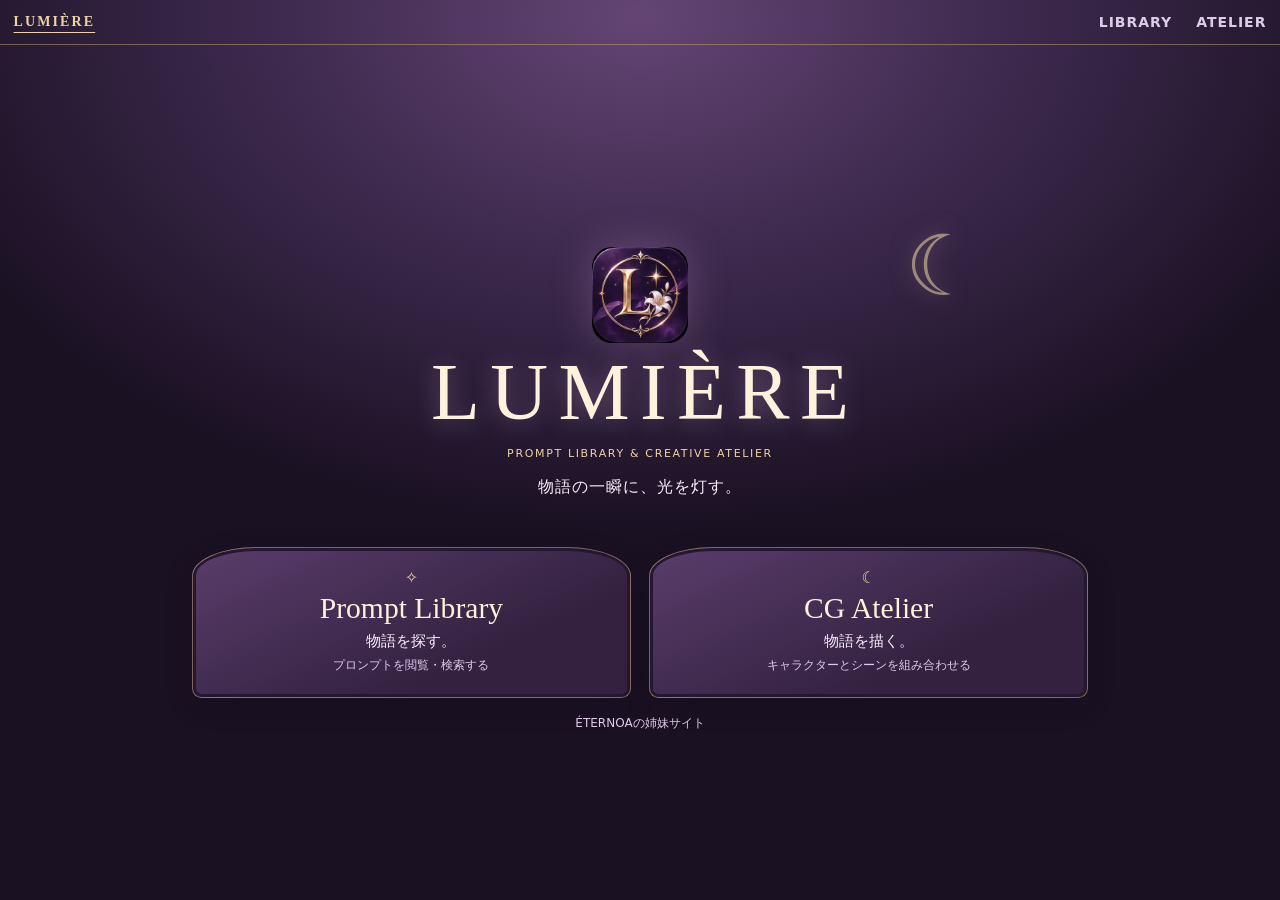
<file: index.html>
<!doctype html>
<html lang="ja">
<head>
  <meta charset="utf-8">
  <meta name="viewport" content="width=device-width,initial-scale=1,viewport-fit=cover">
  <meta name="theme-color" content="#171020">
  <meta name="apple-mobile-web-app-title" content="LUMIÈRE">
  <meta name="apple-mobile-web-app-capable" content="yes">
  <title>LUMIÈRE（リュミエール）</title>
  <link rel="apple-touch-icon" href="apple-touch-icon.png?v=trimmed">
  <link rel="stylesheet" href="studio.css?v=moonlit-1">
<link rel="icon" type="image/png" sizes="64x64" href="favicon.png"></head>
<body class="studio-home">
<nav class="studio-nav" aria-label="サイト内ナビゲーション"><a href="index.html" aria-current="page">LUMIÈRE</a><a href="library/">LIBRARY</a><a href="atelier.html">ATELIER</a></nav>
  <main class="studio-landing">
    <header class="studio-intro">
      <div class="studio-moon" aria-hidden="true">☾</div>
      <img class="studio-emblem" src="brand-logo.png" alt="" width="84" height="84">
      <h1>LUMIÈRE</h1>
      <p class="studio-subtitle" lang="en">PROMPT LIBRARY &amp; CREATIVE ATELIER</p>
      <p class="studio-copy">物語の一瞬に、光を灯す。</p>
    </header>
    <div class="studio-tools">
      <a href="library/">
        <span class="door-mark" aria-hidden="true">✧</span>
        <h2 lang="en">Prompt Library</h2>
        <p class="door-copy">物語を探す。</p>
        <p>プロンプトを閲覧・検索する</p>
      </a>
      <a href="atelier.html">
        <span class="door-mark" aria-hidden="true">☾</span>
        <h2 lang="en">CG Atelier</h2>
        <p class="door-copy">物語を描く。</p>
        <p>キャラクターとシーンを組み合わせる</p>
      </a>
    </div>
    <footer class="studio-footer">ÉTERNOAの姉妹サイト</footer>
  </main>
</body>
</html>
</file>
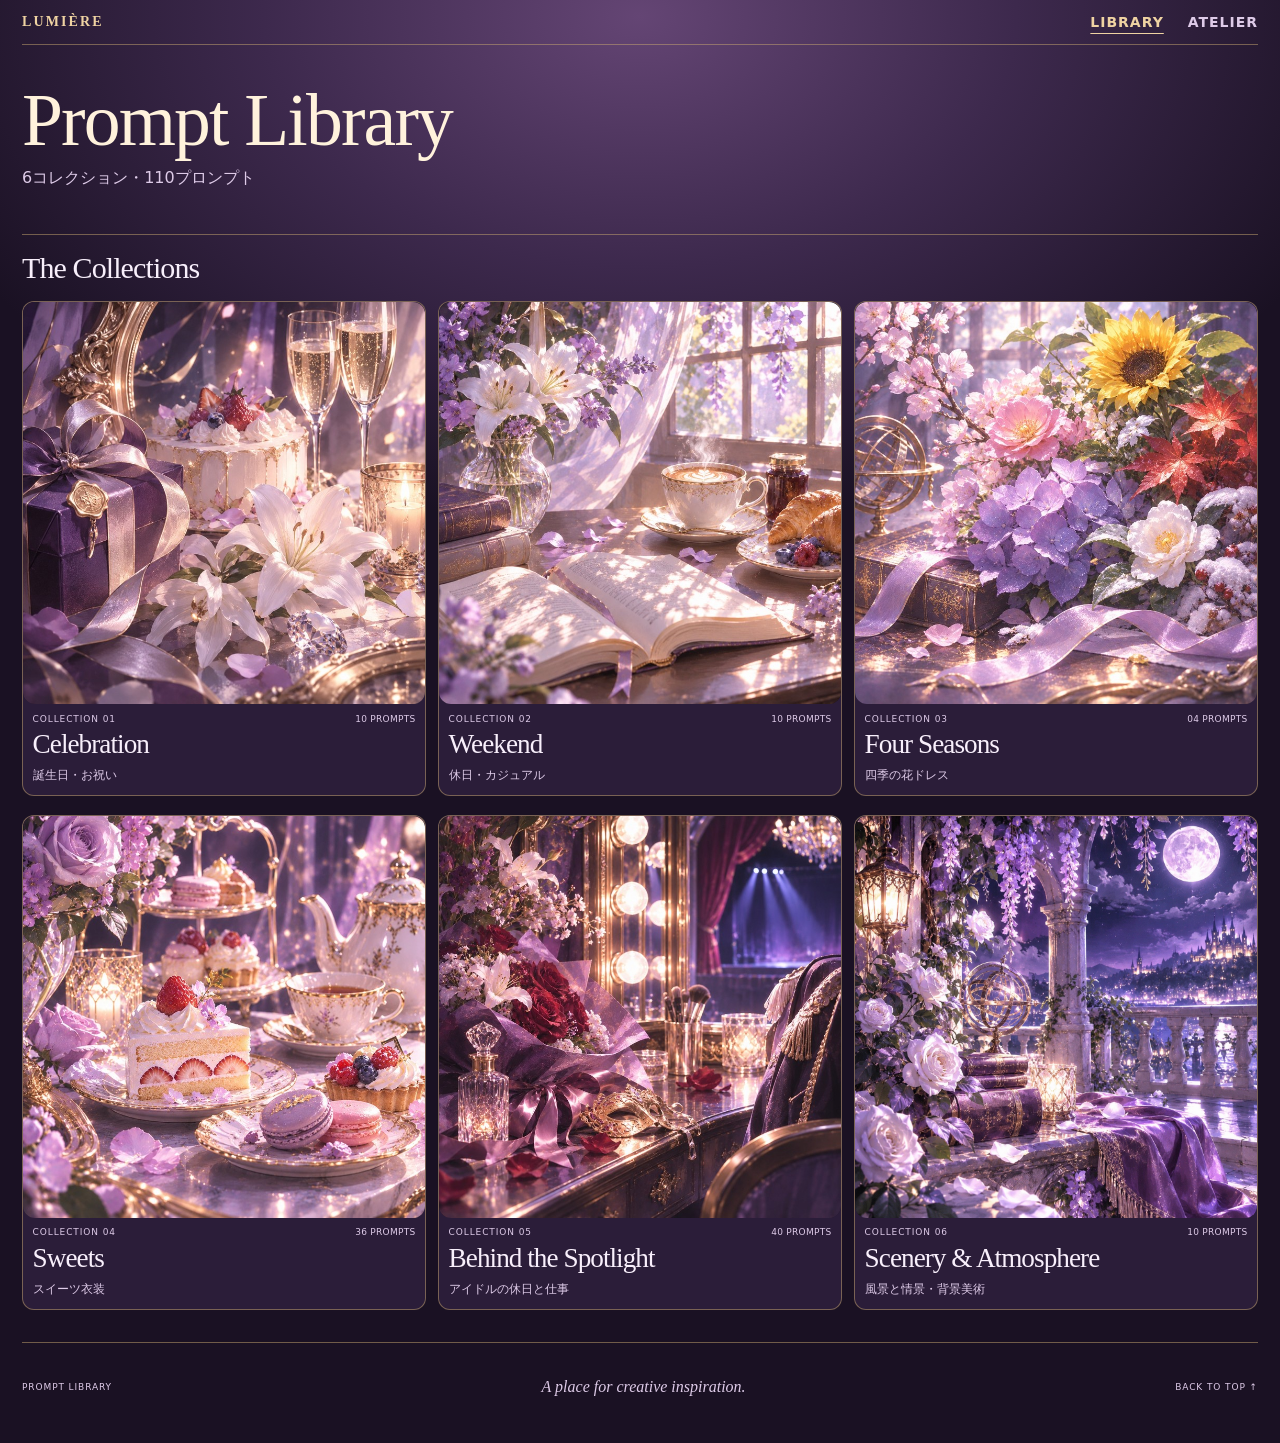
<file: library/index.html>
<!doctype html>
<html lang="ja"><head><meta charset="utf-8"><meta name="viewport" content="width=device-width,initial-scale=1,viewport-fit=cover"><meta name="theme-color" content="#171020"><meta name="description" content="創作のひらめきを、美しく収める場所。Lunoの画像生成プロンプトコレクション。"><title>Prompt Library | LUMIÈRE</title><link rel="stylesheet" href="style.css?v=square-covers-1"><link rel="stylesheet" href="../studio.css?v=moonlit-1"><link rel="apple-touch-icon" href="../apple-touch-icon.png?v=trimmed"><link rel="icon" type="image/png" sizes="64x64" href="../favicon.png"></head>
<body class="archive" id="top"><main class="shell"><nav class="studio-nav" aria-label="サイト内ナビゲーション"><a href="../index.html">LUMIÈRE</a><a href="../library/" aria-current="page">LIBRARY</a><a href="../atelier.html">ATELIER</a></nav>
<section class="hero"><h1 lang="en">Prompt Library</h1><p>6コレクション・110プロンプト</p></section>
<section id="collections" aria-labelledby="collections-title"><div class="section-heading"><h2 id="collections-title">The Collections</h2></div><div class="collection-grid"><a class="collection-card" href="birthday.html"><div class="visual"><img src="covers/celebration.jpg" width="768" height="768" alt="" loading="lazy" decoding="async"></div><div class="meta"><span class="num">COLLECTION 01<span>10 PROMPTS</span></span><h2>Celebration</h2><p>誕生日・お祝い</p><span class="card-arrow" aria-hidden="true">↗</span></div></a><a class="collection-card" href="weekend.html"><div class="visual"><img src="covers/weekend.jpg" width="768" height="768" alt="" loading="lazy" decoding="async"></div><div class="meta"><span class="num">COLLECTION 02<span>10 PROMPTS</span></span><h2>Weekend</h2><p>休日・カジュアル</p><span class="card-arrow" aria-hidden="true">↗</span></div></a><a class="collection-card" href="seasons.html"><div class="visual"><img src="covers/four-seasons.jpg" width="768" height="768" alt="" loading="lazy" decoding="async"></div><div class="meta"><span class="num">COLLECTION 03<span>04 PROMPTS</span></span><h2>Four Seasons</h2><p>四季の花ドレス</p><span class="card-arrow" aria-hidden="true">↗</span></div></a><a class="collection-card" href="sweets.html"><div class="visual"><img src="covers/sweets.jpg" width="768" height="768" alt="" loading="lazy" decoding="async"></div><div class="meta"><span class="num">COLLECTION 04<span>36 PROMPTS</span></span><h2>Sweets</h2><p>スイーツ衣装</p><span class="card-arrow" aria-hidden="true">↗</span></div></a><a class="collection-card" href="idol.html"><div class="visual"><img src="covers/behind-the-spotlight.jpg" width="768" height="768" alt="" loading="lazy" decoding="async"></div><div class="meta"><span class="num">COLLECTION 05<span>40 PROMPTS</span></span><h2>Behind the Spotlight</h2><p>アイドルの休日と仕事</p><span class="card-arrow" aria-hidden="true">↗</span></div></a><a class="collection-card" href="scenery.html"><div class="visual"><img src="covers/scenery-and-atmosphere.jpg" width="1254" height="1254" alt="" loading="lazy" decoding="async"></div><div class="meta"><span class="num">COLLECTION 06<span>10 PROMPTS</span></span><h2>Scenery &amp; Atmosphere</h2><p>風景と情景・背景美術</p><span class="card-arrow" aria-hidden="true">↗</span></div></a></div></section><footer class="footer"><a href="index.html">PROMPT LIBRARY</a><span>A place for creative inspiration.</span><a href="#top">BACK TO TOP ↑</a></footer></main></body></html>
</file>
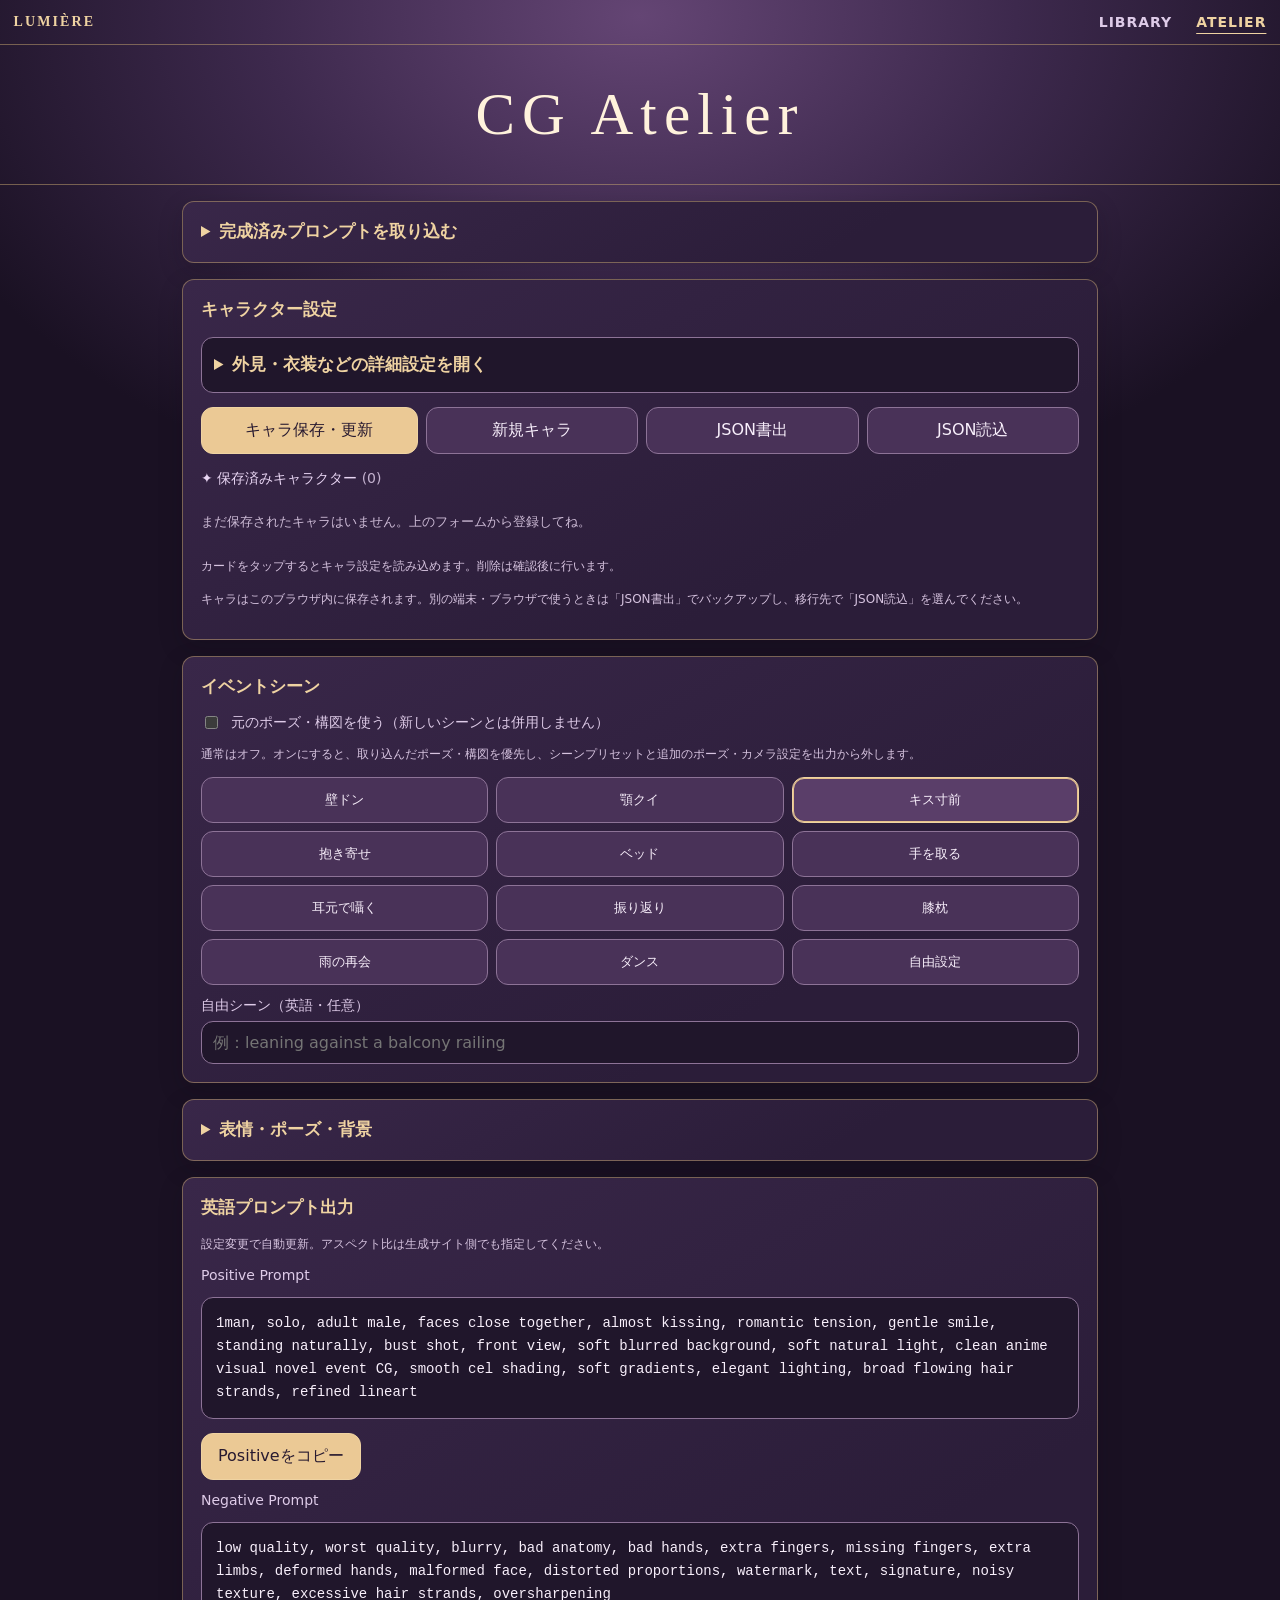
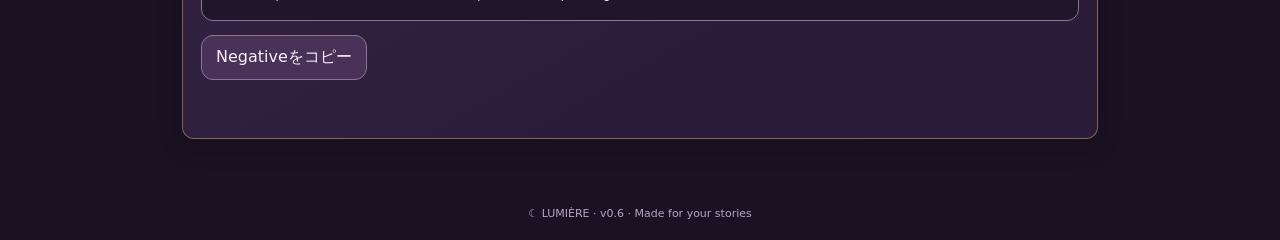
<file: atelier.html>
<!doctype html>
<html lang="ja"><head><meta charset="utf-8"><meta name="viewport" content="width=device-width,initial-scale=1,viewport-fit=cover"><meta name="theme-color" content="#21172e"><meta name="apple-mobile-web-app-capable" content="yes"><meta name="apple-mobile-web-app-status-bar-style" content="default"><meta name="apple-mobile-web-app-title" content="LUMIÈRE"><link rel="apple-touch-icon" sizes="180x180" href="./apple-touch-icon.png?v=trimmed"><title>CG Atelier | LUMIÈRE</title>
<style>
:root{font-family:system-ui,-apple-system,"Noto Sans JP",sans-serif;color:#f7eefb;background:#171020}*{box-sizing:border-box}body{margin:0;background:radial-gradient(ellipse at top,#49345c 0,#21172e 35%,#171020 90%);min-height:100vh}header{text-align:center;padding:42px 15px 26px;border-bottom:1px solid #9b7ca35c}header .moon{color:#d9bd83;font-size:32px}h1{font:normal clamp(34px,9vw,56px) Georgia,serif;letter-spacing:.12em;margin:5px 0;color:#f7eafa}header p{color:#d8c3e8;font-size:13px}small,.muted{color:#c3b1ce}main{max-width:940px;margin:auto;padding:18px 12px 90px}.panel{border:1px solid #ad8db377;background:#30223eeb;border-radius:16px;padding:18px;margin:0 0 16px;box-shadow:0 8px 24px #10091730}h2{font-size:17px;color:#ecd7f7;margin:0 0 14px;font-weight:600}h2 span{color:#d6b87f;margin-right:7px}label{display:block;font-size:13px;color:#e5d7ed;margin:12px 0 6px}input,textarea,select{width:100%;background:#1d1529;color:#fff;border:1px solid #826d91;border-radius:9px;padding:11px;font:inherit;font-size:14px;min-width:0}textarea{min-height:88px;resize:vertical}#parsedOther{min-height:68px;max-height:145px}#parsedDetails textarea{min-height:100px;resize:vertical;overflow-y:hidden}.import-area{min-height:145px}.import-details{margin-top:14px;border:1px solid #866b98;border-radius:12px;padding:12px;background:#251a34}.import-details summary{cursor:pointer;color:#ead8f3;font-size:14px}.character-editor{margin:0 0 14px;border:1px solid #866b98;border-radius:12px;padding:12px;background:#251a34}.character-editor summary{cursor:pointer;color:#ead8f3;font-size:14px;padding:3px 0}.character-editor[open] summary{margin-bottom:10px}.quick-save{margin-top:14px;padding:13px;border:1px solid #8c719c;border-radius:12px;background:#281d36}.quick-save button{width:100%;margin-top:10px}.import-note{font-size:12px;color:#d7c4e1;line-height:1.65}select{appearance:auto}.cols{display:grid;grid-template-columns:1fr 1fr;gap:12px}.choices{display:grid;grid-template-columns:repeat(3,minmax(0,1fr));gap:8px}.choice{background:#3b2a4b;border:1px solid #775d8b;border-radius:10px;color:#f3e6fa;padding:13px 5px;min-height:53px;font-size:13px;cursor:pointer}.choice.active{border-color:#e7c38c;background:#6b4c84;box-shadow:inset 0 0 0 1px #e7c38c}button{font:inherit;cursor:pointer}button.primary{background:linear-gradient(120deg,#8b6bad,#5d427b);border:1px solid #d6b87f;color:white;border-radius:10px;padding:12px 16px}button.danger{background:#422637;border:1px solid #a8778e;color:#ffe5ee;border-radius:10px;padding:10px 14px}button.secondary{background:#423150;border:1px solid #927b9d;color:white;border-radius:10px;padding:11px 14px}.actions{display:flex;gap:8px;flex-wrap:wrap;margin-top:14px}.actions>*{flex:1}pre{white-space:pre-wrap;overflow-wrap:anywhere;font-size:13px;line-height:1.7;color:#f4e8fb;background:#1a1323;border:1px solid #725b81;border-radius:10px;padding:14px;min-height:85px}footer{text-align:center;font-size:11px;color:#b9a4c6;padding:20px}.note{font-size:12px;color:#d6c3df;line-height:1.7}.library{display:grid;grid-template-columns:repeat(2,minmax(0,1fr));gap:9px;margin-top:12px}.saved-card{display:flex;align-items:center;justify-content:space-between;gap:6px;min-width:0;border:1px solid #826d91;background:#251b32;border-radius:11px;padding:7px}.saved-card.active{border-color:#e7c38c}.saved-name{background:transparent;border:0;color:#f6eafb;text-align:left;flex:1;min-width:0;padding:9px 5px;overflow-wrap:anywhere}.saved-delete{background:transparent;border:0;color:#cbb6d5;padding:7px;font-size:12px}.library-empty{color:#cdbbd6;font-size:13px;grid-column:1/-1}.library-heading{margin-top:16px;color:#e8d5f3;font-size:14px}#status{min-height:20px;color:#e7c38c;font-size:12px;margin-top:8px}@media(max-width:520px){.cols{grid-template-columns:1fr}.panel{padding:14px}.choices{grid-template-columns:repeat(2,minmax(0,1fr))}header{padding-top:30px}.actions>*{min-width:130px}.library{grid-template-columns:1fr 1fr}}
</style><link rel="stylesheet" href="studio.css?v=moonlit-1"><link rel="icon" type="image/png" sizes="64x64" href="favicon.png"></head><body class="atelier">
<nav class="studio-nav" aria-label="サイト内ナビゲーション"><a href="index.html">LUMIÈRE</a><a href="library/">LIBRARY</a><a href="atelier.html" aria-current="page">ATELIER</a></nav><header><h1>CG Atelier</h1></header>
<main>
<section class="panel" id="prompt-import"><details id="importPanel"><summary>完成済みプロンプトを取り込む</summary><p id="libraryHandoffStatus" role="status" hidden></p><p class="note">普段使っている英語プロンプトをそのまま貼り付けて、人物属性・外見・衣装・アクセサリー・ポーズ・構図・背景・画風に分解できます。元の文章は保持し、分類結果は編集できます。</p><label for="rawPrompt">元のプロンプト</label><textarea id="rawPrompt" class="import-area" placeholder="1boy, black hair, golden eyes, ..."></textarea><div class="actions"><button class="primary" id="parsePrompt">自動分解する</button><button class="secondary" id="resetImport">分類をクリア</button></div><div class="quick-save"><label for="quickName">分解したキャラクターの名前</label><input id="quickName" placeholder="例：フェリクス" autocomplete="off"><button class="primary" id="quickSave" type="button">この内容でキャラ保存</button><p class="note">分類結果を確認・編集してから保存できます。既存キャラは確認後に上書きします。</p></div><p class="import-note">※ キーワードに基づく簡易分類です。分類結果を確認してください。未分類の内容も生成プロンプトに保持します。元のポーズ・構図・背景は保存しますが、通常の生成ではシーン設定を優先します。</p><details class="import-details" id="parsedDetails"><summary>分類結果を確認・編集</summary><label for="parsedIdentity">人物・属性</label><textarea id="parsedIdentity"></textarea><label for="parsedAppearance">外見</label><textarea id="parsedAppearance"></textarea><label for="parsedOutfit">衣装</label><textarea id="parsedOutfit"></textarea><label for="parsedAccessories">アクセサリー</label><textarea id="parsedAccessories"></textarea><label for="parsedPose">元のポーズ・動作・視線（保存用）</label><textarea id="parsedPose"></textarea><label for="parsedCamera">元の構図・アングル（保存用）</label><textarea id="parsedCamera"></textarea><label for="parsedBackground">元の背景</label><textarea id="parsedBackground"></textarea><label for="parsedStyle">画風・品質</label><textarea id="parsedStyle"></textarea><label for="parsedOther">未分類・その他（内容確認用）</label><textarea id="parsedOther"></textarea></details></details></section><section class="panel"><h2>キャラクター設定</h2><details class="character-editor" id="characterEditor"><summary>外見・衣装などの詳細設定を開く</summary><div class="cols"><div><label for="name">キャラクター名</label><input id="name" placeholder="例：フェリクス"></div><div><label for="subject">人物・人数</label><select id="subject"><option value="1man, solo, adult male">成人男性・1人</option><option value="1woman, solo, adult woman">成人女性・1人</option><option value="1man, 1woman, adult couple">成人男女・2人</option><option value="2men, adult male couple">成人男性・2人</option><option value="2women, adult female couple">成人女性・2人</option></select></div></div><label for="appearance">外見プロンプト（英語）</label><textarea id="appearance" placeholder="silver hair, violet eyes, tall, handsome adult man..."></textarea><label for="outfit">衣装（英語）</label><textarea id="outfit" placeholder="black shirt, elegant jacket..."></textarea><label for="base">既存のプロンプト・LoRA（そのまま保持）</label><textarea id="base" placeholder="LoRA tags, quality tags..."></textarea><p class="note">上の自動分解を使うと外見と衣装に反映されます。ポーズ・構図はシーン設定と別に管理されます。</p></details><div class="actions"><button class="primary" id="save">キャラ保存・更新</button><button class="secondary" id="newCharacter">新規キャラ</button><button class="secondary" id="backup">JSON書出</button><button class="secondary" id="restore">JSON読込</button><input id="restoreFile" type="file" accept=".json,application/json" hidden></div><div class="library-heading">✦ 保存済みキャラクター <span id="savedCount" class="muted"></span></div><div id="savedCharacters" class="library" aria-label="保存済みキャラクター"></div><p class="note">カードをタップするとキャラ設定を読み込めます。削除は確認後に行います。</p><p class="note">キャラはこのブラウザ内に保存されます。別の端末・ブラウザで使うときは「JSON書出」でバックアップし、移行先で「JSON読込」を選んでください。</p></section>
<section class="panel"><h2>イベントシーン</h2><label style="display:flex;align-items:center;gap:10px"><input id="includeOriginalScene" type="checkbox" style="width:auto;accent-color:#d6b87f">元のポーズ・構図を使う（新しいシーンとは併用しません）</label><p class="note">通常はオフ。オンにすると、取り込んだポーズ・構図を優先し、シーンプリセットと追加のポーズ・カメラ設定を出力から外します。</p><div class="choices" id="scenes"></div><label for="customScene">自由シーン（英語・任意）</label><input id="customScene" placeholder="例：leaning against a balcony railing"></section>
<section class="panel"><details><summary>表情・ポーズ・背景</summary><div class="cols"><div><label for="expression">表情</label><select id="expression"></select></div><div><label for="pose">ポーズ</label><select id="pose"></select></div><div><label for="background">背景</label><select id="background"></select></div><div><label for="light">光・時間帯</label><select id="light"></select></div><div><label for="camera">カメラ距離</label><select id="camera"></select></div><div><label for="angle">カメラアングル</label><select id="angle"></select></div><div><label for="ratio">アスペクト比（参考表示）</label><select id="ratio"><option>3:4</option><option>1:1</option><option>4:3</option><option>16:9</option><option>9:16</option></select></div><div><label for="style">画風</label><select id="style"><option value="clean anime visual novel event CG, smooth cel shading, soft gradients, elegant lighting, broad flowing hair strands, refined lineart">恋愛ADV・滑らかなアニメCG</option><option value="anime character design, full body, clean lineart, simple background">立ち絵</option><option value="cinematic anime illustration, atmospheric lighting, soft background blur">映画的なアニメCG</option></select></div></div></details></section>
<section class="panel"><h2>英語プロンプト出力</h2><p class="note">設定変更で自動更新。アスペクト比は生成サイト側でも指定してください。</p><label>Positive Prompt</label><pre id="positive"></pre><button class="primary" id="copyPositive">Positiveをコピー</button><label>Negative Prompt</label><pre id="negative"></pre><button class="secondary" id="copyNegative">Negativeをコピー</button><p id="status" role="status"></p></section>
</main><footer>☾ LUMIÈRE · v0.6 · Made for your stories</footer>
<script>
const $=id=>document.getElementById(id);
const scenes=[["壁ドン","kabedon, leaning close against a wall"],["顎クイ","gently lifting the chin, intimate eye contact"],["キス寸前","faces close together, almost kissing, romantic tension"],["抱き寄せ","pulling someone into a gentle embrace"],["ベッド","sitting on a bed, intimate quiet atmosphere"],["手を取る","gently taking a hand"],["耳元で囁く","whispering close to the ear"],["振り返り","looking back over the shoulder"],["膝枕","resting head on someone's lap"],["雨の再会","emotional reunion in the rain"],["ダンス","romantic slow dance"],["自由設定",""]];
const expressions=[["自然な微笑み","gentle smile"],["無表情","neutral expression"],["照れ","blushing"],["挑発","teasing smirk"],["真剣","serious expression"],["切なさ","wistful expression"],["喜び","joyful smile"],["悲しみ","sad expression"],["怒り","angry expression"],["驚き","surprised expression"],["困惑","confused expression"],["不安","anxious expression"],["安心","relieved expression"],["眠気","sleepy eyes"],["眠り","sleeping peacefully"],["微笑","subtle smile"],["満面の笑み","bright smile"],["苦笑","wry smile"],["含み笑い","knowing smile"],["照れ笑い","shy smile"],["泣き笑い","smiling through tears"],["涙目","teary eyes"],["泣く","crying"],["号泣","sobbing"],["寂しげ","lonely gaze"],["憂い","melancholic expression"],["決意","determined expression"],["冷淡","cold gaze"],["睨む","intense glare"],["見下ろす","half-lidded commanding gaze"],["甘い視線","affectionate gaze"],["熱い視線","passionate gaze"],["目を逸らす","averting eyes"],["目を閉じる","eyes closed"],["ウインク","winking"],["悪戯っぽい","mischievous grin"],["嫉妬","jealous expression"],["独占欲","possessive gaze"],["恍惚","dreamy expression"]];
const poses=[["自然な立ち姿","standing naturally"],["座る","sitting"],["歩く","walking"],["振り向く","turning around"],["見上げる","looking up"],["見下ろす","looking down"],["腕を組む","arms crossed"],["片手を伸ばす","reaching out one hand"],["手を差し出す","offering a hand"],["頬に触れる","touching a cheek"],["髪に触れる","touching hair"],["手袋を外す","removing a glove"],["ネクタイを緩める","loosening a tie"],["壁に手をつく","hand against a wall"],["腰に手を添える","hand at the waist"],["抱きしめる","embracing"],["顔を寄せる","leaning closer"],["指を絡める","interlacing fingers"],["手を握る","holding hands"],["頬杖","resting chin on hand"],["横になる","lying down"],["ベッドに座る","sitting on a bed"],["ソファに座る","sitting on a sofa"],["窓辺に立つ","standing by a window"],["本を読む","reading a book"],["カップを持つ","holding a cup"],["花を差し出す","offering flowers"],["背中を向ける","back facing viewer"],["片膝をつく","kneeling on one knee"],["ダンスする","dancing"],["自由指定",""]];
const backgrounds=[["ぼかし背景","soft blurred background"],["寝室","cozy bedroom"],["夜の寝室","bedroom at night"],["リビング","modern living room"],["ソファ","elegant lounge"],["カフェ","quiet cafe"],["図書館","library"],["学校の廊下","school corridor"],["教室","classroom"],["屋上","rooftop"],["都会の夜景","city skyline at night"],["夜の路地","city alley at night"],["公園","park"],["桜並木","cherry blossom path"],["海辺","seaside"],["夕暮れの海","beach at sunset"],["雨の街","rainy city street"],["駅のホーム","train platform"],["ホテル","luxury hotel room"],["バルコニー","balcony"],["西洋の城","fantasy castle"],["王宮の広間","royal ballroom"],["玉座の間","throne room"],["中世の街","medieval town"],["森","enchanted forest"],["庭園","flower garden"],["神殿","ancient temple"],["砂漠の宮殿","arabian palace"],["星空","starry night sky"],["自由背景",""]];
const lights=[["柔らかな自然光","soft natural light"],["朝日","morning sunlight"],["昼光","daylight"],["夕暮れ","golden hour"],["マジックアワー","purple-blue twilight"],["夜","night atmosphere"],["月明かり","moonlight"],["キャンドル","warm candlelight"],["逆光","soft backlighting"],["窓からの光","window light"],["室内灯","warm indoor lighting"]];
const cameras=[["バストアップ","bust shot"],["顔アップ","face close-up"],["上半身","upper body shot"],["腰上","waist-up shot"],["膝上","knee-up shot"],["全身","full body shot"],["超接写","extreme close-up"]];
const angles=[["正面","front view"],["斜め45度","three-quarter view"],["横顔","side profile"],["背面","back view"],["俯瞰","high angle view"],["煽り","low angle view"],["主観視点","point of view"]];
function fill(id,data){$(id).innerHTML=data.map(([a,b])=>'<option value="'+b.replaceAll('"','&quot;')+'">'+a+'</option>').join('')}
fill('expression',expressions);fill('pose',poses);fill('background',backgrounds);fill('light',lights);fill('camera',cameras);fill('angle',angles);
let selected=2;
function renderScenes(){$('scenes').innerHTML='';scenes.forEach(([name],i)=>{let b=document.createElement('button');b.className='choice'+(selected===i?' active':'');b.textContent=name;b.type='button';b.onclick=()=>{selected=i;renderScenes();update()};$('scenes').append(b)})}
const clean=s=>(s||'').trim().replace(/^[,\s]+|[,\s]+$/g,'');
const parsedFields=['rawPrompt','parsedIdentity','parsedAppearance','parsedOutfit','parsedAccessories','parsedPose','parsedCamera','parsedBackground','parsedStyle','parsedOther'];
const tokenRules=[
['identity',/\b(?:\d+\s*(?:male|female|man|men|woman|women|boy|girl)|solo|couple|years old|aged|age \d+|japanese|korean|chinese|nationality|yakuza|clan boss|mafia|detective|knight|prince|princess|king|queen|occupation|profession|adult male|adult female)\b/i],
['camera',/\b(?:three.quarter body|three.quarter view|full.body|upper.body|half.body|waist.up|knee.up|bust shot|close.up|portrait|low angle|high angle|eye.level|from above|from below|side view|front view|back view|dutch angle|wide shot|medium shot|slightly low angle)\b/i],
['pose',/\b(?:standing|sitting|kneeling|lying|walking|running|leaning|reaching|holding|adjusting|resting|turning|crossed arms|hand on|hand near|one hand|other hand|body angled|relaxed stance|posture|looking at|looking away|gazing at|facing|tilting|arms |hands |glove at the wrist|beside viewer|sideways|upright|gesture|pose|stance)\b/i],
['background',/\b(?:background|scenery|landscape|garden|street|room|bedroom|library|balcony|forest|ocean|beach|castle|interior|outdoor|indoors|sky|cityscape|wallpaper)\b/i],
['style',/\b(?:anime illustration|anime style|visual novel|line ?art|cel shading|rendering|masterpiece|best quality|high quality|detailed illustration|detailed face|smooth gradient|lighting style|photorealistic|painting style|art style)\b/i],
['accessories',/\b(?:ring|necklace|earrings?|piercings?|bracelet|pendant|brooch|hairpin|jewelry|jewellery|wristwatch|watch|choker|accessor(?:y|ies))\b/i],
['outfit',/\b(?:uniform|jacket|shirt|coat|dress|trousers|pants|skirt|sash|gloves|boots|shoes|tie|vest|waistcoat|cloak|cape|suit|armor|armour|belt|collar|sleeves|fabric|trim|accents|ceremonial|formal royal|structured shoulders|military|outfit|clothing|embroider|button|epaulette)\b/i],
['appearance',/\b(?:broad shoulders|shoulder width|hair reaching|hair length|ponytail|side.swept bangs|face.framing|defined jawline|jawline|masculine|feminine|mature|handsome|beautiful|athletic|muscular|slender|physique|build|body type|tall|short|petite|hair|bangs|eyes|gaze|eyebrows|eyelashes|ears|skin|face|facial|expression|smile|lips|nose|freckles|scar|beard|horns|tail|fangs|panther|wolf|cat ears|fox ears|aura)\b/i]
];
function classifyPrompt(raw){
 const bins={identity:[],appearance:[],outfit:[],accessories:[],pose:[],camera:[],background:[],style:[],other:[]};
 const clothingContext=/\b(?:attire|uniform|jacket|shirt|coat|collar|lapels?|embroidery|trim|sleeves?|waistcoat|vest|suit|dress|garment|outfit|clothing|fur.trimmed|chest panels?|ceremonial|fashion|structured shoulders)\b/i;
 const hairContext=/\b(?:hair|fringe|bangs|forehead|hairline|ponytail|hair locks|hair sections?|mane|nape)\b/i;
 const beastContext=/\b(?:tiger|lion|feline|beastman|fur|inner ear|ear shape|animal ears?|whiskers?|muzzle|claws?|horns?|wings?|tail)\b/i;
 const accessoryContext=/\b(?:gemstone|gem|crystal|ornament|jewel|jewelry|jewellery|earrings?|necklace|pendant|brooch|ring|bracelet|piercing|choker|accessor(?:y|ies))\b/i;
 const cameraContext=/\b(?:chest.up|upper chest visible|shoulders visible|face prominently featured|close.up|portrait|composition|framing|upper body|full body|waist.up|three.quarter view|angle|view|shot)\b/i;
 const identityContext=/\b(?:charisma|personality|demeanor|temperament|occupation|profession|clan boss|yakuza|mafia)\b/i;
 raw.split(/[,\n]+/).map(x=>x.trim()).filter(Boolean).forEach(t=>{
   let category;
   if(/\b(?:partially exposed upper chest|open neckline|exposed collarbone|deep open collar)\b/i.test(t))category='outfit';
   else if(/\b(?:chest.up composition|upper chest visible|shoulders visible)\b/i.test(t))category='camera';
   else if(/\b(?:thick neck|well.defined chest|warm honey.gold undertones|lion mane.inspired hairstyle|sun.kissed skin|strong masculine proportions|confident smirk|bold charismatic appearance|powerful charismatic presence|confident seductive charm|regal masculine elegance)\b/i.test(t))category='appearance';
   else if(cameraContext.test(t))category='camera';
   else if(accessoryContext.test(t))category='accessories';
   else if(clothingContext.test(t))category='outfit';
   else if(hairContext.test(t)||beastContext.test(t))category='appearance';
   else if(identityContext.test(t))category='identity';
   else {const match=tokenRules.find(([_,re])=>re.test(t));category=match?match[0]:'other'}
   bins[category].push(t);
 });
 return bins;
}
function growParsedField(el){if(!el)return;el.style.height='auto';const contentHeight=el.scrollHeight;el.style.height=Math.min(Math.max(contentHeight,110),260)+'px';el.style.overflowY=contentHeight>260?'scroll':'auto';el.style.webkitOverflowScrolling='touch'}
function verifyImportBins(raw,bins){const original=raw.split(/[,\n]+/).map(x=>x.trim()).filter(Boolean);const output=Object.values(bins).flat();return original.length===output.length&&original.every((t,i)=>output.filter(x=>x===t).length===original.filter(x=>x===t).length)}
function parseImport(){const raw=$('rawPrompt').value;if(!raw.trim()){status('取り込むプロンプトを入力してください');return}const bins=classifyPrompt(raw);$('parsedIdentity').value=bins.identity.join(', ');$('parsedAccessories').value=bins.accessories.join(', ');$('parsedBackground').value=bins.background.join(', ');$('parsedStyle').value=bins.style.join(', ');$('parsedAppearance').value=bins.appearance.join(', ');$('parsedOutfit').value=bins.outfit.join(', ');$('parsedPose').value=bins.pose.join(', ');$('parsedCamera').value=bins.camera.join(', ');$('parsedOther').value=bins.other.join(', ');parsedFields.filter(k=>k!=='rawPrompt').forEach(k=>growParsedField($(k)));$('parsedDetails').open=true;applyParsed();if(!$('quickName').value.trim())$('quickName').value=$('name').value;status(verifyImportBins(raw,bins)?'自動分解しました。元の項目はすべて保持されています。分類結果を確認・編集してください':'分類結果の照合に失敗しました。元プロンプトを確認してください')}
function applyParsed(){$('appearance').value=$('parsedAppearance').value;$('outfit').value=$('parsedOutfit').value;update()}
$('parsePrompt').onclick=parseImport;
$('resetImport').onclick=()=>{parsedFields.forEach(k=>$(k).value='');$('parsedDetails').open=false;update();status('分類結果をクリアしました（キャラ設定は維持）')};
['parsedAppearance','parsedOutfit'].forEach(k=>$(k).addEventListener('input',applyParsed));
['parsedIdentity','parsedAccessories','parsedPose','parsedCamera','parsedBackground','parsedStyle','parsedOther'].forEach(k=>$(k).addEventListener('input',update));
parsedFields.filter(k=>k!=='rawPrompt').forEach(k=>$(k).addEventListener('input',()=>growParsedField($(k))));
function normalizeAppearance(s){return (s||'').split(',').map(x=>x.trim()).filter(x=>x&&!/^(?:\\d+\\s*(?:boy|boys|girl|girls|man|men|woman|women)|male|female|solo|adult male|adult female|adult couple)$/i.test(x)).join(', ')}
function update(){const identity=($('parsedIdentity').value||'').split(',').map(x=>x.trim()).filter(x=>x&&!/^(?:1male|1female|1man|1woman|2men|2women|solo|adult male|adult female|adult couple)$/i.test(x)).join(', ');const parts=[$('subject').value,identity,normalizeAppearance($('appearance').value),$('outfit').value,$('parsedAccessories').value,$('parsedOther').value,$('base').value,...($('includeOriginalScene').checked?[$('parsedPose').value,$('parsedCamera').value]:[scenes[selected][1],$('customScene').value,$('expression').value,$('pose').value,$('camera').value,$('angle').value ]),$('includeOriginalScene').checked?$('parsedBackground').value:'',$('background').value,$('light').value,$('parsedStyle').value,$('style').value].map(clean).filter(Boolean);$('positive').textContent=parts.join(', ');$('negative').textContent='low quality, worst quality, blurry, bad anatomy, bad hands, extra fingers, missing fingers, extra limbs, deformed hands, malformed face, distorted proportions, watermark, text, signature, noisy texture, excessive hair strands, oversharpening'}
document.querySelectorAll('input,textarea,select').forEach(el=>{el.addEventListener('input',update);el.addEventListener('change',update)});renderScenes();update();
function status(t){$('status').textContent=t}
async function copy(id){try{await navigator.clipboard.writeText($(id).textContent);status('コピーしました')}catch(e){status('コピーできませんでした。テキストを長押ししてコピーしてください')}}
$('copyPositive').onclick=()=>copy('positive');$('copyNegative').onclick=()=>copy('negative');
const charFields=['name','subject','appearance','outfit','base',...parsedFields];let activeCharacter='';
function current(){return Object.fromEntries(charFields.map(k=>[k,$(k).value]))}
function all(){try{const v=JSON.parse(localStorage.getItem('lunostill.characters')||'{}');return v&&typeof v==='object'&&!Array.isArray(v)?v:{}}catch{return {}}}
function renderLibrary(){const a=all(),names=Object.keys(a).sort((x,y)=>x.localeCompare(y,'ja'));$('savedCount').textContent='('+names.length+')';const root=$('savedCharacters');root.replaceChildren();if(!names.length){const p=document.createElement('p');p.className='library-empty';p.textContent='まだ保存されたキャラはいません。上のフォームから登録してね。';root.append(p);return}
names.forEach(n=>{const card=document.createElement('div');card.className='saved-card'+(n===activeCharacter?' active':'');const load=document.createElement('button');load.className='saved-name';load.type='button';load.textContent='✦ '+n;load.title=n+'を読み込む';load.onclick=()=>{const data=all()[n];if(!data)return;charFields.forEach(k=>{if(typeof data[k]==='string')$(k).value=data[k];else if(k!=='subject')$(k).value=''});activeCharacter=n;$('quickName').value=n;$('characterEditor').open=false;update();renderLibrary();status('読み込みました：'+n)};const del=document.createElement('button');del.className='saved-delete';del.type='button';del.textContent='削除';del.setAttribute('aria-label',n+'を削除');del.onclick=()=>{if(!confirm('「'+n+'」を削除しますか？ この操作は取り消せません。'))return;const a=all();delete a[n];try{localStorage.setItem('lunostill.characters',JSON.stringify(a));if(activeCharacter===n)activeCharacter='';renderLibrary();status('削除しました：'+n)}catch{status('削除に失敗しました')}};card.append(load,del);root.append(card)})}
$('save').onclick=()=>{const n=$('name').value.trim();if(!n){status('キャラクター名を入力してください');return}try{const a=all();if($('parsedOther').value.trim()&&!confirm('未分類の項目が残っています。生成には保持されますが、内容を確認してから保存することをおすすめします。保存しますか？'))return;if(a[n]&&activeCharacter!==n&&!confirm('「'+n+'」は既に保存されています。上書きしますか？'))return;a[n]=current();a[n].name=n;localStorage.setItem('lunostill.characters',JSON.stringify(a));activeCharacter=n;$('quickName').value=n;renderLibrary();status('保存しました：'+n)}catch{status('保存できませんでした')}};
$('quickSave').onclick=()=>{const n=$('quickName').value.trim();if(!n){status('保存するキャラクター名を入力してください');$('quickName').focus();return}if(!$('rawPrompt').value.trim()){status('まず元のプロンプトを貼り付けて自動分解してください');return}if(!parsedFields.some(k=>k!=='rawPrompt'&&$(k).value.trim())){status('先に「自動分解する」を押してください');return}$('name').value=n;$('save').click()};
$('newCharacter').onclick=()=>{charFields.forEach(k=>{if(k==='subject')$(k).selectedIndex=0;else $(k).value=''});$('quickName').value='';$('parsedDetails').open=false;activeCharacter='';renderLibrary();update();status('新しいキャラクターを入力できます')};
renderLibrary();
$('backup').onclick=()=>{const blob=new Blob([JSON.stringify({version:1,characters:all()},null,2)],{type:'application/json'}),url=URL.createObjectURL(blob),a=document.createElement('a');a.href=url;a.download='lumiere-characters.json';a.click();setTimeout(()=>URL.revokeObjectURL(url),1000)};
$('restore').onclick=()=>$('restoreFile').click();$('restoreFile').onchange=async e=>{try{const data=JSON.parse(await e.target.files[0].text());if(!data.characters||typeof data.characters!=='object'||Array.isArray(data.characters))throw Error();const merged={...all(),...data.characters};localStorage.setItem('lunostill.characters',JSON.stringify(merged));renderLibrary();status('バックアップを復元しました')}catch{status('JSONの形式を確認してください')}e.target.value=''};

// Read once, so a reload cannot replace a new draft with a previous transfer.
try {
  const key = 'lunostill.libraryHandoff';
  const handoff = JSON.parse(sessionStorage.getItem(key));
  if (handoff && typeof handoff.prompt === 'string' && handoff.prompt.trim()) {
    sessionStorage.removeItem(key);
    $('importPanel').open = true;
    $('rawPrompt').value = handoff.prompt;
    if (handoff.gender === 'female') $('subject').selectedIndex = 1;
    if (handoff.gender === 'male') $('subject').selectedIndex = 0;
    update();
    const notice = $('libraryHandoffStatus');
    notice.textContent = handoff.title + 'を取り込みました。「自動分解する」で分類できます。';
    notice.hidden = false;
  }
} catch {
  // Manual input remains available when session storage is disabled.
}
</script></body></html>
</file>
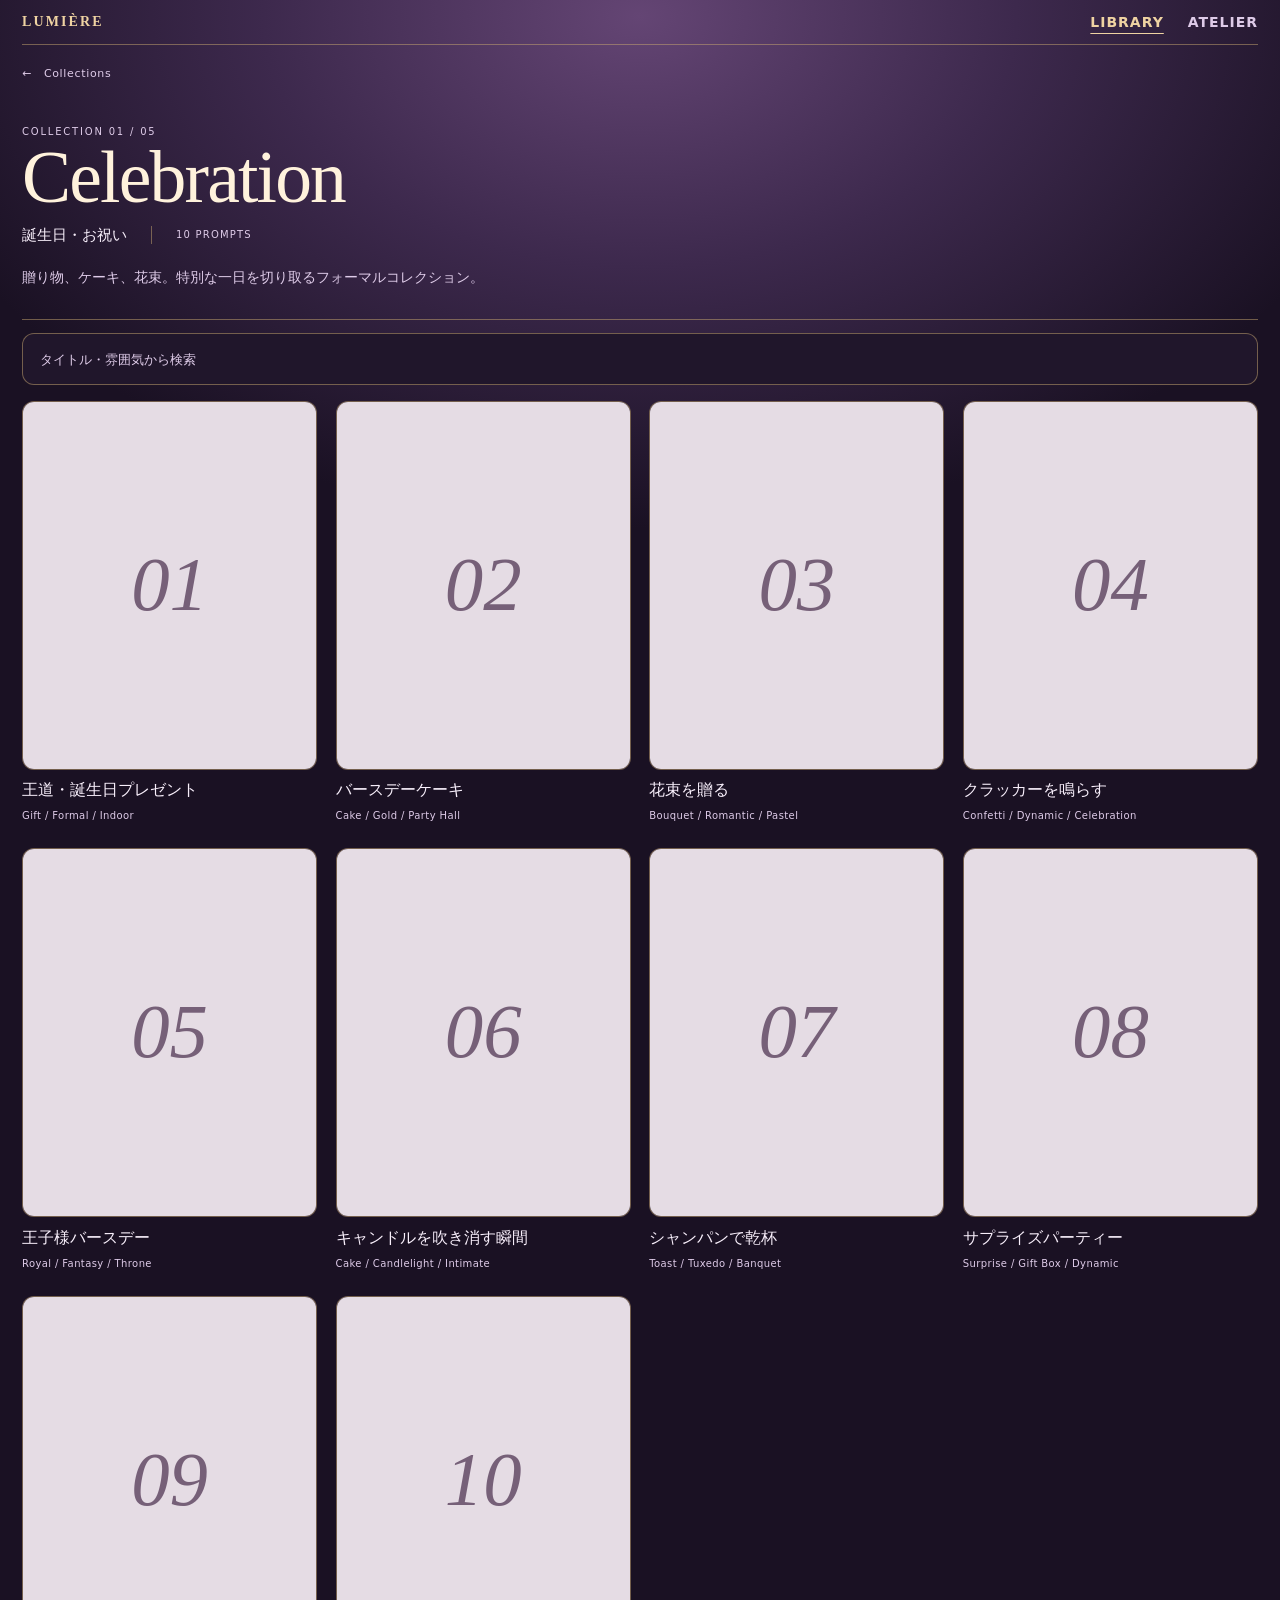
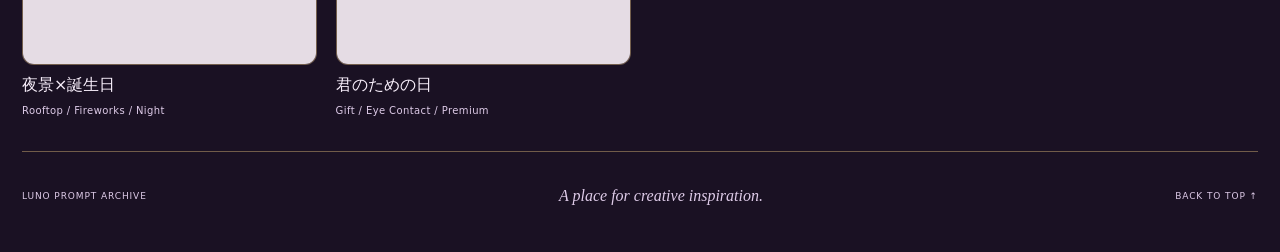
<file: library/birthday.html>
<!doctype html>
<html lang="ja">
<head>
<meta charset="utf-8">
<meta name="viewport" content="width=device-width,initial-scale=1,viewport-fit=cover">
<meta name="theme-color" content="#171020">
<title>Celebration｜誕生日・お祝い | LUMIÈRE</title>
<link rel="stylesheet" href="style.css?v=moonlit-1">
<link rel="stylesheet" href="../studio.css?v=moonlit-1"><link rel="apple-touch-icon" href="../apple-touch-icon.png?v=trimmed"><link rel="icon" type="image/png" sizes="64x64" href="../favicon.png"></head>
<body class="archive" id="top">
<main class="shell">
<nav class="studio-nav" aria-label="サイト内ナビゲーション"><a href="../index.html">LUMIÈRE</a><a href="../library/" aria-current="page">LIBRARY</a><a href="../atelier.html">ATELIER</a></nav>

<a class="back" href="index.html">Collections</a>
<section class="collection-hero"><span class="eyebrow">COLLECTION 01 / 05</span><h1 lang="en">Celebration</h1><div class="collection-caption">誕生日・お祝い<span>10 PROMPTS</span></div><p>贈り物、ケーキ、花束。特別な一日を切り取るフォーマルコレクション。</p></section>
<div class="toolbar"><input class="search" aria-label="プロンプトを検索" type="search" placeholder="タイトル・雰囲気から検索" oninput="filterTiles(this)"></div>
<section class="gallery" aria-label="プロンプト一覧"><button class="prompt-tile" data-search="王道・誕生日プレゼント Gift / Formal / Indoor luxurious white formal suit with elegant gold embroidery, satin ribbon accents, holding a beautifully wrapped birthday gift box tied with a large ribbon toward the viewer, warm gentle smile, colorful balloons, birthday decorations, confetti, flower petals, sparkling lights, elegant indoor party venue, festive atmosphere, upper body, eye contact" data-prompt="{&quot;title&quot;: &quot;王道・誕生日プレゼント&quot;, &quot;tag&quot;: &quot;Gift / Formal / Indoor&quot;, &quot;prompt&quot;: &quot;luxurious white formal suit with elegant gold embroidery, satin ribbon accents, holding a beautifully wrapped birthday gift box tied with a large ribbon toward the viewer, warm gentle smile, colorful balloons, birthday decorations, confetti, flower petals, sparkling lights, elegant indoor party venue, festive atmosphere, upper body, eye contact&quot;}" onclick="openPrompt(this)">
      <div class="tile-visual"><div class="placeholder birthday-bg"><span>01</span></div></div>
      <div class="tile-title">王道・誕生日プレゼント</div>
      <div class="tile-tag">Gift / Formal / Indoor</div>
    </button><button class="prompt-tile" data-search="バースデーケーキ Cake / Gold / Party Hall elegant black and gold formal suit, standing beside a luxurious multi-tier birthday cake decorated with flowers and candles, one hand holding a cake knife, soft smile, birthday balloons, ribbons, confetti, warm golden lighting, luxurious party hall, cinematic composition" data-prompt="{&quot;title&quot;: &quot;バースデーケーキ&quot;, &quot;tag&quot;: &quot;Cake / Gold / Party Hall&quot;, &quot;prompt&quot;: &quot;elegant black and gold formal suit, standing beside a luxurious multi-tier birthday cake decorated with flowers and candles, one hand holding a cake knife, soft smile, birthday balloons, ribbons, confetti, warm golden lighting, luxurious party hall, cinematic composition&quot;}" onclick="openPrompt(this)">
      <div class="tile-visual"><div class="placeholder birthday-bg"><span>02</span></div></div>
      <div class="tile-title">バースデーケーキ</div>
      <div class="tile-tag">Cake / Gold / Party Hall</div>
    </button><button class="prompt-tile" data-search="花束を贈る Bouquet / Romantic / Pastel premium white tuxedo with gold embroidery, holding a large bouquet toward the viewer, birthday decorations, elegant floral arch, pastel balloons, ribbons, soft golden lighting, confetti gently falling, romantic celebration atmosphere, upper body" data-prompt="{&quot;title&quot;: &quot;花束を贈る&quot;, &quot;tag&quot;: &quot;Bouquet / Romantic / Pastel&quot;, &quot;prompt&quot;: &quot;premium white tuxedo with gold embroidery, holding a large bouquet toward the viewer, birthday decorations, elegant floral arch, pastel balloons, ribbons, soft golden lighting, confetti gently falling, romantic celebration atmosphere, upper body&quot;}" onclick="openPrompt(this)">
      <div class="tile-visual"><div class="placeholder birthday-bg"><span>03</span></div></div>
      <div class="tile-title">花束を贈る</div>
      <div class="tile-tag">Bouquet / Romantic / Pastel</div>
    </button><button class="prompt-tile" data-search="クラッカーを鳴らす Confetti / Dynamic / Celebration stylish formal suit with ribbon accessories, popping a party popper, colorful confetti exploding through the air, birthday balloons, streamers, sparkling lights, joyful expression, luxurious celebration room, dynamic composition" data-prompt="{&quot;title&quot;: &quot;クラッカーを鳴らす&quot;, &quot;tag&quot;: &quot;Confetti / Dynamic / Celebration&quot;, &quot;prompt&quot;: &quot;stylish formal suit with ribbon accessories, popping a party popper, colorful confetti exploding through the air, birthday balloons, streamers, sparkling lights, joyful expression, luxurious celebration room, dynamic composition&quot;}" onclick="openPrompt(this)">
      <div class="tile-visual"><div class="placeholder birthday-bg"><span>04</span></div></div>
      <div class="tile-title">クラッカーを鳴らす</div>
      <div class="tile-tag">Confetti / Dynamic / Celebration</div>
    </button><button class="prompt-tile" data-search="王子様バースデー Royal / Fantasy / Throne royal-inspired ceremonial outfit, white cape with gold embroidery, decorative medals, luxurious throne decorated with birthday balloons and flowers, birthday cake nearby, elegant smile, flower petals, golden confetti, fantasy celebration atmosphere" data-prompt="{&quot;title&quot;: &quot;王子様バースデー&quot;, &quot;tag&quot;: &quot;Royal / Fantasy / Throne&quot;, &quot;prompt&quot;: &quot;royal-inspired ceremonial outfit, white cape with gold embroidery, decorative medals, luxurious throne decorated with birthday balloons and flowers, birthday cake nearby, elegant smile, flower petals, golden confetti, fantasy celebration atmosphere&quot;}" onclick="openPrompt(this)">
      <div class="tile-visual"><div class="placeholder birthday-bg"><span>05</span></div></div>
      <div class="tile-title">王子様バースデー</div>
      <div class="tile-tag">Royal / Fantasy / Throne</div>
    </button><button class="prompt-tile" data-search="キャンドルを吹き消す瞬間 Cake / Candlelight / Intimate elegant birthday party outfit, leaning slightly over a beautifully decorated birthday cake, candles glowing warmly, soft smile while about to blow out the candles, cozy luxurious room, balloons, ribbons, flower decorations, cinematic lighting" data-prompt="{&quot;title&quot;: &quot;キャンドルを吹き消す瞬間&quot;, &quot;tag&quot;: &quot;Cake / Candlelight / Intimate&quot;, &quot;prompt&quot;: &quot;elegant birthday party outfit, leaning slightly over a beautifully decorated birthday cake, candles glowing warmly, soft smile while about to blow out the candles, cozy luxurious room, balloons, ribbons, flower decorations, cinematic lighting&quot;}" onclick="openPrompt(this)">
      <div class="tile-visual"><div class="placeholder birthday-bg"><span>06</span></div></div>
      <div class="tile-title">キャンドルを吹き消す瞬間</div>
      <div class="tile-tag">Cake / Candlelight / Intimate</div>
    </button><button class="prompt-tile" data-search="シャンパンで乾杯 Toast / Tuxedo / Banquet luxurious black tuxedo with gold embroidery, holding a champagne glass raised in celebration toward the viewer, birthday decorations, crystal chandelier, elegant banquet hall, balloons, ribbons, sparkling lights, cinematic composition" data-prompt="{&quot;title&quot;: &quot;シャンパンで乾杯&quot;, &quot;tag&quot;: &quot;Toast / Tuxedo / Banquet&quot;, &quot;prompt&quot;: &quot;luxurious black tuxedo with gold embroidery, holding a champagne glass raised in celebration toward the viewer, birthday decorations, crystal chandelier, elegant banquet hall, balloons, ribbons, sparkling lights, cinematic composition&quot;}" onclick="openPrompt(this)">
      <div class="tile-visual"><div class="placeholder birthday-bg"><span>07</span></div></div>
      <div class="tile-title">シャンパンで乾杯</div>
      <div class="tile-tag">Toast / Tuxedo / Banquet</div>
    </button><button class="prompt-tile" data-search="サプライズパーティー Surprise / Gift Box / Dynamic stylish formal attire, opening a large gift box with colorful balloons floating out, confetti shower, birthday banners, ribbons, sparkling decorations, joyful atmosphere, warm lighting, dynamic perspective" data-prompt="{&quot;title&quot;: &quot;サプライズパーティー&quot;, &quot;tag&quot;: &quot;Surprise / Gift Box / Dynamic&quot;, &quot;prompt&quot;: &quot;stylish formal attire, opening a large gift box with colorful balloons floating out, confetti shower, birthday banners, ribbons, sparkling decorations, joyful atmosphere, warm lighting, dynamic perspective&quot;}" onclick="openPrompt(this)">
      <div class="tile-visual"><div class="placeholder birthday-bg"><span>08</span></div></div>
      <div class="tile-title">サプライズパーティー</div>
      <div class="tile-tag">Surprise / Gift Box / Dynamic</div>
    </button><button class="prompt-tile" data-search="夜景×誕生日 Rooftop / Fireworks / Night elegant formal suit, standing on a rooftop at night, holding a birthday cake with glowing candles, fireworks filling the sky, city lights in the background, flower petals, luxurious romantic atmosphere, cinematic composition" data-prompt="{&quot;title&quot;: &quot;夜景×誕生日&quot;, &quot;tag&quot;: &quot;Rooftop / Fireworks / Night&quot;, &quot;prompt&quot;: &quot;elegant formal suit, standing on a rooftop at night, holding a birthday cake with glowing candles, fireworks filling the sky, city lights in the background, flower petals, luxurious romantic atmosphere, cinematic composition&quot;}" onclick="openPrompt(this)">
      <div class="tile-visual"><div class="placeholder birthday-bg"><span>09</span></div></div>
      <div class="tile-title">夜景×誕生日</div>
      <div class="tile-tag">Rooftop / Fireworks / Night</div>
    </button><button class="prompt-tile" data-search="君のための日 Gift / Eye Contact / Premium luxurious white and gold ceremonial suit, extending one hand toward the viewer while holding a birthday gift in the other, soft smile, elegant birthday decorations, balloons, ribbons, confetti, glowing fairy lights, premium celebration atmosphere, upper body, eye contact" data-prompt="{&quot;title&quot;: &quot;君のための日&quot;, &quot;tag&quot;: &quot;Gift / Eye Contact / Premium&quot;, &quot;prompt&quot;: &quot;luxurious white and gold ceremonial suit, extending one hand toward the viewer while holding a birthday gift in the other, soft smile, elegant birthday decorations, balloons, ribbons, confetti, glowing fairy lights, premium celebration atmosphere, upper body, eye contact&quot;}" onclick="openPrompt(this)">
      <div class="tile-visual"><div class="placeholder birthday-bg"><span>10</span></div></div>
      <div class="tile-title">君のための日</div>
      <div class="tile-tag">Gift / Eye Contact / Premium</div>
    </button></section>
<div class="empty" id="emptyState" role="status">該当するプロンプトがありません。</div>

<footer class="footer"><a href="index.html">LUNO PROMPT ARCHIVE</a><span>A place for creative inspiration.</span><a href="#top">BACK TO TOP ↑</a></footer>
</main>

<div class="modal" id="promptModal" aria-hidden="true">
  <div class="modal-backdrop" onclick="closePrompt()"></div>
  <section class="modal-sheet" role="dialog" aria-modal="true" aria-labelledby="modalTitle" tabindex="-1">
    <div class="modal-grip"></div>
    <button class="modal-close" onclick="closePrompt()" aria-label="閉じる">×</button>
    <div class="modal-image-wrap"><img class="modal-image" id="modalImage" alt=""></div>
    <div class="modal-sub" id="modalSub"></div>
    <h2 id="modalTitle"></h2>
    <div class="gender-tabs" id="genderTabs"></div>
    <div class="prompt-box" id="promptText"></div>
    <button class="copy" id="copyButton" onclick="copyPrompt()">Promptをコピー</button><button class="copy-secondary" id="sendToAtelier" type="button">ATELIERで使う</button><p id="handoffError" role="status" hidden></p>
  </section>
</div>

<script src="app.js?v=lumiere-1"></script>
</body>
</html>
</file>
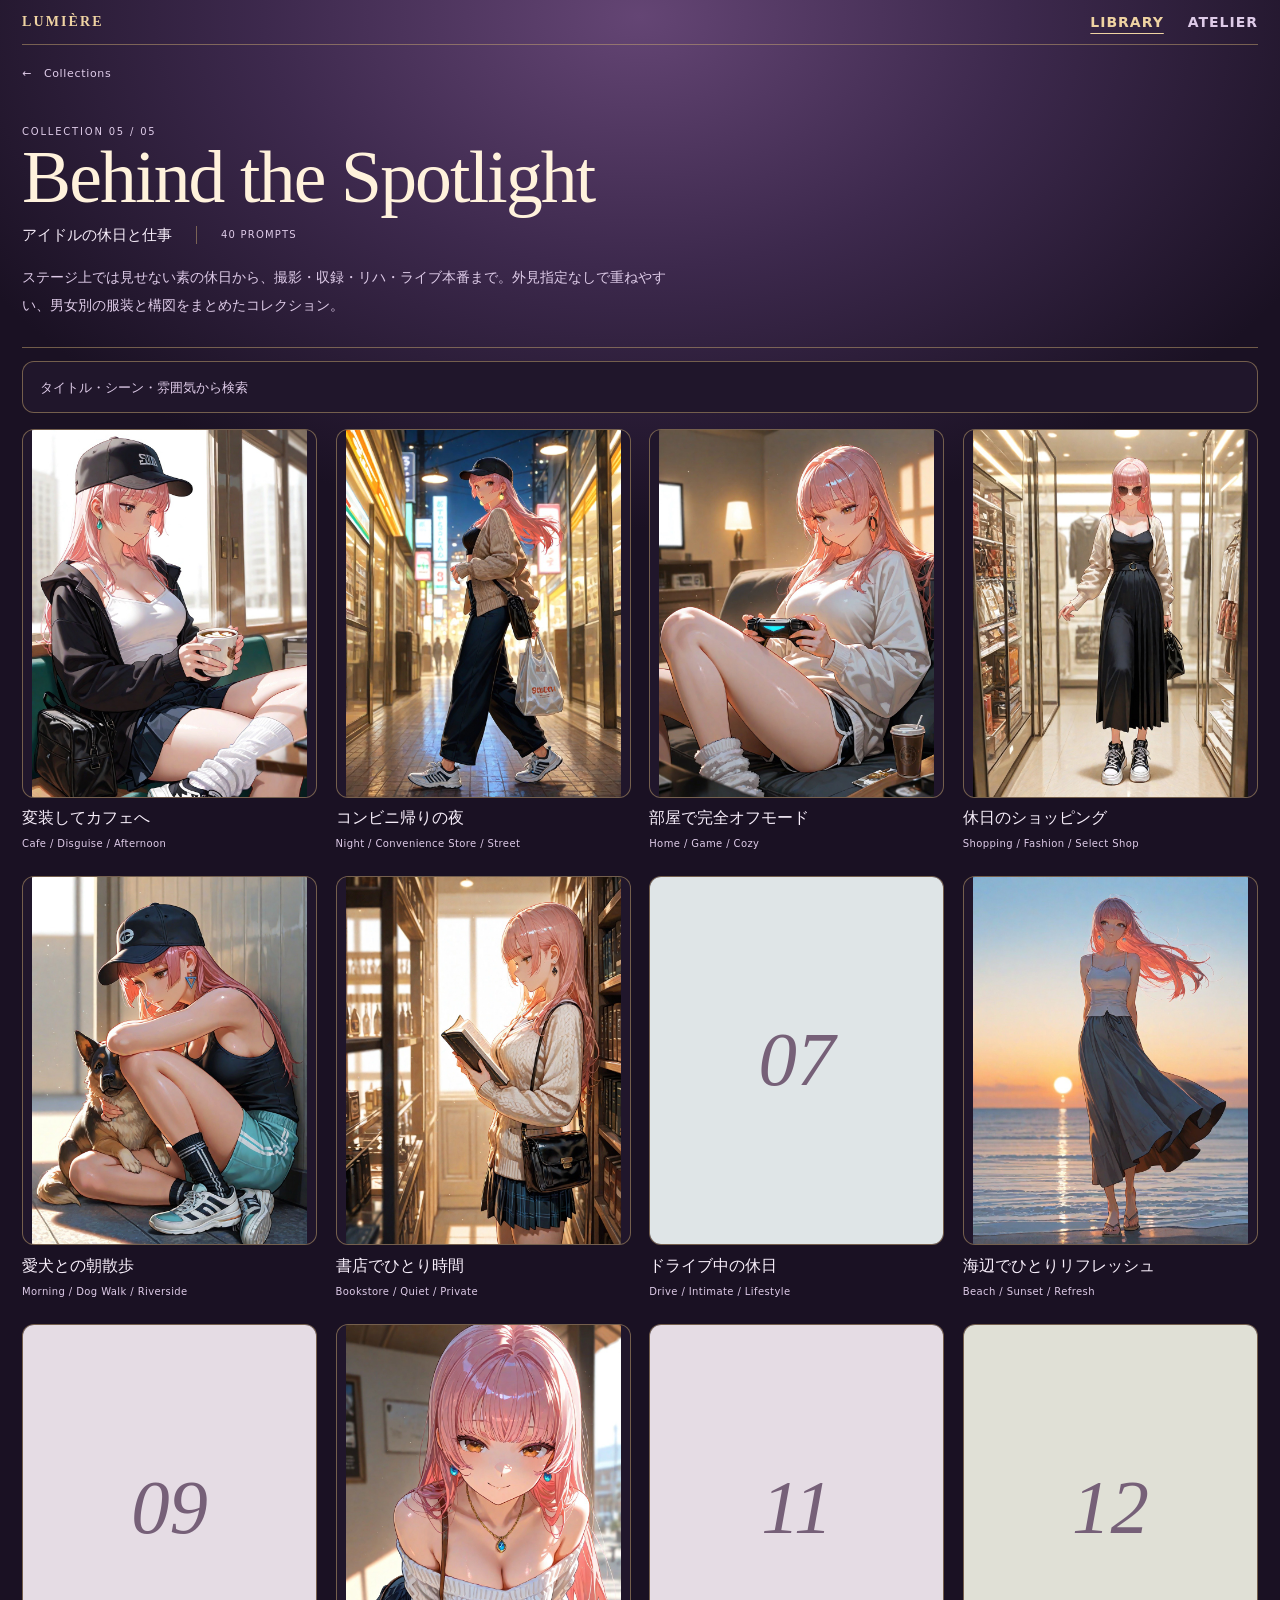
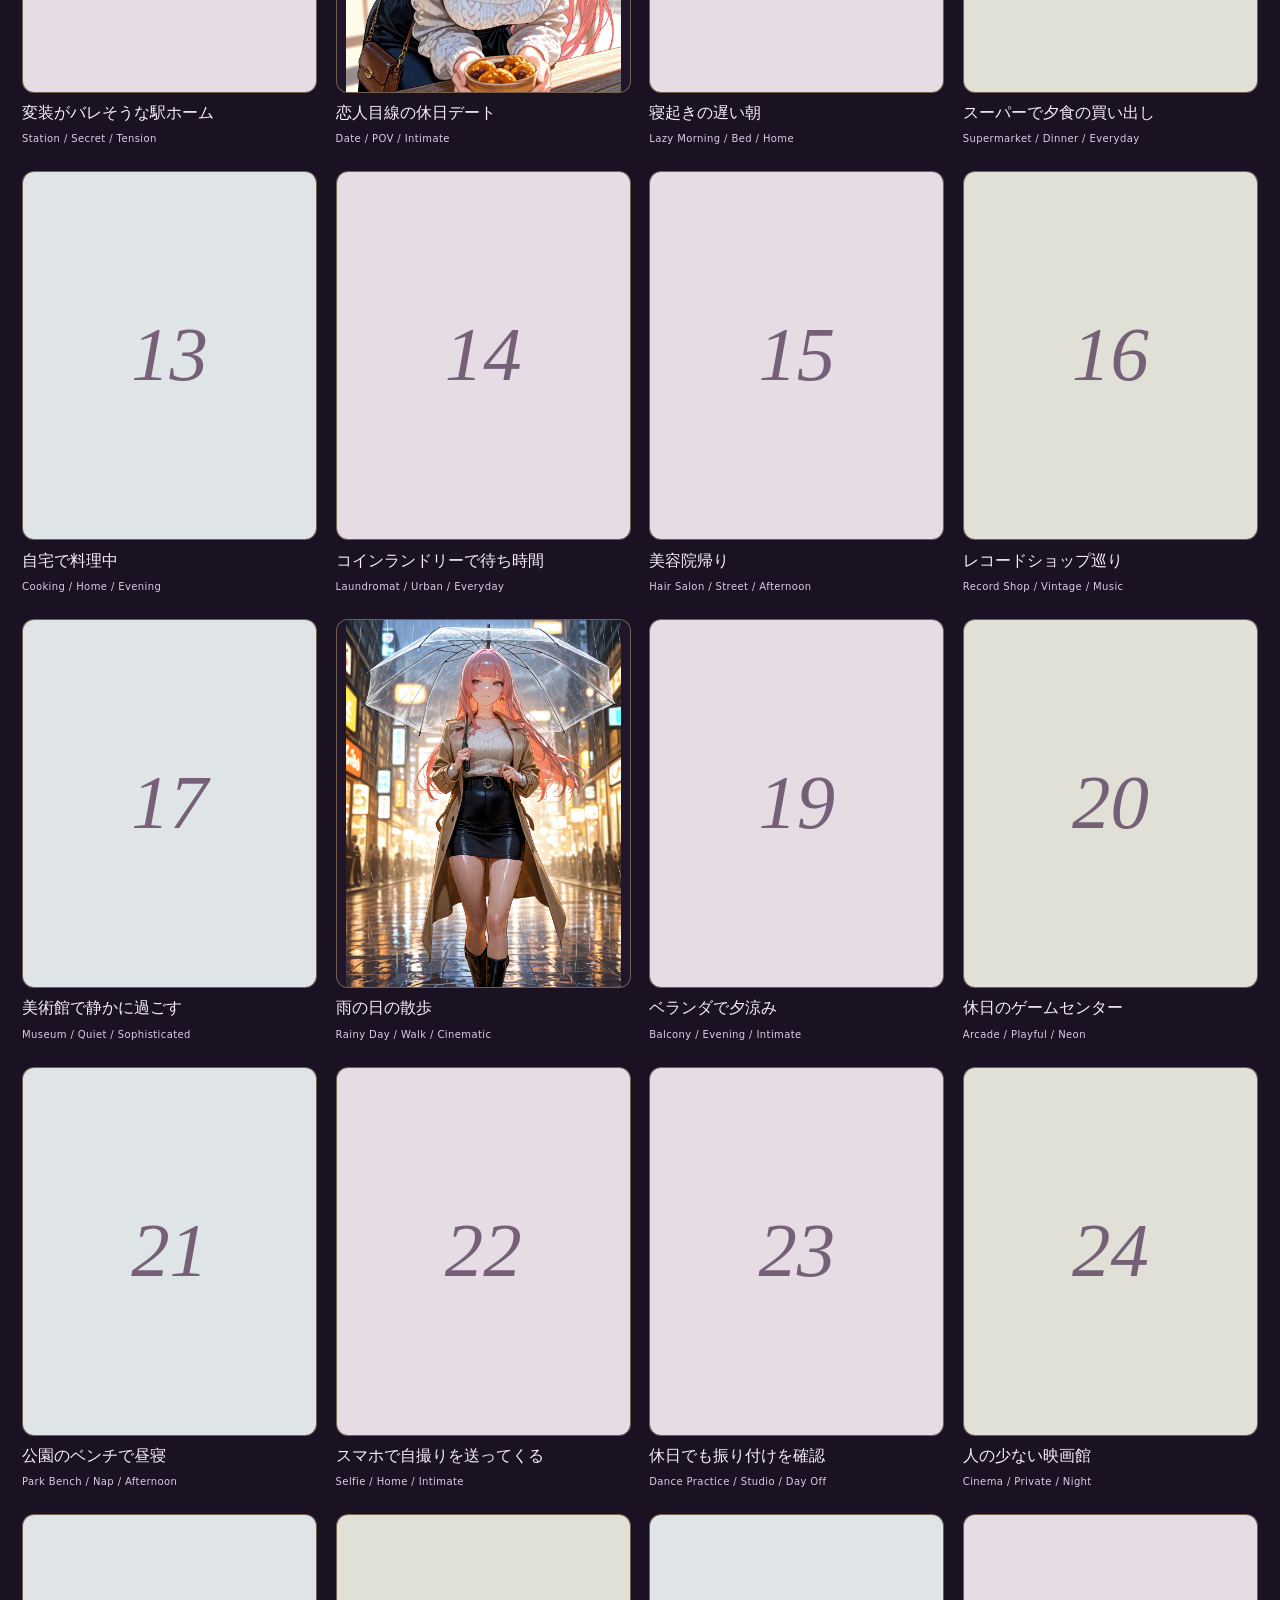
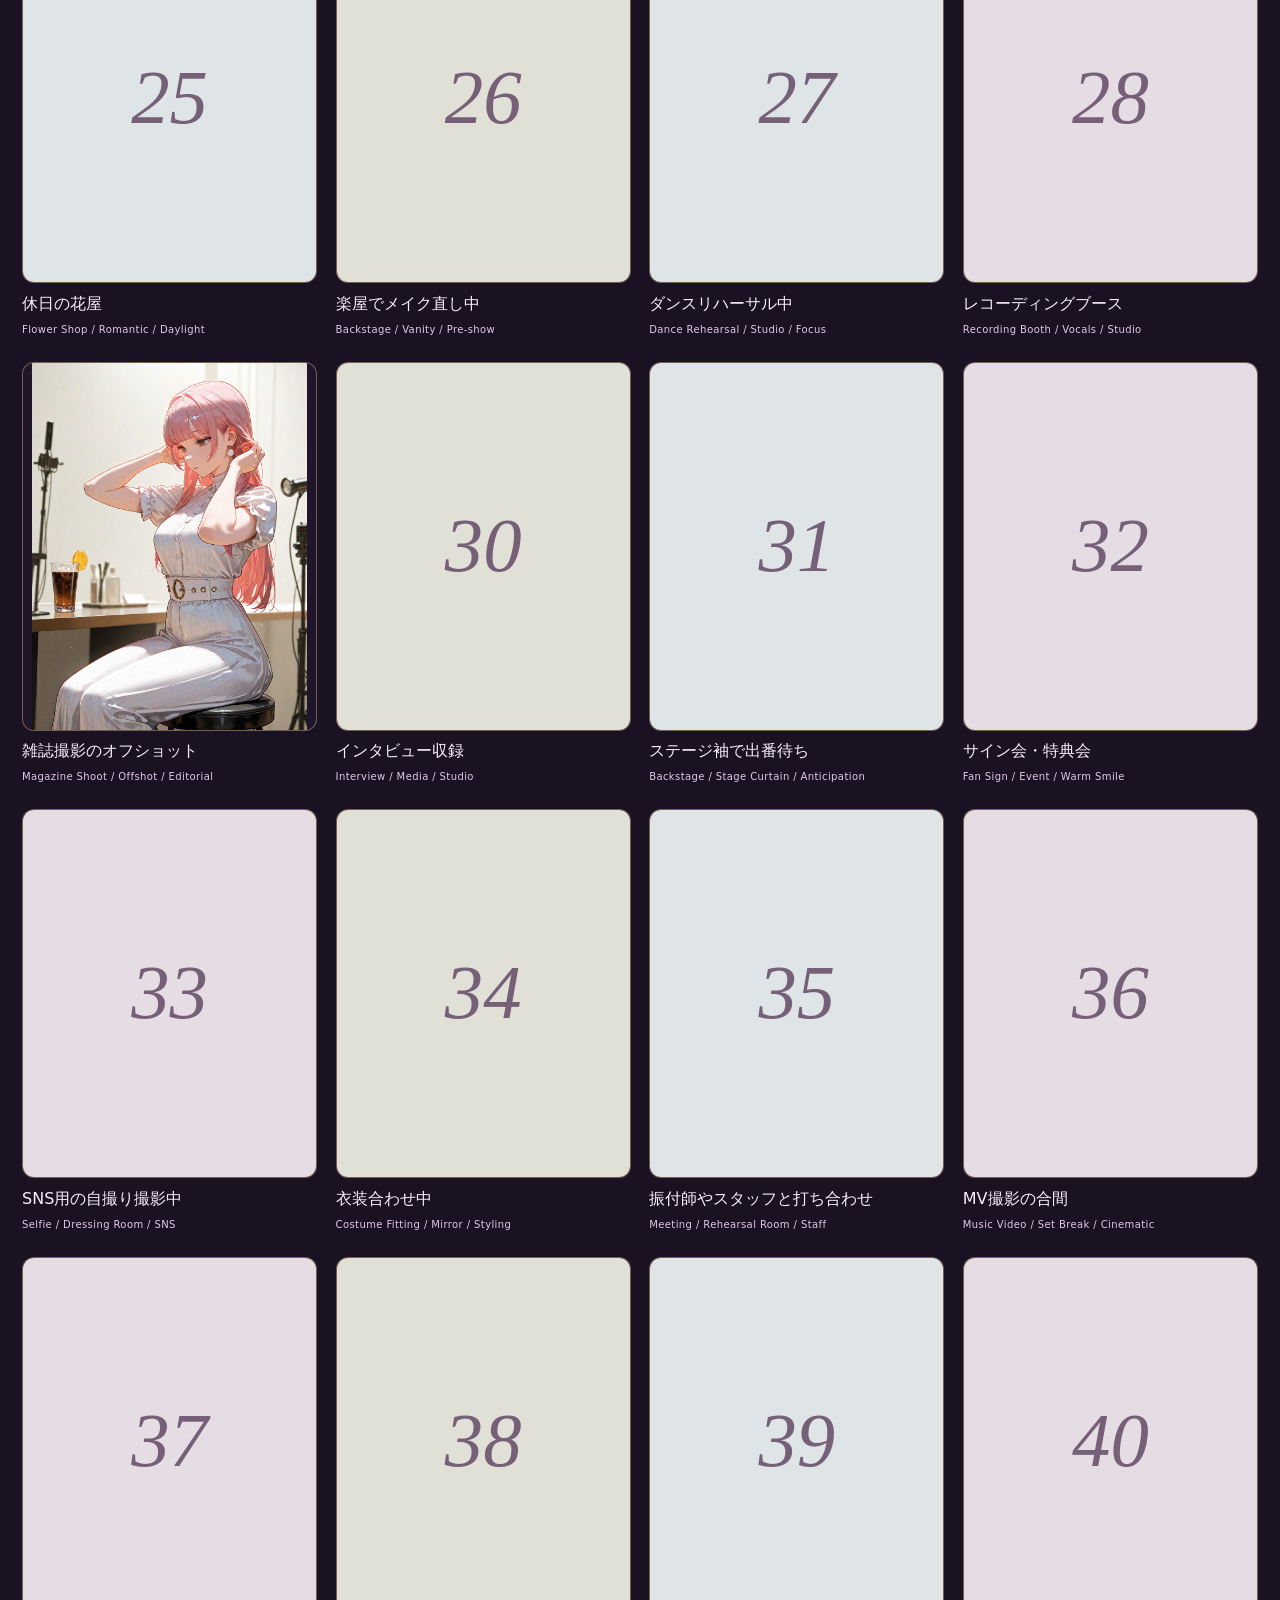
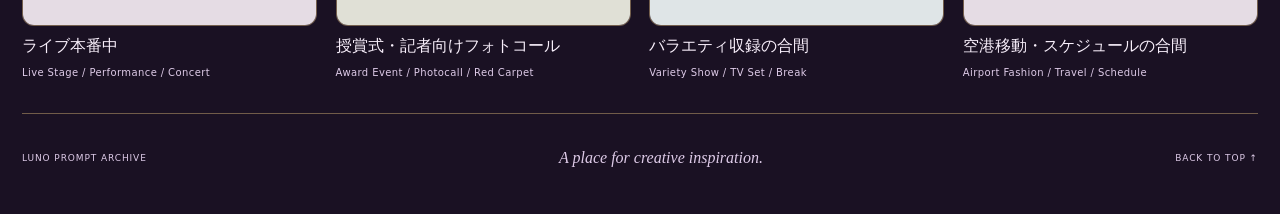
<file: library/idol.html>
<!DOCTYPE html>

<html lang="ja">
<head>
<meta charset="utf-8"/>
<meta content="width=device-width,initial-scale=1,viewport-fit=cover" name="viewport"/>
<meta content="#171020" name="theme-color"/>
<title>Behind the Spotlight｜アイドルの休日と仕事 | LUMIÈRE</title>
<link href="style.css?v=moonlit-1" rel="stylesheet"/>
<link rel="stylesheet" href="../studio.css?v=moonlit-1"><link rel="apple-touch-icon" href="../apple-touch-icon.png?v=trimmed"><link rel="icon" type="image/png" sizes="64x64" href="../favicon.png"></head>
<body class="archive" id="top">
<main class="shell">
<nav class="studio-nav" aria-label="サイト内ナビゲーション"><a href="../index.html">LUMIÈRE</a><a href="../library/" aria-current="page">LIBRARY</a><a href="../atelier.html">ATELIER</a></nav>
<a class="back" href="index.html">Collections</a>
<section class="collection-hero">
<span class="eyebrow">COLLECTION 05 / 05</span><h1 lang="en">Behind the Spotlight</h1><div class="collection-caption">アイドルの休日と仕事<span>40 PROMPTS</span></div>
<p>ステージ上では見せない素の休日から、撮影・収録・リハ・ライブ本番まで。外見指定なしで重ねやすい、男女別の服装と構図をまとめたコレクション。</p>
</section>
<div class="toolbar">
<input class="search" aria-label="プロンプトを検索" oninput="filterTiles(this)" placeholder="タイトル・シーン・雰囲気から検索" type="search"/>
</div>
<section class="gallery" aria-label="プロンプト一覧"><button class="prompt-tile" data-prompt='{"title": "変装してカフェへ", "tag": "Cafe / Disguise / Afternoon", "female": "casual idol off-duty outfit, oversized light gray hoodie, fitted white camisole, pleated mini skirt, loose socks, chunky sneakers, baseball cap, simple shoulder bag, sitting by the window in a stylish cafe, holding an iced latte with both hands, smartphone placed on the table, gazing outside, natural relaxed posture, candid photography, three-quarter body, soft afternoon sunlight, quiet private atmosphere", "male": "casual idol off-duty outfit, oversized black zip-up hoodie, loose white t-shirt, relaxed wide-leg denim pants, white sneakers, black baseball cap, thin-framed glasses, simple silver necklace, sitting alone by the window in a stylish cafe, holding an iced coffee, smartphone placed on the table, looking outside, one elbow resting on the table, natural relaxed posture, candid photography, three-quarter body, soft afternoon sunlight, quiet private atmosphere", "qualityTags": "masterpiece, best quality, ultra detailed, high resolution, clean line art, smooth precise lines, crisp details, noise-free, polished digital illustration, natural anatomy, realistic fabric folds, soft cinematic lighting, depth of field, professional composition, candid lifestyle photography", "femaleImage": "images/idol_01_female.jpg"}' data-search="変装してカフェへ Cafe / Disguise / Afternoon casual idol off-duty outfit, oversized light gray hoodie, fitted white camisole, pleated mini skirt, loose socks, chunky sneakers, baseball cap, simple shoulder bag, sitting by the window in a stylish cafe, holding an iced latte with both hands, smartphone placed on the table, gazing outside, natural relaxed posture, candid photography, three-quarter body, soft afternoon sunlight, quiet private atmosphere casual idol off-duty outfit, oversized black zip-up hoodie, loose white t-shirt, relaxed wide-leg denim pants, white sneakers, black baseball cap, thin-framed glasses, simple silver necklace, sitting alone by the window in a stylish cafe, holding an iced coffee, smartphone placed on the table, looking outside, one elbow resting on the table, natural relaxed posture, candid photography, three-quarter body, soft afternoon sunlight, quiet private atmosphere アイドル 休日" onclick="openPrompt(this)">
<div class="tile-visual"><img loading="lazy" decoding="async" alt="変装してカフェへ" src="images/idol_01_female.jpg"/></div>
<div class="tile-title">変装してカフェへ</div>
<div class="tile-tag">Cafe / Disguise / Afternoon</div>
</button><button class="prompt-tile" data-prompt='{"title": "コンビニ帰りの夜", "tag": "Night / Convenience Store / Street", "female": "idol on a private day off, oversized knit cardigan, simple cropped top, relaxed wide-leg pants, comfortable sneakers, baseball cap, small crossbody bag, carrying a convenience store shopping bag, walking through a quiet residential street at night, turning back with a slightly surprised expression, full body, candid composition, streetlights, subtle city glow, peaceful late-night atmosphere", "male": "idol on a private day off, loose black sweatshirt, gray sweatpants, comfortable sneakers, baseball cap worn low, wireless earbuds, carrying a convenience store shopping bag in one hand, walking through a quiet residential street at night, glancing over his shoulder as if someone recognized him, full body, candid composition, streetlights, subtle city glow, peaceful late-night atmosphere", "qualityTags": "masterpiece, best quality, ultra detailed, high resolution, clean line art, smooth precise lines, crisp details, noise-free, polished digital illustration, natural anatomy, realistic fabric folds, soft cinematic lighting, depth of field, professional composition, candid lifestyle photography", "femaleImage": "images/idol_02_female.jpg"}' data-search="コンビニ帰りの夜 Night / Convenience Store / Street idol on a private day off, oversized knit cardigan, simple cropped top, relaxed wide-leg pants, comfortable sneakers, baseball cap, small crossbody bag, carrying a convenience store shopping bag, walking through a quiet residential street at night, turning back with a slightly surprised expression, full body, candid composition, streetlights, subtle city glow, peaceful late-night atmosphere idol on a private day off, loose black sweatshirt, gray sweatpants, comfortable sneakers, baseball cap worn low, wireless earbuds, carrying a convenience store shopping bag in one hand, walking through a quiet residential street at night, glancing over his shoulder as if someone recognized him, full body, candid composition, streetlights, subtle city glow, peaceful late-night atmosphere アイドル 休日" onclick="openPrompt(this)">
<div class="tile-visual"><img loading="lazy" decoding="async" alt="コンビニ帰りの夜" src="images/idol_02_female.jpg"/></div>
<div class="tile-title">コンビニ帰りの夜</div>
<div class="tile-tag">Night / Convenience Store / Street</div>
</button><button class="prompt-tile" data-prompt='{"title": "部屋で完全オフモード", "tag": "Home / Game / Cozy", "female": "idol relaxing at home on her day off, oversized sweatshirt, soft lounge shorts, fluffy socks, hair loosely tied up, sitting comfortably on a large sofa with knees drawn up, holding a game controller, snacks and a drink on the coffee table, television glow, relaxed expression, candid indoor scene, three-quarter body, warm natural lighting, cozy lived-in apartment, private unguarded moment", "male": "idol relaxing at home on his day off, oversized white t-shirt, loose lounge pants, barefoot, slightly messy casual styling, sitting lazily on a large sofa, one leg bent up, holding a game controller, snacks and a drink on the coffee table, television glow, relaxed expression, candid indoor scene, three-quarter body, warm natural lighting, cozy lived-in apartment, private unguarded moment", "qualityTags": "masterpiece, best quality, ultra detailed, high resolution, clean line art, smooth precise lines, crisp details, noise-free, polished digital illustration, natural anatomy, realistic fabric folds, soft cinematic lighting, depth of field, professional composition, candid lifestyle photography", "femaleImage": "images/idol_03_female.jpg"}' data-search="部屋で完全オフモード Home / Game / Cozy idol relaxing at home on her day off, oversized sweatshirt, soft lounge shorts, fluffy socks, hair loosely tied up, sitting comfortably on a large sofa with knees drawn up, holding a game controller, snacks and a drink on the coffee table, television glow, relaxed expression, candid indoor scene, three-quarter body, warm natural lighting, cozy lived-in apartment, private unguarded moment idol relaxing at home on his day off, oversized white t-shirt, loose lounge pants, barefoot, slightly messy casual styling, sitting lazily on a large sofa, one leg bent up, holding a game controller, snacks and a drink on the coffee table, television glow, relaxed expression, candid indoor scene, three-quarter body, warm natural lighting, cozy lived-in apartment, private unguarded moment アイドル 休日" onclick="openPrompt(this)">
<div class="tile-visual"><img loading="lazy" decoding="async" alt="部屋で完全オフモード" src="images/idol_03_female.jpg"/></div>
<div class="tile-title">部屋で完全オフモード</div>
<div class="tile-tag">Home / Game / Cozy</div>
</button><button class="prompt-tile" data-prompt='{"title": "休日のショッピング", "tag": "Shopping / Fashion / Select Shop", "female": "fashionable idol enjoying a private shopping day, cropped cardigan over a simple camisole, long flowing skirt, platform sneakers, stylish tote bag, sunglasses resting on her head, casually browsing clothes inside a modern select shop, holding a hanger against herself while looking into a mirror, candid composition, full body, clean store interior, soft natural lighting, effortless street fashion", "male": "fashionable idol enjoying a private shopping day, oversized striped shirt layered over a plain t-shirt, loose black slacks, leather sneakers, tote bag, sunglasses, casually browsing clothes inside a modern select shop, one hand touching a clothing rack, looking at an outfit with quiet interest, candid composition, full body, clean store interior, soft natural lighting, effortless street fashion", "qualityTags": "masterpiece, best quality, ultra detailed, high resolution, clean line art, smooth precise lines, crisp details, noise-free, polished digital illustration, natural anatomy, realistic fabric folds, soft cinematic lighting, depth of field, professional composition, candid lifestyle photography", "femaleImage": "images/idol_04_female.jpg"}' data-search="休日のショッピング Shopping / Fashion / Select Shop fashionable idol enjoying a private shopping day, cropped cardigan over a simple camisole, long flowing skirt, platform sneakers, stylish tote bag, sunglasses resting on her head, casually browsing clothes inside a modern select shop, holding a hanger against herself while looking into a mirror, candid composition, full body, clean store interior, soft natural lighting, effortless street fashion fashionable idol enjoying a private shopping day, oversized striped shirt layered over a plain t-shirt, loose black slacks, leather sneakers, tote bag, sunglasses, casually browsing clothes inside a modern select shop, one hand touching a clothing rack, looking at an outfit with quiet interest, candid composition, full body, clean store interior, soft natural lighting, effortless street fashion アイドル 休日" onclick="openPrompt(this)">
<div class="tile-visual"><img loading="lazy" decoding="async" alt="休日のショッピング" src="images/idol_04_female.jpg"/></div>
<div class="tile-title">休日のショッピング</div>
<div class="tile-tag">Shopping / Fashion / Select Shop</div>
</button><button class="prompt-tile" data-prompt='{"title": "愛犬との朝散歩", "tag": "Morning / Dog Walk / Riverside", "female": "idol spending a peaceful morning off, oversized windbreaker, fitted tank top, relaxed shorts, crew socks, running shoes, baseball cap, walking a small dog along a riverside path, crouching slightly to pet the dog, candid full-body composition, early morning sunlight, light breeze, quiet residential scenery, natural private moment", "male": "idol spending a peaceful morning off, lightweight zip-up jacket, simple t-shirt, relaxed jogger pants, running shoes, baseball cap, walking a small dog along a riverside path, holding the leash loosely, looking down at the dog with a gentle smile, candid full-body composition, early morning sunlight, light breeze, quiet residential scenery, natural private moment", "qualityTags": "masterpiece, best quality, ultra detailed, high resolution, clean line art, smooth precise lines, crisp details, noise-free, polished digital illustration, natural anatomy, realistic fabric folds, soft cinematic lighting, depth of field, professional composition, candid lifestyle photography", "femaleImage": "images/idol_05_female.jpg"}' data-search="愛犬との朝散歩 Morning / Dog Walk / Riverside idol spending a peaceful morning off, oversized windbreaker, fitted tank top, relaxed shorts, crew socks, running shoes, baseball cap, walking a small dog along a riverside path, crouching slightly to pet the dog, candid full-body composition, early morning sunlight, light breeze, quiet residential scenery, natural private moment idol spending a peaceful morning off, lightweight zip-up jacket, simple t-shirt, relaxed jogger pants, running shoes, baseball cap, walking a small dog along a riverside path, holding the leash loosely, looking down at the dog with a gentle smile, candid full-body composition, early morning sunlight, light breeze, quiet residential scenery, natural private moment アイドル 休日" onclick="openPrompt(this)">
<div class="tile-visual"><img loading="lazy" decoding="async" alt="愛犬との朝散歩" src="images/idol_05_female.jpg"/></div>
<div class="tile-title">愛犬との朝散歩</div>
<div class="tile-tag">Morning / Dog Walk / Riverside</div>
</button><button class="prompt-tile" data-prompt='{"title": "書店でひとり時間", "tag": "Bookstore / Quiet / Private", "female": "quiet idol on her day off, soft knit cardigan, simple blouse, long pleated skirt, loafers, small shoulder bag, standing between tall bookshelves in a calm bookstore, holding an open book close to her chest, side profile, candid composition, three-quarter body, warm indoor lighting, gentle and private atmosphere", "male": "quiet idol on his day off, dark knit cardigan, plain white t-shirt, loose straight-leg pants, simple leather shoes, thin-framed glasses, standing between tall bookshelves in a calm bookstore, holding an open book with one hand, the other hand resting in his pocket, side profile, candid composition, three-quarter body, warm indoor lighting, intelligent and private atmosphere", "qualityTags": "masterpiece, best quality, ultra detailed, high resolution, clean line art, smooth precise lines, crisp details, noise-free, polished digital illustration, natural anatomy, realistic fabric folds, soft cinematic lighting, depth of field, professional composition, candid lifestyle photography", "femaleImage": "images/idol_06_female.jpg"}' data-search="書店でひとり時間 Bookstore / Quiet / Private quiet idol on her day off, soft knit cardigan, simple blouse, long pleated skirt, loafers, small shoulder bag, standing between tall bookshelves in a calm bookstore, holding an open book close to her chest, side profile, candid composition, three-quarter body, warm indoor lighting, gentle and private atmosphere quiet idol on his day off, dark knit cardigan, plain white t-shirt, loose straight-leg pants, simple leather shoes, thin-framed glasses, standing between tall bookshelves in a calm bookstore, holding an open book with one hand, the other hand resting in his pocket, side profile, candid composition, three-quarter body, warm indoor lighting, intelligent and private atmosphere アイドル 休日" onclick="openPrompt(this)">
<div class="tile-visual"><img loading="lazy" decoding="async" alt="書店でひとり時間" src="images/idol_06_female.jpg"/></div>
<div class="tile-title">書店でひとり時間</div>
<div class="tile-tag">Bookstore / Quiet / Private</div>
</button><button class="prompt-tile" data-prompt="{&quot;title&quot;: &quot;ドライブ中の休日&quot;, &quot;tag&quot;: &quot;Drive / Intimate / Lifestyle&quot;, &quot;female&quot;: &quot;idol enjoying a private drive on her day off, lightweight oversized shirt over a fitted camisole, relaxed denim pants, delicate necklace, sunglasses, sitting in the driver's seat of a stylish car, one hand resting on the steering wheel, turning toward the passenger seat with a soft smile, upper body composition, sunlight entering through the window, calm intimate atmosphere, candid lifestyle photography&quot;, &quot;male&quot;: &quot;idol enjoying a private drive on his day off, relaxed open-collar shirt, plain tank top, loose black pants, wristwatch, sunglasses, sitting in the driver's seat of a luxury car, one hand resting on the steering wheel, the other arm placed casually near the window, looking toward the passenger seat, upper body composition, sunlight entering through the window, calm intimate atmosphere, candid lifestyle photography&quot;, &quot;qualityTags&quot;: &quot;masterpiece, best quality, ultra detailed, high resolution, clean line art, smooth precise lines, crisp details, noise-free, polished digital illustration, natural anatomy, realistic fabric folds, soft cinematic lighting, depth of field, professional composition, candid lifestyle photography&quot;}" data-search="ドライブ中の休日 Drive / Intimate / Lifestyle idol enjoying a private drive on her day off, lightweight oversized shirt over a fitted camisole, relaxed denim pants, delicate necklace, sunglasses, sitting in the driver's seat of a stylish car, one hand resting on the steering wheel, turning toward the passenger seat with a soft smile, upper body composition, sunlight entering through the window, calm intimate atmosphere, candid lifestyle photography idol enjoying a private drive on his day off, relaxed open-collar shirt, plain tank top, loose black pants, wristwatch, sunglasses, sitting in the driver's seat of a luxury car, one hand resting on the steering wheel, the other arm placed casually near the window, looking toward the passenger seat, upper body composition, sunlight entering through the window, calm intimate atmosphere, candid lifestyle photography アイドル 休日" onclick="openPrompt(this)">
<div class="tile-visual"><div class="placeholder idol-bg-2"><span>07</span></div></div>
<div class="tile-title">ドライブ中の休日</div>
<div class="tile-tag">Drive / Intimate / Lifestyle</div>
</button><button class="prompt-tile" data-prompt='{"title": "海辺でひとりリフレッシュ", "tag": "Beach / Sunset / Refresh", "female": "idol spending a quiet day off by the sea, lightweight oversized white shirt over a simple camisole, long flowing skirt, sandals held in one hand, barefoot on the beach, walking near the shoreline, looking toward the ocean, wind moving the fabric, full body from behind at a slight angle, soft sunset lighting, peaceful cinematic atmosphere, natural candid composition", "male": "idol spending a quiet day off by the sea, loose white linen shirt with rolled-up sleeves, simple tank top, relaxed beige pants, sandals held in one hand, barefoot on the beach, walking near the shoreline, looking toward the ocean, wind moving the shirt, full body from behind at a slight angle, soft sunset lighting, peaceful cinematic atmosphere, natural candid composition", "qualityTags": "masterpiece, best quality, ultra detailed, high resolution, clean line art, smooth precise lines, crisp details, noise-free, polished digital illustration, natural anatomy, realistic fabric folds, soft cinematic lighting, depth of field, professional composition, candid lifestyle photography", "femaleImage": "images/idol_08_female.jpg"}' data-search="海辺でひとりリフレッシュ Beach / Sunset / Refresh idol spending a quiet day off by the sea, lightweight oversized white shirt over a simple camisole, long flowing skirt, sandals held in one hand, barefoot on the beach, walking near the shoreline, looking toward the ocean, wind moving the fabric, full body from behind at a slight angle, soft sunset lighting, peaceful cinematic atmosphere, natural candid composition idol spending a quiet day off by the sea, loose white linen shirt with rolled-up sleeves, simple tank top, relaxed beige pants, sandals held in one hand, barefoot on the beach, walking near the shoreline, looking toward the ocean, wind moving the shirt, full body from behind at a slight angle, soft sunset lighting, peaceful cinematic atmosphere, natural candid composition アイドル 休日" onclick="openPrompt(this)">
<div class="tile-visual"><img loading="lazy" decoding="async" alt="海辺でひとりリフレッシュ" src="images/idol_08_female.jpg"/></div>
<div class="tile-title">海辺でひとりリフレッシュ</div>
<div class="tile-tag">Beach / Sunset / Refresh</div>
</button><button class="prompt-tile" data-prompt='{"title": "変装がバレそうな駅ホーム", "tag": "Station / Secret / Tension", "female": "famous idol trying to stay unnoticed on her day off, oversized hoodie, relaxed mini skirt, knee-high socks, sneakers, face mask, baseball cap worn low, wireless earbuds, standing on a quiet train platform, holding a smartphone and small tote bag, suddenly glancing sideways as if someone recognized her, three-quarter body, candid composition, urban background, subtle tension, cinematic natural lighting", "male": "famous idol trying to stay unnoticed on his day off, oversized hoodie, loose cargo pants, sneakers, face mask, baseball cap worn low, wireless earbuds, standing on a quiet train platform, holding a smartphone in one hand, suddenly glancing sideways as if someone recognized him, three-quarter body, candid composition, urban background, subtle tension, cinematic natural lighting", "qualityTags": "masterpiece, best quality, ultra detailed, high resolution, clean line art, smooth precise lines, crisp details, noise-free, polished digital illustration, natural anatomy, realistic fabric folds, soft cinematic lighting, depth of field, professional composition, candid lifestyle photography"}' data-search="変装がバレそうな駅ホーム Station / Secret / Tension famous idol trying to stay unnoticed on her day off, oversized hoodie, relaxed mini skirt, knee-high socks, sneakers, face mask, baseball cap worn low, wireless earbuds, standing on a quiet train platform, holding a smartphone and small tote bag, suddenly glancing sideways as if someone recognized her, three-quarter body, candid composition, urban background, subtle tension, cinematic natural lighting famous idol trying to stay unnoticed on his day off, oversized hoodie, loose cargo pants, sneakers, face mask, baseball cap worn low, wireless earbuds, standing on a quiet train platform, holding a smartphone in one hand, suddenly glancing sideways as if someone recognized him, three-quarter body, candid composition, urban background, subtle tension, cinematic natural lighting アイドル 休日" onclick="openPrompt(this)">
<div class="tile-visual"><div class="placeholder idol-bg"><span>09</span></div></div>
<div class="tile-title">変装がバレそうな駅ホーム</div>
<div class="tile-tag">Station / Secret / Tension</div>
</button><button class="prompt-tile" data-prompt='{"title": "恋人目線の休日デート", "tag": "Date / POV / Intimate", "female": "idol on a secret private date, soft off-shoulder knit top, high-waisted long skirt, delicate necklace, small handbag, sitting across from the viewer at an outdoor cafe, leaning slightly forward, offering a bite of dessert toward the camera, direct eye contact, gentle playful smile, girlfriend perspective, upper body composition, soft daylight, intimate candid atmosphere, natural depth of field", "male": "idol on a secret private date, relaxed knit polo shirt, loose tailored pants, clean sneakers, simple wristwatch, sitting across from the viewer at an outdoor cafe, leaning slightly forward, offering a bite of dessert toward the camera, direct eye contact, gentle teasing smile, boyfriend perspective, upper body composition, soft daylight, intimate candid atmosphere, natural depth of field", "qualityTags": "masterpiece, best quality, ultra detailed, high resolution, clean line art, smooth precise lines, crisp details, noise-free, polished digital illustration, natural anatomy, realistic fabric folds, soft cinematic lighting, depth of field, professional composition, candid lifestyle photography", "femaleImage": "images/idol_10_female.jpg"}' data-search="恋人目線の休日デート Date / POV / Intimate idol on a secret private date, soft off-shoulder knit top, high-waisted long skirt, delicate necklace, small handbag, sitting across from the viewer at an outdoor cafe, leaning slightly forward, offering a bite of dessert toward the camera, direct eye contact, gentle playful smile, girlfriend perspective, upper body composition, soft daylight, intimate candid atmosphere, natural depth of field idol on a secret private date, relaxed knit polo shirt, loose tailored pants, clean sneakers, simple wristwatch, sitting across from the viewer at an outdoor cafe, leaning slightly forward, offering a bite of dessert toward the camera, direct eye contact, gentle teasing smile, boyfriend perspective, upper body composition, soft daylight, intimate candid atmosphere, natural depth of field アイドル 休日" onclick="openPrompt(this)">
<div class="tile-visual"><img loading="lazy" decoding="async" alt="恋人目線の休日デート" src="images/idol_10_female.jpg"/></div>
<div class="tile-title">恋人目線の休日デート</div>
<div class="tile-tag">Date / POV / Intimate</div>
</button><button class="prompt-tile" data-prompt='{"title": "寝起きの遅い朝", "tag": "Lazy Morning / Bed / Home", "female": "idol spending a lazy morning at home, oversized white t-shirt, soft pajama shorts, barefoot, sitting on the edge of the bed, stretching both arms above her head, sleepy relaxed expression, smartphone lying on the sheets, unmade bed, soft morning sunlight through sheer curtains, candid three-quarter body composition, quiet private atmosphere", "male": "idol spending a lazy morning at home, oversized dark t-shirt, loose plaid pajama pants, barefoot, sitting on the edge of the bed, one hand running through slightly messy hair, sleepy half-lidded expression, smartphone lying on the sheets, unmade bed, soft morning sunlight through sheer curtains, candid upper body composition, quiet private atmosphere", "qualityTags": "masterpiece, best quality, ultra detailed, high resolution, clean line art, smooth precise lines, crisp details, noise-free, polished digital illustration, natural anatomy, realistic fabric folds, soft cinematic lighting, depth of field, professional composition, candid lifestyle photography"}' data-search="寝起きの遅い朝 Lazy Morning / Bed / Home idol spending a lazy morning at home, oversized white t-shirt, soft pajama shorts, barefoot, sitting on the edge of the bed, stretching both arms above her head, sleepy relaxed expression, smartphone lying on the sheets, unmade bed, soft morning sunlight through sheer curtains, candid three-quarter body composition, quiet private atmosphere idol spending a lazy morning at home, oversized dark t-shirt, loose plaid pajama pants, barefoot, sitting on the edge of the bed, one hand running through slightly messy hair, sleepy half-lidded expression, smartphone lying on the sheets, unmade bed, soft morning sunlight through sheer curtains, candid upper body composition, quiet private atmosphere アイドル 休日" onclick="openPrompt(this)"><div class="tile-visual"><div class="placeholder idol-bg"><span>11</span></div></div><div class="tile-title">寝起きの遅い朝</div><div class="tile-tag">Lazy Morning / Bed / Home</div></button><button class="prompt-tile" data-prompt='{"title": "スーパーで夕食の買い出し", "tag": "Supermarket / Dinner / Everyday", "female": "idol casually shopping for dinner on her day off, loose knit cardigan, fitted camisole, relaxed straight-leg jeans, sneakers, baseball cap, pushing a shopping cart through a modern supermarket, reaching toward a high shelf, reusable shopping bag hanging from the cart, candid full-body composition, bright indoor lighting, ordinary everyday atmosphere", "male": "idol casually shopping for dinner on his day off, oversized zip-up hoodie, simple t-shirt, relaxed cargo pants, sneakers, baseball cap, pushing a shopping cart through a modern supermarket, comparing two food packages with a serious expression, reusable shopping bag hanging from the cart, candid three-quarter body composition, bright indoor lighting, ordinary everyday atmosphere", "qualityTags": "masterpiece, best quality, ultra detailed, high resolution, clean line art, smooth precise lines, crisp details, noise-free, polished digital illustration, natural anatomy, realistic fabric folds, soft cinematic lighting, depth of field, professional composition, candid lifestyle photography"}' data-search="スーパーで夕食の買い出し Supermarket / Dinner / Everyday idol casually shopping for dinner on her day off, loose knit cardigan, fitted camisole, relaxed straight-leg jeans, sneakers, baseball cap, pushing a shopping cart through a modern supermarket, reaching toward a high shelf, reusable shopping bag hanging from the cart, candid full-body composition, bright indoor lighting, ordinary everyday atmosphere idol casually shopping for dinner on his day off, oversized zip-up hoodie, simple t-shirt, relaxed cargo pants, sneakers, baseball cap, pushing a shopping cart through a modern supermarket, comparing two food packages with a serious expression, reusable shopping bag hanging from the cart, candid three-quarter body composition, bright indoor lighting, ordinary everyday atmosphere アイドル 休日" onclick="openPrompt(this)"><div class="tile-visual"><div class="placeholder idol-bg-1"><span>12</span></div></div><div class="tile-title">スーパーで夕食の買い出し</div><div class="tile-tag">Supermarket / Dinner / Everyday</div></button><button class="prompt-tile" data-prompt='{"title": "自宅で料理中", "tag": "Cooking / Home / Evening", "female": "idol cooking at home on her day off, fitted short-sleeve top, relaxed lounge pants, simple apron, hair loosely tied up, standing in a modern kitchen, tasting sauce from a wooden spoon, looking toward the viewer with a playful expression, ingredients scattered naturally on the counter, three-quarter body composition, warm evening lighting, intimate domestic atmosphere", "male": "idol cooking at home on his day off, loose white t-shirt, dark lounge pants, simple apron tied around the waist, sleeves casually rolled up, standing in a modern kitchen, stirring a frying pan with one hand, glancing toward the viewer as if talking to his partner, ingredients scattered naturally on the counter, three-quarter body composition, warm evening lighting, intimate domestic atmosphere", "qualityTags": "masterpiece, best quality, ultra detailed, high resolution, clean line art, smooth precise lines, crisp details, noise-free, polished digital illustration, natural anatomy, realistic fabric folds, soft cinematic lighting, depth of field, professional composition, candid lifestyle photography"}' data-search="自宅で料理中 Cooking / Home / Evening idol cooking at home on her day off, fitted short-sleeve top, relaxed lounge pants, simple apron, hair loosely tied up, standing in a modern kitchen, tasting sauce from a wooden spoon, looking toward the viewer with a playful expression, ingredients scattered naturally on the counter, three-quarter body composition, warm evening lighting, intimate domestic atmosphere idol cooking at home on his day off, loose white t-shirt, dark lounge pants, simple apron tied around the waist, sleeves casually rolled up, standing in a modern kitchen, stirring a frying pan with one hand, glancing toward the viewer as if talking to his partner, ingredients scattered naturally on the counter, three-quarter body composition, warm evening lighting, intimate domestic atmosphere アイドル 休日" onclick="openPrompt(this)"><div class="tile-visual"><div class="placeholder idol-bg-2"><span>13</span></div></div><div class="tile-title">自宅で料理中</div><div class="tile-tag">Cooking / Home / Evening</div></button><button class="prompt-tile" data-prompt='{"title": "コインランドリーで待ち時間", "tag": "Laundromat / Urban / Everyday", "female": "idol spending a quiet day off at a laundromat, oversized hoodie, short relaxed skirt, crew socks, sneakers, baseball cap, sitting on top of a laundry basket while waiting, holding a canned drink, looking toward the spinning washing machine, candid full-body composition, cool fluorescent lighting, muted urban atmosphere, private everyday moment", "male": "idol spending a quiet day off at a laundromat, oversized sweatshirt, loose denim pants, sneakers, baseball cap, sitting on a plastic chair beside large washing machines, elbows resting on knees, looking at his smartphone, laundry basket near his feet, candid full-body composition, cool fluorescent lighting, muted urban atmosphere, private everyday moment", "qualityTags": "masterpiece, best quality, ultra detailed, high resolution, clean line art, smooth precise lines, crisp details, noise-free, polished digital illustration, natural anatomy, realistic fabric folds, soft cinematic lighting, depth of field, professional composition, candid lifestyle photography"}' data-search="コインランドリーで待ち時間 Laundromat / Urban / Everyday idol spending a quiet day off at a laundromat, oversized hoodie, short relaxed skirt, crew socks, sneakers, baseball cap, sitting on top of a laundry basket while waiting, holding a canned drink, looking toward the spinning washing machine, candid full-body composition, cool fluorescent lighting, muted urban atmosphere, private everyday moment idol spending a quiet day off at a laundromat, oversized sweatshirt, loose denim pants, sneakers, baseball cap, sitting on a plastic chair beside large washing machines, elbows resting on knees, looking at his smartphone, laundry basket near his feet, candid full-body composition, cool fluorescent lighting, muted urban atmosphere, private everyday moment アイドル 休日" onclick="openPrompt(this)"><div class="tile-visual"><div class="placeholder idol-bg-3"><span>14</span></div></div><div class="tile-title">コインランドリーで待ち時間</div><div class="tile-tag">Laundromat / Urban / Everyday</div></button><button class="prompt-tile" data-prompt='{"title": "美容院帰り", "tag": "Hair Salon / Street / Afternoon", "female": "idol leaving a private hair salon on her day off, elegant cropped jacket, simple fitted top, high-waisted wide-leg pants, heeled loafers, small handbag, gently touching freshly styled hair while checking her reflection in a shop window, candid three-quarter body composition, soft late afternoon sunlight, polished casual atmosphere", "male": "idol leaving a private hair salon on his day off, clean oversized shirt, fitted inner shirt, wide-leg trousers, leather sneakers, face mask pulled slightly below the chin, carrying a small paper bag, gently touching freshly styled hair, walking through a quiet fashionable street, candid three-quarter body composition, soft late afternoon sunlight, polished casual atmosphere", "qualityTags": "masterpiece, best quality, ultra detailed, high resolution, clean line art, smooth precise lines, crisp details, noise-free, polished digital illustration, natural anatomy, realistic fabric folds, soft cinematic lighting, depth of field, professional composition, candid lifestyle photography"}' data-search="美容院帰り Hair Salon / Street / Afternoon idol leaving a private hair salon on her day off, elegant cropped jacket, simple fitted top, high-waisted wide-leg pants, heeled loafers, small handbag, gently touching freshly styled hair while checking her reflection in a shop window, candid three-quarter body composition, soft late afternoon sunlight, polished casual atmosphere idol leaving a private hair salon on his day off, clean oversized shirt, fitted inner shirt, wide-leg trousers, leather sneakers, face mask pulled slightly below the chin, carrying a small paper bag, gently touching freshly styled hair, walking through a quiet fashionable street, candid three-quarter body composition, soft late afternoon sunlight, polished casual atmosphere アイドル 休日" onclick="openPrompt(this)"><div class="tile-visual"><div class="placeholder idol-bg"><span>15</span></div></div><div class="tile-title">美容院帰り</div><div class="tile-tag">Hair Salon / Street / Afternoon</div></button><button class="prompt-tile" data-prompt='{"title": "レコードショップ巡り", "tag": "Record Shop / Vintage / Music", "female": "idol enjoying a private day at a vintage record shop, oversized denim jacket, fitted cropped top, long dark skirt, ankle boots, headphones resting around her neck, browsing vinyl records with one hand, holding a record sleeve against her chest, candid three-quarter body composition, warm dim lighting, nostalgic stylish atmosphere", "male": "idol enjoying a private day at a vintage record shop, oversized leather jacket, plain t-shirt, loose dark jeans, boots, thin-framed glasses, standing beside shelves filled with vinyl records, holding a record sleeve and reading the back cover, side profile, candid three-quarter body composition, warm dim lighting, nostalgic stylish atmosphere", "qualityTags": "masterpiece, best quality, ultra detailed, high resolution, clean line art, smooth precise lines, crisp details, noise-free, polished digital illustration, natural anatomy, realistic fabric folds, soft cinematic lighting, depth of field, professional composition, candid lifestyle photography"}' data-search="レコードショップ巡り Record Shop / Vintage / Music idol enjoying a private day at a vintage record shop, oversized denim jacket, fitted cropped top, long dark skirt, ankle boots, headphones resting around her neck, browsing vinyl records with one hand, holding a record sleeve against her chest, candid three-quarter body composition, warm dim lighting, nostalgic stylish atmosphere idol enjoying a private day at a vintage record shop, oversized leather jacket, plain t-shirt, loose dark jeans, boots, thin-framed glasses, standing beside shelves filled with vinyl records, holding a record sleeve and reading the back cover, side profile, candid three-quarter body composition, warm dim lighting, nostalgic stylish atmosphere アイドル 休日" onclick="openPrompt(this)"><div class="tile-visual"><div class="placeholder idol-bg-1"><span>16</span></div></div><div class="tile-title">レコードショップ巡り</div><div class="tile-tag">Record Shop / Vintage / Music</div></button><button class="prompt-tile" data-prompt='{"title": "美術館で静かに過ごす", "tag": "Museum / Quiet / Sophisticated", "female": "idol spending a quiet afternoon at a modern art museum, elegant high-neck blouse, flowing long skirt, low heels, small shoulder bag, standing alone in front of a large abstract painting, holding a museum pamphlet loosely, side profile, full-body composition, spacious white gallery, soft diffused lighting, calm sophisticated atmosphere", "male": "idol spending a quiet afternoon at a modern art museum, minimalist black knit top, loose tailored trousers, leather shoes, long coat draped over one arm, standing alone in front of a large abstract painting, hands relaxed behind his back, side profile, full-body composition, spacious white gallery, soft diffused lighting, calm sophisticated atmosphere", "qualityTags": "masterpiece, best quality, ultra detailed, high resolution, clean line art, smooth precise lines, crisp details, noise-free, polished digital illustration, natural anatomy, realistic fabric folds, soft cinematic lighting, depth of field, professional composition, candid lifestyle photography"}' data-search="美術館で静かに過ごす Museum / Quiet / Sophisticated idol spending a quiet afternoon at a modern art museum, elegant high-neck blouse, flowing long skirt, low heels, small shoulder bag, standing alone in front of a large abstract painting, holding a museum pamphlet loosely, side profile, full-body composition, spacious white gallery, soft diffused lighting, calm sophisticated atmosphere idol spending a quiet afternoon at a modern art museum, minimalist black knit top, loose tailored trousers, leather shoes, long coat draped over one arm, standing alone in front of a large abstract painting, hands relaxed behind his back, side profile, full-body composition, spacious white gallery, soft diffused lighting, calm sophisticated atmosphere アイドル 休日" onclick="openPrompt(this)"><div class="tile-visual"><div class="placeholder idol-bg-2"><span>17</span></div></div><div class="tile-title">美術館で静かに過ごす</div><div class="tile-tag">Museum / Quiet / Sophisticated</div></button><button class="prompt-tile" data-prompt='{"title": "雨の日の散歩", "tag": "Rainy Day / Walk / Cinematic", "female": "idol taking a quiet walk on a rainy day, oversized trench coat, simple knit top, short skirt, knee-high boots, holding a transparent umbrella, walking along a wet city street, gently reaching one hand toward the falling rain, full-body candid composition, soft rain, blurred city lights, melancholic cinematic atmosphere", "male": "idol taking a quiet walk on a rainy day, oversized waterproof jacket, loose black pants, waterproof sneakers, baseball cap, holding a transparent umbrella, walking along a wet city street, one hand in his pocket, looking at the reflections on the pavement, full-body candid composition, soft rain, blurred city lights, melancholic cinematic atmosphere", "qualityTags": "masterpiece, best quality, ultra detailed, high resolution, clean line art, smooth precise lines, crisp details, noise-free, polished digital illustration, natural anatomy, realistic fabric folds, soft cinematic lighting, depth of field, professional composition, candid lifestyle photography", "femaleImage": "images/idol_18_female.jpg"}' data-search="雨の日の散歩 Rainy Day / Walk / Cinematic idol taking a quiet walk on a rainy day, oversized trench coat, simple knit top, short skirt, knee-high boots, holding a transparent umbrella, walking along a wet city street, gently reaching one hand toward the falling rain, full-body candid composition, soft rain, blurred city lights, melancholic cinematic atmosphere idol taking a quiet walk on a rainy day, oversized waterproof jacket, loose black pants, waterproof sneakers, baseball cap, holding a transparent umbrella, walking along a wet city street, one hand in his pocket, looking at the reflections on the pavement, full-body candid composition, soft rain, blurred city lights, melancholic cinematic atmosphere アイドル 休日" onclick="openPrompt(this)"><div class="tile-visual"><img loading="lazy" decoding="async" alt="雨の日の散歩" src="images/idol_18_female.jpg"/></div><div class="tile-title">雨の日の散歩</div><div class="tile-tag">Rainy Day / Walk / Cinematic</div></button><button class="prompt-tile" data-prompt='{"title": "ベランダで夕涼み", "tag": "Balcony / Evening / Intimate", "female": "idol relaxing alone on an apartment balcony, oversized lightweight shirt over a simple camisole, soft lounge shorts, barefoot, sitting on a balcony chair with one knee drawn up, holding a cold glass drink, looking over the city skyline, gentle evening breeze moving her clothes, three-quarter body composition, sunset fading into blue hour, quiet intimate atmosphere", "male": "idol relaxing alone on an apartment balcony, loose sleeveless shirt, relaxed lounge pants, barefoot, leaning against the balcony railing, holding a cold canned drink, looking over the city skyline, gentle evening breeze moving the fabric, three-quarter body from behind at a slight angle, sunset fading into blue hour, quiet intimate atmosphere", "qualityTags": "masterpiece, best quality, ultra detailed, high resolution, clean line art, smooth precise lines, crisp details, noise-free, polished digital illustration, natural anatomy, realistic fabric folds, soft cinematic lighting, depth of field, professional composition, candid lifestyle photography"}' data-search="ベランダで夕涼み Balcony / Evening / Intimate idol relaxing alone on an apartment balcony, oversized lightweight shirt over a simple camisole, soft lounge shorts, barefoot, sitting on a balcony chair with one knee drawn up, holding a cold glass drink, looking over the city skyline, gentle evening breeze moving her clothes, three-quarter body composition, sunset fading into blue hour, quiet intimate atmosphere idol relaxing alone on an apartment balcony, loose sleeveless shirt, relaxed lounge pants, barefoot, leaning against the balcony railing, holding a cold canned drink, looking over the city skyline, gentle evening breeze moving the fabric, three-quarter body from behind at a slight angle, sunset fading into blue hour, quiet intimate atmosphere アイドル 休日" onclick="openPrompt(this)"><div class="tile-visual"><div class="placeholder idol-bg"><span>19</span></div></div><div class="tile-title">ベランダで夕涼み</div><div class="tile-tag">Balcony / Evening / Intimate</div></button><button class="prompt-tile" data-prompt='{"title": "休日のゲームセンター", "tag": "Arcade / Playful / Neon", "female": "idol secretly enjoying an arcade on her day off, oversized varsity jacket, pleated mini skirt, loose socks, chunky sneakers, baseball cap, standing in front of a claw machine, holding a newly won plush toy with a proud smile, colorful arcade lights reflecting around her, candid three-quarter body composition, playful private atmosphere", "male": "idol secretly enjoying an arcade on his day off, oversized varsity jacket, plain hoodie, relaxed jeans, sneakers, baseball cap, standing in front of a claw machine, concentrating seriously while holding the controls, colorful arcade lights reflecting on his face, candid three-quarter body composition, playful private atmosphere", "qualityTags": "masterpiece, best quality, ultra detailed, high resolution, clean line art, smooth precise lines, crisp details, noise-free, polished digital illustration, natural anatomy, realistic fabric folds, soft cinematic lighting, depth of field, professional composition, candid lifestyle photography"}' data-search="休日のゲームセンター Arcade / Playful / Neon idol secretly enjoying an arcade on her day off, oversized varsity jacket, pleated mini skirt, loose socks, chunky sneakers, baseball cap, standing in front of a claw machine, holding a newly won plush toy with a proud smile, colorful arcade lights reflecting around her, candid three-quarter body composition, playful private atmosphere idol secretly enjoying an arcade on his day off, oversized varsity jacket, plain hoodie, relaxed jeans, sneakers, baseball cap, standing in front of a claw machine, concentrating seriously while holding the controls, colorful arcade lights reflecting on his face, candid three-quarter body composition, playful private atmosphere アイドル 休日" onclick="openPrompt(this)"><div class="tile-visual"><div class="placeholder idol-bg-1"><span>20</span></div></div><div class="tile-title">休日のゲームセンター</div><div class="tile-tag">Arcade / Playful / Neon</div></button><button class="prompt-tile" data-prompt='{"title": "公園のベンチで昼寝", "tag": "Park Bench / Nap / Afternoon", "female": "idol resting in a quiet park on her day off, oversized soft cardigan, simple camisole, flowing long skirt, flat shoes, lying gently on a wooden bench with a folded tote bag beneath her head, eyes closed, one hand resting over her stomach, full-body candid composition, sunlight filtering through green leaves, peaceful afternoon atmosphere", "male": "idol resting in a quiet park on his day off, lightweight knit sweater, loose cotton pants, clean sneakers, baseball cap covering part of his face, lying across a wooden bench with one arm behind his head, tote bag placed beside him, eyes closed, full-body candid composition, sunlight filtering through green leaves, peaceful afternoon atmosphere", "qualityTags": "masterpiece, best quality, ultra detailed, high resolution, clean line art, smooth precise lines, crisp details, noise-free, polished digital illustration, natural anatomy, realistic fabric folds, soft cinematic lighting, depth of field, professional composition, candid lifestyle photography"}' data-search="公園のベンチで昼寝 Park Bench / Nap / Afternoon idol resting in a quiet park on her day off, oversized soft cardigan, simple camisole, flowing long skirt, flat shoes, lying gently on a wooden bench with a folded tote bag beneath her head, eyes closed, one hand resting over her stomach, full-body candid composition, sunlight filtering through green leaves, peaceful afternoon atmosphere idol resting in a quiet park on his day off, lightweight knit sweater, loose cotton pants, clean sneakers, baseball cap covering part of his face, lying across a wooden bench with one arm behind his head, tote bag placed beside him, eyes closed, full-body candid composition, sunlight filtering through green leaves, peaceful afternoon atmosphere アイドル 休日" onclick="openPrompt(this)"><div class="tile-visual"><div class="placeholder idol-bg-2"><span>21</span></div></div><div class="tile-title">公園のベンチで昼寝</div><div class="tile-tag">Park Bench / Nap / Afternoon</div></button><button class="prompt-tile" data-prompt='{"title": "スマホで自撮りを送ってくる", "tag": "Selfie / Home / Intimate", "female": "idol spending a casual day off at home, oversized knit sweater, soft lounge shorts, sitting on the floor beside a low table, holding a smartphone above her face and taking a private selfie, looking directly into the phone camera with a gentle playful smile, snacks and headphones nearby, selfie perspective, upper body composition, warm natural room lighting, intimate girlfriend-like atmosphere", "male": "idol spending a casual day off at home, oversized hoodie, loose lounge pants, sitting on the floor beside a low table, holding a smartphone close to his face and taking a private selfie, looking directly into the phone camera with a subtle teasing smile, snacks and headphones nearby, selfie perspective, upper body composition, warm natural room lighting, intimate boyfriend-like atmosphere", "qualityTags": "masterpiece, best quality, ultra detailed, high resolution, clean line art, smooth precise lines, crisp details, noise-free, polished digital illustration, natural anatomy, realistic fabric folds, soft cinematic lighting, depth of field, professional composition, candid lifestyle photography"}' data-search="スマホで自撮りを送ってくる Selfie / Home / Intimate idol spending a casual day off at home, oversized knit sweater, soft lounge shorts, sitting on the floor beside a low table, holding a smartphone above her face and taking a private selfie, looking directly into the phone camera with a gentle playful smile, snacks and headphones nearby, selfie perspective, upper body composition, warm natural room lighting, intimate girlfriend-like atmosphere idol spending a casual day off at home, oversized hoodie, loose lounge pants, sitting on the floor beside a low table, holding a smartphone close to his face and taking a private selfie, looking directly into the phone camera with a subtle teasing smile, snacks and headphones nearby, selfie perspective, upper body composition, warm natural room lighting, intimate boyfriend-like atmosphere アイドル 休日" onclick="openPrompt(this)"><div class="tile-visual"><div class="placeholder idol-bg-3"><span>22</span></div></div><div class="tile-title">スマホで自撮りを送ってくる</div><div class="tile-tag">Selfie / Home / Intimate</div></button><button class="prompt-tile" data-prompt='{"title": "休日でも振り付けを確認", "tag": "Dance Practice / Studio / Day Off", "female": "idol quietly practicing choreography on her day off, cropped training top, oversized zip-up hoodie worn open, loose track pants, sneakers, hair tied casually, standing alone in a small private dance studio, reviewing choreography on a smartphone in front of a large mirror, water bottle and towel on the floor, full-body composition, natural candid atmosphere, soft studio lighting", "male": "idol quietly practicing choreography on his day off, loose sleeveless training top, relaxed sweatpants, sneakers, baseball cap worn backward, standing alone in a small private dance studio, checking his movements in a large mirror, one hand adjusting an earbud, water bottle and towel on the floor, full-body composition, natural candid atmosphere, soft studio lighting", "qualityTags": "masterpiece, best quality, ultra detailed, high resolution, clean line art, smooth precise lines, crisp details, noise-free, polished digital illustration, natural anatomy, realistic fabric folds, soft cinematic lighting, depth of field, professional composition, candid lifestyle photography"}' data-search="休日でも振り付けを確認 Dance Practice / Studio / Day Off idol quietly practicing choreography on her day off, cropped training top, oversized zip-up hoodie worn open, loose track pants, sneakers, hair tied casually, standing alone in a small private dance studio, reviewing choreography on a smartphone in front of a large mirror, water bottle and towel on the floor, full-body composition, natural candid atmosphere, soft studio lighting idol quietly practicing choreography on his day off, loose sleeveless training top, relaxed sweatpants, sneakers, baseball cap worn backward, standing alone in a small private dance studio, checking his movements in a large mirror, one hand adjusting an earbud, water bottle and towel on the floor, full-body composition, natural candid atmosphere, soft studio lighting アイドル 休日" onclick="openPrompt(this)"><div class="tile-visual"><div class="placeholder idol-bg"><span>23</span></div></div><div class="tile-title">休日でも振り付けを確認</div><div class="tile-tag">Dance Practice / Studio / Day Off</div></button><button class="prompt-tile" data-prompt='{"title": "人の少ない映画館", "tag": "Cinema / Private / Night", "female": "idol enjoying a quiet movie alone on her day off, oversized soft hoodie, relaxed mini skirt, knee-high socks, sneakers, baseball cap, sitting in the back row of a nearly empty cinema, holding a large popcorn bucket on her lap, leaning slightly toward the viewer as if whispering, upper body composition, soft screen light illuminating her face, dark intimate atmosphere", "male": "idol enjoying a quiet movie alone on his day off, oversized dark cardigan, plain t-shirt, relaxed trousers, sneakers, baseball cap, sitting in the back row of a nearly empty cinema, holding a large popcorn bucket, turning slightly toward the viewer as if offering some, upper body composition, soft screen light illuminating his face, dark intimate atmosphere", "qualityTags": "masterpiece, best quality, ultra detailed, high resolution, clean line art, smooth precise lines, crisp details, noise-free, polished digital illustration, natural anatomy, realistic fabric folds, soft cinematic lighting, depth of field, professional composition, candid lifestyle photography"}' data-search="人の少ない映画館 Cinema / Private / Night idol enjoying a quiet movie alone on her day off, oversized soft hoodie, relaxed mini skirt, knee-high socks, sneakers, baseball cap, sitting in the back row of a nearly empty cinema, holding a large popcorn bucket on her lap, leaning slightly toward the viewer as if whispering, upper body composition, soft screen light illuminating her face, dark intimate atmosphere idol enjoying a quiet movie alone on his day off, oversized dark cardigan, plain t-shirt, relaxed trousers, sneakers, baseball cap, sitting in the back row of a nearly empty cinema, holding a large popcorn bucket, turning slightly toward the viewer as if offering some, upper body composition, soft screen light illuminating his face, dark intimate atmosphere アイドル 休日" onclick="openPrompt(this)"><div class="tile-visual"><div class="placeholder idol-bg-1"><span>24</span></div></div><div class="tile-title">人の少ない映画館</div><div class="tile-tag">Cinema / Private / Night</div></button><button class="prompt-tile" data-prompt='{"title": "休日の花屋", "tag": "Flower Shop / Romantic / Daylight", "female": "idol stopping by a small flower shop on her day off, soft blouse, lightweight cardigan, flowing midi skirt, low heels, small shoulder bag, holding a bouquet close to her face and smelling the flowers, candid three-quarter body composition, soft natural daylight, calm romantic atmosphere", "male": "idol stopping by a small flower shop on his day off, relaxed linen shirt, simple t-shirt, loose slacks, clean sneakers, tote bag, standing among colorful flower displays, awkwardly choosing between two small bouquets, gentle thoughtful expression, candid three-quarter body composition, soft natural daylight, calm romantic atmosphere", "qualityTags": "masterpiece, best quality, ultra detailed, high resolution, clean line art, smooth precise lines, crisp details, noise-free, polished digital illustration, natural anatomy, realistic fabric folds, soft cinematic lighting, depth of field, professional composition, candid lifestyle photography"}' data-search="休日の花屋 Flower Shop / Romantic / Daylight idol stopping by a small flower shop on her day off, soft blouse, lightweight cardigan, flowing midi skirt, low heels, small shoulder bag, holding a bouquet close to her face and smelling the flowers, candid three-quarter body composition, soft natural daylight, calm romantic atmosphere idol stopping by a small flower shop on his day off, relaxed linen shirt, simple t-shirt, loose slacks, clean sneakers, tote bag, standing among colorful flower displays, awkwardly choosing between two small bouquets, gentle thoughtful expression, candid three-quarter body composition, soft natural daylight, calm romantic atmosphere アイドル 休日" onclick="openPrompt(this)"><div class="tile-visual"><div class="placeholder idol-bg-2"><span>25</span></div></div><div class="tile-title">休日の花屋</div><div class="tile-tag">Flower Shop / Romantic / Daylight</div></button><button class="prompt-tile" data-prompt='{"title": "楽屋でメイク直し中", "tag": "Backstage / Vanity / Pre-show", "female": "idol getting ready backstage before a performance, stylish stage-ready outfit, fitted top with a short jacket, pleated skirt or shorts, delicate accessories, sitting in front of a lit vanity mirror, gently touching up lip makeup while looking at her reflection, makeup items and bottled water scattered on the table, candid upper body composition, warm backstage lighting, focused professional atmosphere", "male": "idol getting ready backstage before a performance, stylish stage-ready casual outfit, partially open jacket over a fitted inner shirt, slim pants, accessories, sitting in front of a lit vanity mirror, one hand adjusting an earring while looking at his reflection, makeup items and bottled water scattered on the table, candid upper body composition, warm backstage lighting, focused professional atmosphere", "qualityTags": "masterpiece, best quality, ultra detailed, high resolution, clean line art, smooth precise lines, crisp details, noise-free, polished digital illustration, professional lighting, natural anatomy, realistic fabric folds, sharp focus, idol atmosphere"}' data-search="楽屋でメイク直し中 Backstage / Vanity / Pre-show idol getting ready backstage before a performance, stylish stage-ready outfit, fitted top with a short jacket, pleated skirt or shorts, delicate accessories, sitting in front of a lit vanity mirror, gently touching up lip makeup while looking at her reflection, makeup items and bottled water scattered on the table, candid upper body composition, warm backstage lighting, focused professional atmosphere idol getting ready backstage before a performance, stylish stage-ready casual outfit, partially open jacket over a fitted inner shirt, slim pants, accessories, sitting in front of a lit vanity mirror, one hand adjusting an earring while looking at his reflection, makeup items and bottled water scattered on the table, candid upper body composition, warm backstage lighting, focused professional atmosphere アイドル 仕事" onclick="openPrompt(this)"><div class="tile-visual"><div class="placeholder idol-bg-1"><span>26</span></div></div><div class="tile-title">楽屋でメイク直し中</div><div class="tile-tag">Backstage / Vanity / Pre-show</div></button><button class="prompt-tile" data-prompt='{"title": "ダンスリハーサル中", "tag": "Dance Rehearsal / Studio / Focus", "female": "idol during dance rehearsal, cropped training top, loose track pants, sneakers, hair tied casually, standing in a spacious dance studio with mirrors, captured mid-movement while checking choreography, one hand brushing back hair, focused expression, water bottle and towel on the floor nearby, full-body composition, bright studio lighting, energetic professional atmosphere", "male": "idol during dance rehearsal, sleeveless practice top, loose training pants, sneakers, slightly damp hair, standing in a spacious dance studio with mirrors, captured mid-movement while checking choreography, one hand lifted, intense focused expression, water bottle and towel on the floor nearby, full-body composition, bright studio lighting, energetic professional atmosphere", "qualityTags": "masterpiece, best quality, ultra detailed, high resolution, clean line art, smooth precise lines, crisp details, noise-free, polished digital illustration, professional lighting, natural anatomy, realistic fabric folds, sharp focus, idol atmosphere"}' data-search="ダンスリハーサル中 Dance Rehearsal / Studio / Focus idol during dance rehearsal, cropped training top, loose track pants, sneakers, hair tied casually, standing in a spacious dance studio with mirrors, captured mid-movement while checking choreography, one hand brushing back hair, focused expression, water bottle and towel on the floor nearby, full-body composition, bright studio lighting, energetic professional atmosphere idol during dance rehearsal, sleeveless practice top, loose training pants, sneakers, slightly damp hair, standing in a spacious dance studio with mirrors, captured mid-movement while checking choreography, one hand lifted, intense focused expression, water bottle and towel on the floor nearby, full-body composition, bright studio lighting, energetic professional atmosphere アイドル 仕事" onclick="openPrompt(this)"><div class="tile-visual"><div class="placeholder idol-bg-2"><span>27</span></div></div><div class="tile-title">ダンスリハーサル中</div><div class="tile-tag">Dance Rehearsal / Studio / Focus</div></button><button class="prompt-tile" data-prompt='{"title": "レコーディングブース", "tag": "Recording Booth / Vocals / Studio", "female": "idol recording vocals in a professional studio, casual layered outfit with headphones around the neck, standing in front of a large microphone with a pop filter, one hand holding the headphones to one ear, eyes focused on the lyrics stand, dim studio lighting, upper body composition, serious and concentrated atmosphere, clean modern recording booth", "male": "idol recording vocals in a professional studio, casual layered outfit with headphones around the neck, standing in front of a large microphone with a pop filter, one hand lightly touching the headphones, eyes focused on the lyrics stand, dim studio lighting, upper body composition, serious and concentrated atmosphere, clean modern recording booth", "qualityTags": "masterpiece, best quality, ultra detailed, high resolution, clean line art, smooth precise lines, crisp details, noise-free, polished digital illustration, professional lighting, natural anatomy, realistic fabric folds, sharp focus, idol atmosphere"}' data-search="レコーディングブース Recording Booth / Vocals / Studio idol recording vocals in a professional studio, casual layered outfit with headphones around the neck, standing in front of a large microphone with a pop filter, one hand holding the headphones to one ear, eyes focused on the lyrics stand, dim studio lighting, upper body composition, serious and concentrated atmosphere, clean modern recording booth idol recording vocals in a professional studio, casual layered outfit with headphones around the neck, standing in front of a large microphone with a pop filter, one hand lightly touching the headphones, eyes focused on the lyrics stand, dim studio lighting, upper body composition, serious and concentrated atmosphere, clean modern recording booth アイドル 仕事" onclick="openPrompt(this)"><div class="tile-visual"><div class="placeholder idol-bg-3"><span>28</span></div></div><div class="tile-title">レコーディングブース</div><div class="tile-tag">Recording Booth / Vocals / Studio</div></button><button class="prompt-tile" data-prompt='{"title": "雑誌撮影のオフショット", "tag": "Magazine Shoot / Offshot / Editorial", "female": "idol during a magazine photoshoot break, fashionable coordinated outfit, sitting casually on a stool in a photo studio, bright key light and reflector equipment visible in the background, holding a bottled drink while slightly adjusting her hair, relaxed but polished posture, candid three-quarter body composition, clean editorial atmosphere", "male": "idol during a magazine photoshoot break, fashionable coordinated outfit, sitting casually on a stool in a photo studio, bright key light and reflector equipment visible in the background, holding a bottled drink while looking off to the side, relaxed but polished posture, candid three-quarter body composition, clean editorial atmosphere", "qualityTags": "masterpiece, best quality, ultra detailed, high resolution, clean line art, smooth precise lines, crisp details, noise-free, polished digital illustration, professional lighting, natural anatomy, realistic fabric folds, sharp focus, idol atmosphere", "femaleImage": "images/idol_29_female.jpg"}' data-search="雑誌撮影のオフショット Magazine Shoot / Offshot / Editorial idol during a magazine photoshoot break, fashionable coordinated outfit, sitting casually on a stool in a photo studio, bright key light and reflector equipment visible in the background, holding a bottled drink while slightly adjusting her hair, relaxed but polished posture, candid three-quarter body composition, clean editorial atmosphere idol during a magazine photoshoot break, fashionable coordinated outfit, sitting casually on a stool in a photo studio, bright key light and reflector equipment visible in the background, holding a bottled drink while looking off to the side, relaxed but polished posture, candid three-quarter body composition, clean editorial atmosphere アイドル 仕事" onclick="openPrompt(this)"><div class="tile-visual"><img loading="lazy" decoding="async" alt="雑誌撮影のオフショット" src="images/idol_29_female.jpg"/></div><div class="tile-title">雑誌撮影のオフショット</div><div class="tile-tag">Magazine Shoot / Offshot / Editorial</div></button><button class="prompt-tile" data-prompt='{"title": "インタビュー収録", "tag": "Interview / Media / Studio", "female": "idol being interviewed for a media feature, smart casual outfit with a neat blouse and jacket, seated in a chair with a handheld microphone resting near her lap, body angled slightly toward the interviewer, calm composed expression, studio set in the background, upper body composition, soft professional lighting, polished media atmosphere", "male": "idol being interviewed for a media feature, smart casual outfit with a neat jacket, seated in a chair with a handheld microphone resting near his lap, body angled slightly toward the interviewer, calm composed expression, studio set in the background, upper body composition, soft professional lighting, polished media atmosphere", "qualityTags": "masterpiece, best quality, ultra detailed, high resolution, clean line art, smooth precise lines, crisp details, noise-free, polished digital illustration, professional lighting, natural anatomy, realistic fabric folds, sharp focus, idol atmosphere"}' data-search="インタビュー収録 Interview / Media / Studio idol being interviewed for a media feature, smart casual outfit with a neat blouse and jacket, seated in a chair with a handheld microphone resting near her lap, body angled slightly toward the interviewer, calm composed expression, studio set in the background, upper body composition, soft professional lighting, polished media atmosphere idol being interviewed for a media feature, smart casual outfit with a neat jacket, seated in a chair with a handheld microphone resting near his lap, body angled slightly toward the interviewer, calm composed expression, studio set in the background, upper body composition, soft professional lighting, polished media atmosphere アイドル 仕事" onclick="openPrompt(this)"><div class="tile-visual"><div class="placeholder idol-bg-1"><span>30</span></div></div><div class="tile-title">インタビュー収録</div><div class="tile-tag">Interview / Media / Studio</div></button><button class="prompt-tile" data-prompt='{"title": "ステージ袖で出番待ち", "tag": "Backstage / Stage Curtain / Anticipation", "female": "idol waiting backstage just before going on stage, stylish performance outfit, in-ear monitor visible, standing near the stage curtain with both hands loosely clasped, colorful concert lights glowing beyond, side profile, tense but composed expression, three-quarter body composition, dramatic backstage lighting, pre-show anticipation", "male": "idol waiting backstage just before going on stage, sharp performance outfit, in-ear monitor visible, standing near the stage curtain with one hand lightly touching the fabric, colorful concert lights glowing beyond, side profile, tense but composed expression, three-quarter body composition, dramatic backstage lighting, pre-show anticipation", "qualityTags": "masterpiece, best quality, ultra detailed, high resolution, clean line art, smooth precise lines, crisp details, noise-free, polished digital illustration, professional lighting, natural anatomy, realistic fabric folds, sharp focus, idol atmosphere"}' data-search="ステージ袖で出番待ち Backstage / Stage Curtain / Anticipation idol waiting backstage just before going on stage, stylish performance outfit, in-ear monitor visible, standing near the stage curtain with both hands loosely clasped, colorful concert lights glowing beyond, side profile, tense but composed expression, three-quarter body composition, dramatic backstage lighting, pre-show anticipation idol waiting backstage just before going on stage, sharp performance outfit, in-ear monitor visible, standing near the stage curtain with one hand lightly touching the fabric, colorful concert lights glowing beyond, side profile, tense but composed expression, three-quarter body composition, dramatic backstage lighting, pre-show anticipation アイドル 仕事" onclick="openPrompt(this)"><div class="tile-visual"><div class="placeholder idol-bg-2"><span>31</span></div></div><div class="tile-title">ステージ袖で出番待ち</div><div class="tile-tag">Backstage / Stage Curtain / Anticipation</div></button><button class="prompt-tile" data-prompt='{"title": "サイン会・特典会", "tag": "Fan Sign / Event / Warm Smile", "female": "idol at a fan signing event, clean and approachable event outfit, seated behind a decorated table with albums stacked neatly, holding a pen while looking up toward the viewer with a gentle smile, one hand resting near an opened album, upper body composition, bright indoor event lighting, warm fan-service atmosphere", "male": "idol at a fan signing event, clean and approachable event outfit, seated behind a decorated table with albums stacked neatly, holding a pen while looking up toward the viewer with a gentle smile, one hand resting near an opened album, upper body composition, bright indoor event lighting, warm fan-service atmosphere", "qualityTags": "masterpiece, best quality, ultra detailed, high resolution, clean line art, smooth precise lines, crisp details, noise-free, polished digital illustration, professional lighting, natural anatomy, realistic fabric folds, sharp focus, idol atmosphere"}' data-search="サイン会・特典会 Fan Sign / Event / Warm Smile idol at a fan signing event, clean and approachable event outfit, seated behind a decorated table with albums stacked neatly, holding a pen while looking up toward the viewer with a gentle smile, one hand resting near an opened album, upper body composition, bright indoor event lighting, warm fan-service atmosphere idol at a fan signing event, clean and approachable event outfit, seated behind a decorated table with albums stacked neatly, holding a pen while looking up toward the viewer with a gentle smile, one hand resting near an opened album, upper body composition, bright indoor event lighting, warm fan-service atmosphere アイドル 仕事" onclick="openPrompt(this)"><div class="tile-visual"><div class="placeholder idol-bg-3"><span>32</span></div></div><div class="tile-title">サイン会・特典会</div><div class="tile-tag">Fan Sign / Event / Warm Smile</div></button><button class="prompt-tile" data-prompt='{"title": "SNS用の自撮り撮影中", "tag": "Selfie / Dressing Room / SNS", "female": "idol taking a quick selfie for social media between work schedules, stylish casual performance-day outfit, holding a smartphone slightly above eye level, dressing room background with costume rack and mirror lights, playful but polished expression, upper body selfie-style composition, bright indoor lighting, behind-the-scenes idol atmosphere", "male": "idol taking a quick selfie for social media between work schedules, stylish casual performance-day outfit, holding a smartphone slightly above eye level, dressing room background with costume rack and mirror lights, playful but polished expression, upper body selfie-style composition, bright indoor lighting, behind-the-scenes idol atmosphere", "qualityTags": "masterpiece, best quality, ultra detailed, high resolution, clean line art, smooth precise lines, crisp details, noise-free, polished digital illustration, professional lighting, natural anatomy, realistic fabric folds, sharp focus, idol atmosphere"}' data-search="SNS用の自撮り撮影中 Selfie / Dressing Room / SNS idol taking a quick selfie for social media between work schedules, stylish casual performance-day outfit, holding a smartphone slightly above eye level, dressing room background with costume rack and mirror lights, playful but polished expression, upper body selfie-style composition, bright indoor lighting, behind-the-scenes idol atmosphere idol taking a quick selfie for social media between work schedules, stylish casual performance-day outfit, holding a smartphone slightly above eye level, dressing room background with costume rack and mirror lights, playful but polished expression, upper body selfie-style composition, bright indoor lighting, behind-the-scenes idol atmosphere アイドル 仕事" onclick="openPrompt(this)"><div class="tile-visual"><div class="placeholder idol-bg"><span>33</span></div></div><div class="tile-title">SNS用の自撮り撮影中</div><div class="tile-tag">Selfie / Dressing Room / SNS</div></button><button class="prompt-tile" data-prompt='{"title": "衣装合わせ中", "tag": "Costume Fitting / Mirror / Styling", "female": "idol during costume fitting, partially styled performance outfit with a fitted stage costume, standing in front of a full-length mirror while a clothing rack stands nearby, one hand adjusting the waist or shoulder detail, thoughtful professional expression, three-quarter body composition, clean fitting room, soft indoor lighting", "male": "idol during costume fitting, partially styled performance outfit with jacket draped over the shoulders, standing in front of a full-length mirror while a clothing rack stands nearby, one hand adjusting the collar, thoughtful professional expression, three-quarter body composition, clean fitting room, soft indoor lighting", "qualityTags": "masterpiece, best quality, ultra detailed, high resolution, clean line art, smooth precise lines, crisp details, noise-free, polished digital illustration, professional lighting, natural anatomy, realistic fabric folds, sharp focus, idol atmosphere"}' data-search="衣装合わせ中 Costume Fitting / Mirror / Styling idol during costume fitting, partially styled performance outfit with a fitted stage costume, standing in front of a full-length mirror while a clothing rack stands nearby, one hand adjusting the waist or shoulder detail, thoughtful professional expression, three-quarter body composition, clean fitting room, soft indoor lighting idol during costume fitting, partially styled performance outfit with jacket draped over the shoulders, standing in front of a full-length mirror while a clothing rack stands nearby, one hand adjusting the collar, thoughtful professional expression, three-quarter body composition, clean fitting room, soft indoor lighting アイドル 仕事" onclick="openPrompt(this)"><div class="tile-visual"><div class="placeholder idol-bg-1"><span>34</span></div></div><div class="tile-title">衣装合わせ中</div><div class="tile-tag">Costume Fitting / Mirror / Styling</div></button><button class="prompt-tile" data-prompt='{"title": "振付師やスタッフと打ち合わせ", "tag": "Meeting / Rehearsal Room / Staff", "female": "idol in a work meeting with staff, casual rehearsal outfit with a light jacket, standing in a rehearsal room while looking down at a clipboard or tablet, listening seriously, one hand lightly touching her chin, studio mirrors or equipment in the background, three-quarter body composition, natural indoor lighting, focused collaborative atmosphere", "male": "idol in a work meeting with staff, casual rehearsal outfit with a light jacket, standing in a rehearsal room while looking down at a clipboard or tablet, listening seriously, one hand on his hip, studio mirrors or equipment in the background, three-quarter body composition, natural indoor lighting, focused collaborative atmosphere", "qualityTags": "masterpiece, best quality, ultra detailed, high resolution, clean line art, smooth precise lines, crisp details, noise-free, polished digital illustration, professional lighting, natural anatomy, realistic fabric folds, sharp focus, idol atmosphere"}' data-search="振付師やスタッフと打ち合わせ Meeting / Rehearsal Room / Staff idol in a work meeting with staff, casual rehearsal outfit with a light jacket, standing in a rehearsal room while looking down at a clipboard or tablet, listening seriously, one hand lightly touching her chin, studio mirrors or equipment in the background, three-quarter body composition, natural indoor lighting, focused collaborative atmosphere idol in a work meeting with staff, casual rehearsal outfit with a light jacket, standing in a rehearsal room while looking down at a clipboard or tablet, listening seriously, one hand on his hip, studio mirrors or equipment in the background, three-quarter body composition, natural indoor lighting, focused collaborative atmosphere アイドル 仕事" onclick="openPrompt(this)"><div class="tile-visual"><div class="placeholder idol-bg-2"><span>35</span></div></div><div class="tile-title">振付師やスタッフと打ち合わせ</div><div class="tile-tag">Meeting / Rehearsal Room / Staff</div></button><button class="prompt-tile" data-prompt='{"title": "MV撮影の合間", "tag": "Music Video / Set Break / Cinematic", "female": "idol on a music video set during a short break, dramatic styled outfit suited for a concept shoot, sitting on an equipment case, stage lights and camera rigs visible behind her, one hand resting beside her while looking toward the set, slightly tired but elegant expression, candid three-quarter body composition, cinematic lighting, high-production atmosphere", "male": "idol on a music video set during a short break, dramatic styled outfit suited for a concept shoot, sitting on an equipment case, stage lights and camera rigs visible behind him, one arm resting on his knee, slightly tired but cool expression, candid three-quarter body composition, cinematic lighting, high-production atmosphere", "qualityTags": "masterpiece, best quality, ultra detailed, high resolution, clean line art, smooth precise lines, crisp details, noise-free, polished digital illustration, professional lighting, natural anatomy, realistic fabric folds, sharp focus, idol atmosphere"}' data-search="MV撮影の合間 Music Video / Set Break / Cinematic idol on a music video set during a short break, dramatic styled outfit suited for a concept shoot, sitting on an equipment case, stage lights and camera rigs visible behind her, one hand resting beside her while looking toward the set, slightly tired but elegant expression, candid three-quarter body composition, cinematic lighting, high-production atmosphere idol on a music video set during a short break, dramatic styled outfit suited for a concept shoot, sitting on an equipment case, stage lights and camera rigs visible behind him, one arm resting on his knee, slightly tired but cool expression, candid three-quarter body composition, cinematic lighting, high-production atmosphere アイドル 仕事" onclick="openPrompt(this)"><div class="tile-visual"><div class="placeholder idol-bg-3"><span>36</span></div></div><div class="tile-title">MV撮影の合間</div><div class="tile-tag">Music Video / Set Break / Cinematic</div></button><button class="prompt-tile" data-prompt='{"title": "ライブ本番中", "tag": "Live Stage / Performance / Concert", "female": "idol performing live on stage, striking concert outfit, holding a microphone while singing powerfully, dynamic pose with one hand extended toward the audience, bright stage lights and cheering crowd glow in the background, full-body composition, dramatic concert atmosphere, energetic and charismatic presence", "male": "idol performing live on stage, striking concert outfit, holding a microphone while singing powerfully, dynamic pose with one hand extended toward the audience, bright stage lights and cheering crowd glow in the background, full-body composition, dramatic concert atmosphere, energetic and charismatic presence", "qualityTags": "masterpiece, best quality, ultra detailed, high resolution, clean line art, smooth precise lines, crisp details, noise-free, polished digital illustration, professional lighting, natural anatomy, realistic fabric folds, sharp focus, idol atmosphere"}' data-search="ライブ本番中 Live Stage / Performance / Concert idol performing live on stage, striking concert outfit, holding a microphone while singing powerfully, dynamic pose with one hand extended toward the audience, bright stage lights and cheering crowd glow in the background, full-body composition, dramatic concert atmosphere, energetic and charismatic presence idol performing live on stage, striking concert outfit, holding a microphone while singing powerfully, dynamic pose with one hand extended toward the audience, bright stage lights and cheering crowd glow in the background, full-body composition, dramatic concert atmosphere, energetic and charismatic presence アイドル 仕事" onclick="openPrompt(this)"><div class="tile-visual"><div class="placeholder idol-bg"><span>37</span></div></div><div class="tile-title">ライブ本番中</div><div class="tile-tag">Live Stage / Performance / Concert</div></button><button class="prompt-tile" data-prompt='{"title": "授賞式・記者向けフォトコール", "tag": "Award Event / Photocall / Red Carpet", "female": "idol attending a formal media event, elegant dress or refined formal outfit styled like an idol red-carpet look, standing in front of a sponsor wall, facing cameras with a composed smile, one hand lightly resting near the waist, full-body composition, bright flash photography, polished celebrity atmosphere", "male": "idol attending a formal media event, elegant tailored suit styled like an idol red-carpet look, standing in front of a sponsor wall, facing cameras with a composed smile, one hand adjusting the jacket cuff, full-body composition, bright flash photography, polished celebrity atmosphere", "qualityTags": "masterpiece, best quality, ultra detailed, high resolution, clean line art, smooth precise lines, crisp details, noise-free, polished digital illustration, professional lighting, natural anatomy, realistic fabric folds, sharp focus, idol atmosphere"}' data-search="授賞式・記者向けフォトコール Award Event / Photocall / Red Carpet idol attending a formal media event, elegant dress or refined formal outfit styled like an idol red-carpet look, standing in front of a sponsor wall, facing cameras with a composed smile, one hand lightly resting near the waist, full-body composition, bright flash photography, polished celebrity atmosphere idol attending a formal media event, elegant tailored suit styled like an idol red-carpet look, standing in front of a sponsor wall, facing cameras with a composed smile, one hand adjusting the jacket cuff, full-body composition, bright flash photography, polished celebrity atmosphere アイドル 仕事" onclick="openPrompt(this)"><div class="tile-visual"><div class="placeholder idol-bg-1"><span>38</span></div></div><div class="tile-title">授賞式・記者向けフォトコール</div><div class="tile-tag">Award Event / Photocall / Red Carpet</div></button><button class="prompt-tile" data-prompt='{"title": "バラエティ収録の合間", "tag": "Variety Show / TV Set / Break", "female": "idol during a break on a variety show set, trendy casual outfit, seated on a colorful studio chair, smiling while holding a cue card, studio cameras and playful set decorations in the background, upper body composition, bright television lighting, cheerful entertainment atmosphere", "male": "idol during a break on a variety show set, trendy casual outfit, seated on a colorful studio chair, laughing softly while holding a cue card, studio cameras and playful set decorations in the background, upper body composition, bright television lighting, cheerful entertainment atmosphere", "qualityTags": "masterpiece, best quality, ultra detailed, high resolution, clean line art, smooth precise lines, crisp details, noise-free, polished digital illustration, professional lighting, natural anatomy, realistic fabric folds, sharp focus, idol atmosphere"}' data-search="バラエティ収録の合間 Variety Show / TV Set / Break idol during a break on a variety show set, trendy casual outfit, seated on a colorful studio chair, smiling while holding a cue card, studio cameras and playful set decorations in the background, upper body composition, bright television lighting, cheerful entertainment atmosphere idol during a break on a variety show set, trendy casual outfit, seated on a colorful studio chair, laughing softly while holding a cue card, studio cameras and playful set decorations in the background, upper body composition, bright television lighting, cheerful entertainment atmosphere アイドル 仕事" onclick="openPrompt(this)"><div class="tile-visual"><div class="placeholder idol-bg-2"><span>39</span></div></div><div class="tile-title">バラエティ収録の合間</div><div class="tile-tag">Variety Show / TV Set / Break</div></button><button class="prompt-tile" data-prompt='{"title": "空港移動・スケジュールの合間", "tag": "Airport Fashion / Travel / Schedule", "female": "idol traveling for work, stylish airport fashion with a long coat, cap, and sunglasses, pulling a sleek suitcase through an airport terminal, one hand holding a smartphone and passport, candid full-body composition, bright modern interior, professional celebrity-on-the-move atmosphere", "male": "idol traveling for work, stylish airport fashion with a long coat, cap, and sunglasses, pulling a sleek suitcase through an airport terminal, one hand holding a smartphone, candid full-body composition, bright modern interior, professional celebrity-on-the-move atmosphere", "qualityTags": "masterpiece, best quality, ultra detailed, high resolution, clean line art, smooth precise lines, crisp details, noise-free, polished digital illustration, professional lighting, natural anatomy, realistic fabric folds, sharp focus, idol atmosphere"}' data-search="空港移動・スケジュールの合間 Airport Fashion / Travel / Schedule idol traveling for work, stylish airport fashion with a long coat, cap, and sunglasses, pulling a sleek suitcase through an airport terminal, one hand holding a smartphone and passport, candid full-body composition, bright modern interior, professional celebrity-on-the-move atmosphere idol traveling for work, stylish airport fashion with a long coat, cap, and sunglasses, pulling a sleek suitcase through an airport terminal, one hand holding a smartphone, candid full-body composition, bright modern interior, professional celebrity-on-the-move atmosphere アイドル 仕事" onclick="openPrompt(this)"><div class="tile-visual"><div class="placeholder idol-bg-3"><span>40</span></div></div><div class="tile-title">空港移動・スケジュールの合間</div><div class="tile-tag">Airport Fashion / Travel / Schedule</div></button></section>
<div class="empty" id="emptyState" role="status">該当するプロンプトがありません。</div>
<footer class="footer"><a href="index.html">LUNO PROMPT ARCHIVE</a><span>A place for creative inspiration.</span><a href="#top">BACK TO TOP ↑</a></footer>
</main>
<div class="modal" id="promptModal" aria-hidden="true">
<div class="modal-backdrop" onclick="closePrompt()"></div>
<section class="modal-sheet" role="dialog" aria-modal="true" aria-labelledby="modalTitle" tabindex="-1">
<div class="modal-grip"></div>
<button aria-label="閉じる" class="modal-close" onclick="closePrompt()">×</button>
<div class="modal-image-wrap"><img alt="" class="modal-image" id="modalImage"/></div>
<div class="modal-sub" id="modalSub"></div>
<h2 id="modalTitle"></h2>
<div class="gender-tabs" id="genderTabs"></div>
<div class="quality-label">Character Prompt</div>
<div class="prompt-box" id="promptText"></div>
<button class="copy" id="copyButton" onclick="copyPrompt()">Promptをコピー</button><button class="copy-secondary" id="sendToAtelier" type="button">ATELIERで使う</button><p id="handoffError" role="status" hidden></p>
<div class="quality-section" id="qualitySection">
<div class="quality-label">Quality Tags</div>
<div class="prompt-box" id="qualityText"></div>
<button class="copy-secondary" id="qualityCopyButton" onclick="copyQualityTags()">品質タグをコピー</button>
</div>
</section>
</div>
<script src="app.js?v=lumiere-1"></script>
</body>
</html>
</file>
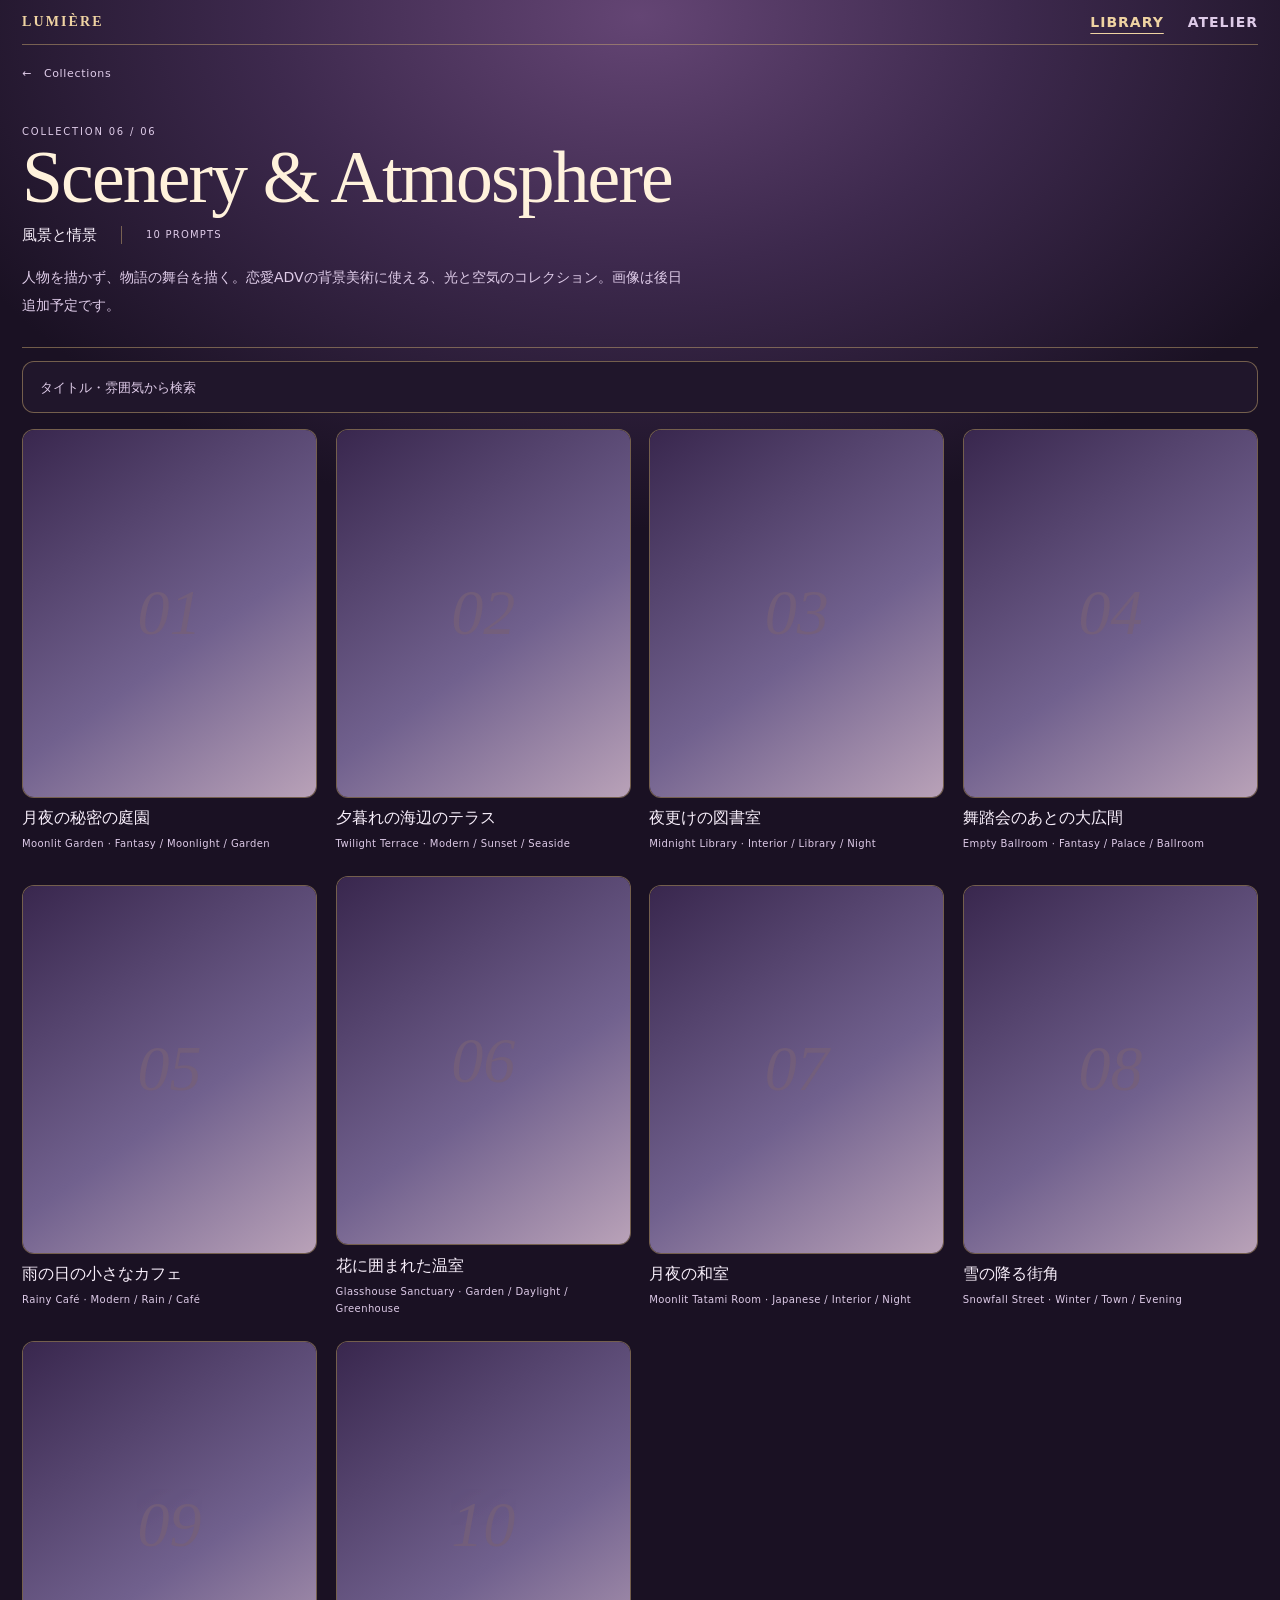
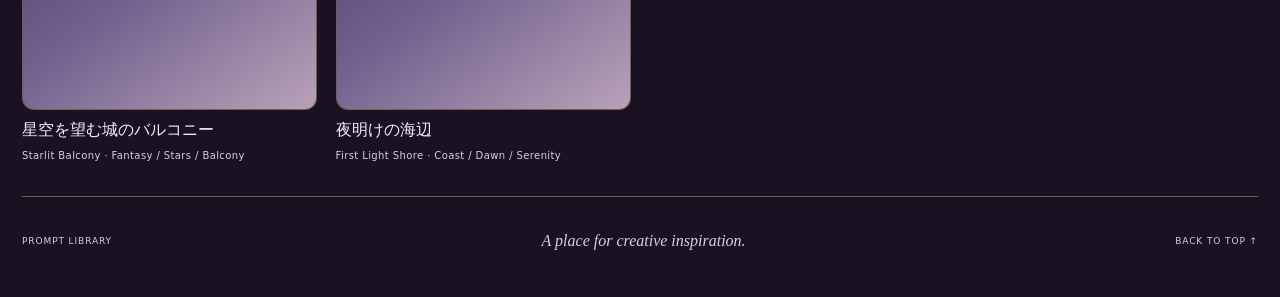
<file: library/scenery.html>
<!doctype html><html lang="ja"><head><meta charset="utf-8"><meta name="viewport" content="width=device-width,initial-scale=1,viewport-fit=cover"><meta name="theme-color" content="#171020"><title>Scenery &amp; Atmosphere｜風景と情景 | LUMIÈRE</title><link rel="stylesheet" href="style.css?v=moonlit-1"><link rel="stylesheet" href="../studio.css?v=moonlit-1"><link rel="apple-touch-icon" href="../apple-touch-icon.png?v=trimmed"><link rel="icon" type="image/png" sizes="64x64" href="../favicon.png"><style>.scenery-bg{background:linear-gradient(145deg,#39274e,#71618e 58%,#b9a2b8);color:#f1dfb4}.scenery-bg span{font-family:Georgia,serif;font-size:clamp(2rem,7vw,4rem);opacity:.75}</style></head><body class="archive" id="top"><main class="shell"><nav class="studio-nav" aria-label="サイト内ナビゲーション"><a href="../index.html">LUMIÈRE</a><a href="../library/" aria-current="page">LIBRARY</a><a href="../atelier.html">ATELIER</a></nav><a class="back" href="index.html">Collections</a><section class="collection-hero"><span class="eyebrow">COLLECTION 06 / 06</span><h1 lang="en">Scenery &amp; Atmosphere</h1><div class="collection-caption">風景と情景<span>10 PROMPTS</span></div><p>人物を描かず、物語の舞台を描く。恋愛ADVの背景美術に使える、光と空気のコレクション。画像は後日追加予定です。</p></section><div class="toolbar"><input class="search" aria-label="プロンプトを検索" type="search" placeholder="タイトル・雰囲気から検索" oninput="filterTiles(this)"></div><section class="gallery" aria-label="背景プロンプト一覧"><button class="prompt-tile" data-search="Moonlit Garden 月夜の秘密の庭園 Fantasy / Moonlight / Garden empty romantic garden at night, winding pale stone path leading to a small classical fountain, white roses blooming along the edges, dark cypress trees and climbing ivy, distant garden arch, cool blue-violet moonlight falling from the upper left, soft reflected light on water, clear foreground path with open space for character placement, eye-level view, coherent perspective, layered foreground midground and background, elegant anime visual novel background art, smooth painted surfaces, delicate atmospheric depth, quiet intimate mood" data-prompt="{&quot;title&quot;:&quot;月夜の秘密の庭園&quot;,&quot;tag&quot;:&quot;Fantasy / Moonlight / Garden&quot;,&quot;prompt&quot;:&quot;empty romantic garden at night, winding pale stone path leading to a small classical fountain, white roses blooming along the edges, dark cypress trees and climbing ivy, distant garden arch, cool blue-violet moonlight falling from the upper left, soft reflected light on water, clear foreground path with open space for character placement, eye-level view, coherent perspective, layered foreground midground and background, elegant anime visual novel background art, smooth painted surfaces, delicate atmospheric depth, quiet intimate mood&quot;,&quot;negativeTags&quot;:&quot;people, person, human, character, crowd, silhouette, human shadow, face, body, hands, animals, text, watermark, logo, signature, photorealism, 3d render, excessive grain, noisy texture, oversharpening, harsh highlights, dense clutter, distorted perspective&quot;}" onclick="openPrompt(this)"><div class="tile-visual"><div class="placeholder scenery-bg"><span>01</span></div></div><div class="tile-title">月夜の秘密の庭園</div><div class="tile-tag">Moonlit Garden · Fantasy / Moonlight / Garden</div></button>
<button class="prompt-tile" data-search="Twilight Terrace 夕暮れの海辺のテラス Modern / Sunset / Seaside empty seaside terrace overlooking a calm ocean at magic hour, pale stone balustrade, two unoccupied wrought iron chairs and a small round table placed to the side, distant coastline and horizon, sky fading from soft peach pink into lavender and deep blue, warm low sunlight from the right, gentle cool shadows, open central foreground for character placement, eye-level wide composition, natural architectural perspective, romantic anime visual novel background art, clean shapes, soft gradients, peaceful evening atmosphere" data-prompt="{&quot;title&quot;:&quot;夕暮れの海辺のテラス&quot;,&quot;tag&quot;:&quot;Modern / Sunset / Seaside&quot;,&quot;prompt&quot;:&quot;empty seaside terrace overlooking a calm ocean at magic hour, pale stone balustrade, two unoccupied wrought iron chairs and a small round table placed to the side, distant coastline and horizon, sky fading from soft peach pink into lavender and deep blue, warm low sunlight from the right, gentle cool shadows, open central foreground for character placement, eye-level wide composition, natural architectural perspective, romantic anime visual novel background art, clean shapes, soft gradients, peaceful evening atmosphere&quot;,&quot;negativeTags&quot;:&quot;people, person, human, character, crowd, silhouette, human shadow, face, body, hands, animals, text, watermark, logo, signature, photorealism, 3d render, excessive grain, noisy texture, oversharpening, harsh highlights, dense clutter, distorted perspective&quot;}" onclick="openPrompt(this)"><div class="tile-visual"><div class="placeholder scenery-bg"><span>02</span></div></div><div class="tile-title">夕暮れの海辺のテラス</div><div class="tile-tag">Twilight Terrace · Modern / Sunset / Seaside</div></button>
<button class="prompt-tile" data-search="Midnight Library 夜更けの図書室 Interior / Library / Night empty antique library late at night, tall dark wooden bookshelves receding into depth, polished reading table with a closed book and shaded brass lamp, high arched windows revealing a deep indigo sky, warm amber lamplight contrasting with cool moonlight, clear open floor area in the foreground for character placement, balanced eye-level perspective, strong but natural depth cues, elegant anime visual novel background art, smooth wood and fabric shading, restrained details, hushed contemplative atmosphere" data-prompt="{&quot;title&quot;:&quot;夜更けの図書室&quot;,&quot;tag&quot;:&quot;Interior / Library / Night&quot;,&quot;prompt&quot;:&quot;empty antique library late at night, tall dark wooden bookshelves receding into depth, polished reading table with a closed book and shaded brass lamp, high arched windows revealing a deep indigo sky, warm amber lamplight contrasting with cool moonlight, clear open floor area in the foreground for character placement, balanced eye-level perspective, strong but natural depth cues, elegant anime visual novel background art, smooth wood and fabric shading, restrained details, hushed contemplative atmosphere&quot;,&quot;negativeTags&quot;:&quot;people, person, human, character, crowd, silhouette, human shadow, face, body, hands, animals, text, watermark, logo, signature, photorealism, 3d render, excessive grain, noisy texture, oversharpening, harsh highlights, dense clutter, distorted perspective&quot;}" onclick="openPrompt(this)"><div class="tile-visual"><div class="placeholder scenery-bg"><span>03</span></div></div><div class="tile-title">夜更けの図書室</div><div class="tile-tag">Midnight Library · Interior / Library / Night</div></button>
<button class="prompt-tile" data-search="Empty Ballroom 舞踏会のあとの大広間 Fantasy / Palace / Ballroom deserted grand palace ballroom after a formal evening, tall arched windows, graceful columns, crystal chandeliers casting soft warm light, polished marble floor with subtle reflections, closed double doors at the far end, faint violet twilight beyond the windows, spacious uncluttered foreground for characters, symmetrical eye-level wide shot, coherent vanishing point, elegant romantic fantasy visual novel background art, refined gold accents, smooth clean surfaces, gentle cinematic lighting, wistful stillness" data-prompt="{&quot;title&quot;:&quot;舞踏会のあとの大広間&quot;,&quot;tag&quot;:&quot;Fantasy / Palace / Ballroom&quot;,&quot;prompt&quot;:&quot;deserted grand palace ballroom after a formal evening, tall arched windows, graceful columns, crystal chandeliers casting soft warm light, polished marble floor with subtle reflections, closed double doors at the far end, faint violet twilight beyond the windows, spacious uncluttered foreground for characters, symmetrical eye-level wide shot, coherent vanishing point, elegant romantic fantasy visual novel background art, refined gold accents, smooth clean surfaces, gentle cinematic lighting, wistful stillness&quot;,&quot;negativeTags&quot;:&quot;people, person, human, character, crowd, silhouette, human shadow, face, body, hands, animals, text, watermark, logo, signature, photorealism, 3d render, excessive grain, noisy texture, oversharpening, harsh highlights, dense clutter, distorted perspective&quot;}" onclick="openPrompt(this)"><div class="tile-visual"><div class="placeholder scenery-bg"><span>04</span></div></div><div class="tile-title">舞踏会のあとの大広間</div><div class="tile-tag">Empty Ballroom · Fantasy / Palace / Ballroom</div></button>
<button class="prompt-tile" data-search="Rainy Café 雨の日の小さなカフェ Modern / Rain / Café empty cozy café on a rainy afternoon, large street-facing window streaked with raindrops, blurred wet pavement and muted city lights outside, wooden tables and upholstered seats arranged along the sides, a single untouched cup on a side table, soft amber pendant lighting against cool gray-blue daylight, open foreground seating area suitable for character placement, eye-level interior composition, realistic room perspective, romantic anime visual novel background art, smooth gradients, subtle reflections, peaceful rainy-day mood" data-prompt="{&quot;title&quot;:&quot;雨の日の小さなカフェ&quot;,&quot;tag&quot;:&quot;Modern / Rain / Café&quot;,&quot;prompt&quot;:&quot;empty cozy café on a rainy afternoon, large street-facing window streaked with raindrops, blurred wet pavement and muted city lights outside, wooden tables and upholstered seats arranged along the sides, a single untouched cup on a side table, soft amber pendant lighting against cool gray-blue daylight, open foreground seating area suitable for character placement, eye-level interior composition, realistic room perspective, romantic anime visual novel background art, smooth gradients, subtle reflections, peaceful rainy-day mood&quot;,&quot;negativeTags&quot;:&quot;people, person, human, character, crowd, silhouette, human shadow, face, body, hands, animals, text, watermark, logo, signature, photorealism, 3d render, excessive grain, noisy texture, oversharpening, harsh highlights, dense clutter, distorted perspective&quot;}" onclick="openPrompt(this)"><div class="tile-visual"><div class="placeholder scenery-bg"><span>05</span></div></div><div class="tile-title">雨の日の小さなカフェ</div><div class="tile-tag">Rainy Café · Modern / Rain / Café</div></button>
<button class="prompt-tile" data-search="Glasshouse Sanctuary 花に囲まれた温室 Garden / Daylight / Greenhouse empty elegant glasshouse filled with lush greenery and blooming white lilies, pale stone walkway leading toward a wrought iron bench, tall glass roof and slender metal frames, soft late-morning sunlight filtering through leaves from above, gentle natural shadows, airy floral depth without dense clutter, clear path and open foreground for character placement, eye-level three-quarter perspective, romantic anime visual novel background art, clean painted foliage masses, soft luminous gradients, tranquil sanctuary atmosphere" data-prompt="{&quot;title&quot;:&quot;花に囲まれた温室&quot;,&quot;tag&quot;:&quot;Garden / Daylight / Greenhouse&quot;,&quot;prompt&quot;:&quot;empty elegant glasshouse filled with lush greenery and blooming white lilies, pale stone walkway leading toward a wrought iron bench, tall glass roof and slender metal frames, soft late-morning sunlight filtering through leaves from above, gentle natural shadows, airy floral depth without dense clutter, clear path and open foreground for character placement, eye-level three-quarter perspective, romantic anime visual novel background art, clean painted foliage masses, soft luminous gradients, tranquil sanctuary atmosphere&quot;,&quot;negativeTags&quot;:&quot;people, person, human, character, crowd, silhouette, human shadow, face, body, hands, animals, text, watermark, logo, signature, photorealism, 3d render, excessive grain, noisy texture, oversharpening, harsh highlights, dense clutter, distorted perspective&quot;}" onclick="openPrompt(this)"><div class="tile-visual"><div class="placeholder scenery-bg"><span>06</span></div></div><div class="tile-title">花に囲まれた温室</div><div class="tile-tag">Glasshouse Sanctuary · Garden / Daylight / Greenhouse</div></button>
<button class="prompt-tile" data-search="Moonlit Tatami Room 月夜の和室 Japanese / Interior / Night empty traditional Japanese tatami room at night, neatly aligned tatami mats, wooden pillars and partially open shoji screens, low unoccupied table positioned to one side, veranda overlooking a quiet moss garden and stone lantern, cool silver-blue moonlight entering from the garden, subtle warm indoor ambient light, uncluttered foreground tatami area for character placement, seated-eye-level perspective, coherent interior geometry, elegant anime visual novel background art, smooth surfaces, restrained traditional details, serene nocturnal mood" data-prompt="{&quot;title&quot;:&quot;月夜の和室&quot;,&quot;tag&quot;:&quot;Japanese / Interior / Night&quot;,&quot;prompt&quot;:&quot;empty traditional Japanese tatami room at night, neatly aligned tatami mats, wooden pillars and partially open shoji screens, low unoccupied table positioned to one side, veranda overlooking a quiet moss garden and stone lantern, cool silver-blue moonlight entering from the garden, subtle warm indoor ambient light, uncluttered foreground tatami area for character placement, seated-eye-level perspective, coherent interior geometry, elegant anime visual novel background art, smooth surfaces, restrained traditional details, serene nocturnal mood&quot;,&quot;negativeTags&quot;:&quot;people, person, human, character, crowd, silhouette, human shadow, face, body, hands, animals, text, watermark, logo, signature, photorealism, 3d render, excessive grain, noisy texture, oversharpening, harsh highlights, dense clutter, distorted perspective&quot;}" onclick="openPrompt(this)"><div class="tile-visual"><div class="placeholder scenery-bg"><span>07</span></div></div><div class="tile-title">月夜の和室</div><div class="tile-tag">Moonlit Tatami Room · Japanese / Interior / Night</div></button>
<button class="prompt-tile" data-search="Snowfall Street 雪の降る街角 Winter / Town / Evening empty cobblestone street in a quaint European-style town during gentle snowfall, old stone façades and softly glowing shop windows, wrought iron streetlamps, fresh snow gathered along rooftops and ledges, narrow road leading toward a distant clock tower, warm golden window light contrasting with cool blue winter dusk, clear open foreground for character placement, eye-level street perspective, atmospheric depth, romantic anime visual novel background art, smooth painted architecture, soft snow shapes, quiet nostalgic mood" data-prompt="{&quot;title&quot;:&quot;雪の降る街角&quot;,&quot;tag&quot;:&quot;Winter / Town / Evening&quot;,&quot;prompt&quot;:&quot;empty cobblestone street in a quaint European-style town during gentle snowfall, old stone façades and softly glowing shop windows, wrought iron streetlamps, fresh snow gathered along rooftops and ledges, narrow road leading toward a distant clock tower, warm golden window light contrasting with cool blue winter dusk, clear open foreground for character placement, eye-level street perspective, atmospheric depth, romantic anime visual novel background art, smooth painted architecture, soft snow shapes, quiet nostalgic mood&quot;,&quot;negativeTags&quot;:&quot;people, person, human, character, crowd, silhouette, human shadow, face, body, hands, animals, text, watermark, logo, signature, photorealism, 3d render, excessive grain, noisy texture, oversharpening, harsh highlights, dense clutter, distorted perspective&quot;}" onclick="openPrompt(this)"><div class="tile-visual"><div class="placeholder scenery-bg"><span>08</span></div></div><div class="tile-title">雪の降る街角</div><div class="tile-tag">Snowfall Street · Winter / Town / Evening</div></button>
<button class="prompt-tile" data-search="Starlit Balcony 星空を望む城のバルコニー Fantasy / Stars / Balcony empty castle balcony beneath a clear starry night sky, carved pale stone railing and graceful archway, distant mountain silhouettes and sleeping valley, a few climbing white roses along the outer wall, soft moonlight from the left, gentle lavender-blue ambient glow, spacious central foreground for character placement, eye-level wide composition, coherent architectural perspective, layered distance, romantic fantasy visual novel background art, clean smooth gradients, restrained stars, intimate dreamlike atmosphere" data-prompt="{&quot;title&quot;:&quot;星空を望む城のバルコニー&quot;,&quot;tag&quot;:&quot;Fantasy / Stars / Balcony&quot;,&quot;prompt&quot;:&quot;empty castle balcony beneath a clear starry night sky, carved pale stone railing and graceful archway, distant mountain silhouettes and sleeping valley, a few climbing white roses along the outer wall, soft moonlight from the left, gentle lavender-blue ambient glow, spacious central foreground for character placement, eye-level wide composition, coherent architectural perspective, layered distance, romantic fantasy visual novel background art, clean smooth gradients, restrained stars, intimate dreamlike atmosphere&quot;,&quot;negativeTags&quot;:&quot;people, person, human, character, crowd, silhouette, human shadow, face, body, hands, animals, text, watermark, logo, signature, photorealism, 3d render, excessive grain, noisy texture, oversharpening, harsh highlights, dense clutter, distorted perspective&quot;}" onclick="openPrompt(this)"><div class="tile-visual"><div class="placeholder scenery-bg"><span>09</span></div></div><div class="tile-title">星空を望む城のバルコニー</div><div class="tile-tag">Starlit Balcony · Fantasy / Stars / Balcony</div></button>
<button class="prompt-tile" data-search="First Light Shore 夜明けの海辺 Coast / Dawn / Serenity deserted sandy shoreline at first light, calm translucent waves reaching the beach, distant headland and soft clouds, sky transitioning from pale blush pink near the horizon to lavender and cool blue overhead, delicate golden dawn light grazing the water, gentle reflections on wet sand, clear uncluttered foreground for character placement, eye-level coastal wide shot, natural horizon and depth, romantic anime visual novel background art, smooth color gradients, soft atmospheric perspective, hopeful peaceful mood" data-prompt="{&quot;title&quot;:&quot;夜明けの海辺&quot;,&quot;tag&quot;:&quot;Coast / Dawn / Serenity&quot;,&quot;prompt&quot;:&quot;deserted sandy shoreline at first light, calm translucent waves reaching the beach, distant headland and soft clouds, sky transitioning from pale blush pink near the horizon to lavender and cool blue overhead, delicate golden dawn light grazing the water, gentle reflections on wet sand, clear uncluttered foreground for character placement, eye-level coastal wide shot, natural horizon and depth, romantic anime visual novel background art, smooth color gradients, soft atmospheric perspective, hopeful peaceful mood&quot;,&quot;negativeTags&quot;:&quot;people, person, human, character, crowd, silhouette, human shadow, face, body, hands, animals, text, watermark, logo, signature, photorealism, 3d render, excessive grain, noisy texture, oversharpening, harsh highlights, dense clutter, distorted perspective&quot;}" onclick="openPrompt(this)"><div class="tile-visual"><div class="placeholder scenery-bg"><span>10</span></div></div><div class="tile-title">夜明けの海辺</div><div class="tile-tag">First Light Shore · Coast / Dawn / Serenity</div></button></section><div class="empty" id="emptyState" role="status">該当するプロンプトがありません。</div><footer class="footer"><a href="index.html">PROMPT LIBRARY</a><span>A place for creative inspiration.</span><a href="#top">BACK TO TOP ↑</a></footer></main><div class="modal" id="promptModal" aria-hidden="true"><div class="modal-backdrop" onclick="closePrompt()"></div><section class="modal-sheet" role="dialog" aria-modal="true" aria-labelledby="modalTitle" tabindex="-1"><div class="modal-grip"></div><button class="modal-close" onclick="closePrompt()" aria-label="閉じる">×</button><div class="modal-image-wrap"><img class="modal-image" id="modalImage" alt=""></div><div class="modal-sub" id="modalSub"></div><h2 id="modalTitle"></h2><div class="gender-tabs" id="genderTabs"></div><div class="prompt-box" id="promptText"></div><button class="copy" id="copyButton" onclick="copyPrompt()">Promptをコピー</button><section id="negativeSection" style="display:none"><h3>Negative Prompt</h3><div class="prompt-box" id="negativeText"></div><button class="copy" id="negativeCopyButton" onclick="copyNegativeTags()">Negativeをコピー</button></section><button class="copy-secondary" id="sendToAtelier" type="button">ATELIERで使う</button><p id="handoffError" role="status" hidden></p></section></div><script src="app.js?v=lumiere-1"></script></body></html>
</file>
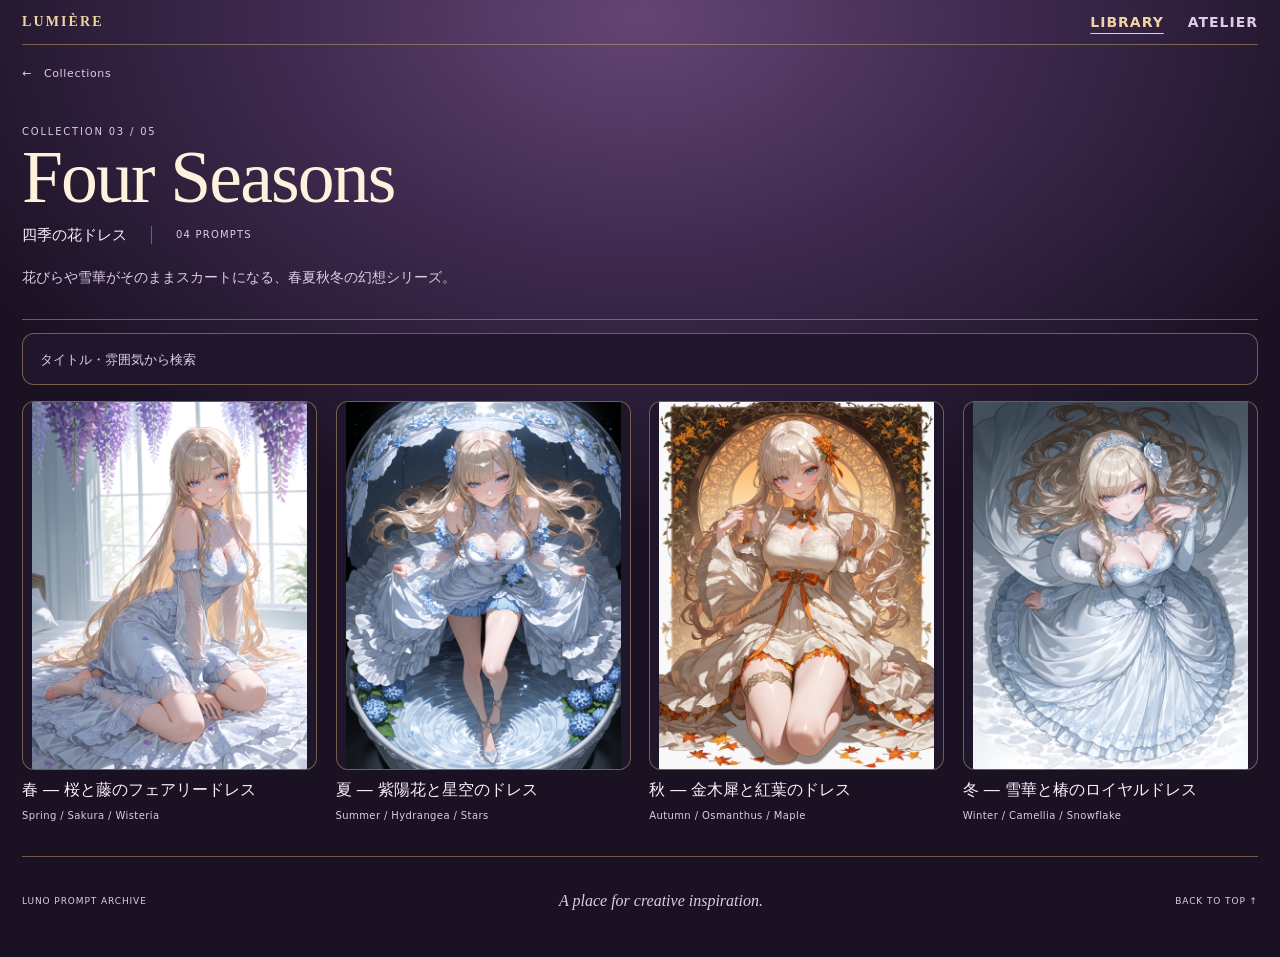
<file: library/seasons.html>
<!doctype html>
<html lang="ja">
<head>
<meta charset="utf-8">
<meta name="viewport" content="width=device-width,initial-scale=1,viewport-fit=cover">
<meta name="theme-color" content="#171020">
<title>四季の花ドレス | LUMIÈRE</title>
<link rel="stylesheet" href="style.css?v=moonlit-1">
<link rel="stylesheet" href="../studio.css?v=moonlit-1"><link rel="apple-touch-icon" href="../apple-touch-icon.png?v=trimmed"><link rel="icon" type="image/png" sizes="64x64" href="../favicon.png"></head>
<body class="archive" id="top">
<main class="shell">
<nav class="studio-nav" aria-label="サイト内ナビゲーション"><a href="../index.html">LUMIÈRE</a><a href="../library/" aria-current="page">LIBRARY</a><a href="../atelier.html">ATELIER</a></nav>

<a class="back" href="index.html">Collections</a>
<section class="collection-hero"><span class="eyebrow">COLLECTION 03 / 05</span><h1 lang="en">Four Seasons</h1><div class="collection-caption">四季の花ドレス<span>04 PROMPTS</span></div><p>花びらや雪華がそのままスカートになる、春夏秋冬の幻想シリーズ。</p></section>
<div class="toolbar"><input class="search" aria-label="プロンプトを検索" type="search" placeholder="タイトル・雰囲気から検索" oninput="filterTiles(this)"></div>
<section class="gallery" aria-label="プロンプト一覧"><button class="prompt-tile" data-search="春 ― 桜と藤のフェアリードレス Spring / Sakura / Wisteria spring flower dress, sakura petals, wisteria flowers, pastel pink and lavender, milk white and pale blue accents, elegant high neck lace collar, long sheer chiffon sleeves, frilled cuffs, modest princess dress, softly flared tiered floral skirt, layered sakura petals and hanging wisteria decorations, delicate embroidery, ribbon-braided half-up hairstyle, soft sunlight, floating petals, dreamy atmosphere, garden background" data-prompt="{&quot;title&quot;: &quot;春 ― 桜と藤のフェアリードレス&quot;, &quot;tag&quot;: &quot;Spring / Sakura / Wisteria&quot;, &quot;prompt&quot;: &quot;spring flower dress, sakura petals, wisteria flowers, pastel pink and lavender, milk white and pale blue accents, elegant high neck lace collar, long sheer chiffon sleeves, frilled cuffs, modest princess dress, softly flared tiered floral skirt, layered sakura petals and hanging wisteria decorations, delicate embroidery, ribbon-braided half-up hairstyle, soft sunlight, floating petals, dreamy atmosphere, garden background&quot;, &quot;image&quot;: &quot;images/season_01_female.jpg&quot;}" onclick="openPrompt(this)">
      <div class="tile-visual"><img loading="lazy" decoding="async" src="images/season_01_female.jpg" alt="春 ― 桜と藤のフェアリードレス" loading="lazy"></div>
      <div class="tile-title">春 ― 桜と藤のフェアリードレス</div>
      <div class="tile-tag">Spring / Sakura / Wisteria</div>
    </button><button class="prompt-tile" data-search="夏 ― 紫陽花と星空のドレス Summer / Hydrangea / Stars hydrangea flower dress, summer fantasy, elegant sheer lace high collar, modest design, airy three-quarter sleeves, layered hydrangea petal skirt, translucent organza, sparkling star bead embroidery, pastel ice blue and lilac, silver and white accents, rainy season atmosphere, glowing particles, floral garden after the rain, soft lighting" data-prompt="{&quot;title&quot;: &quot;夏 ― 紫陽花と星空のドレス&quot;, &quot;tag&quot;: &quot;Summer / Hydrangea / Stars&quot;, &quot;prompt&quot;: &quot;hydrangea flower dress, summer fantasy, elegant sheer lace high collar, modest design, airy three-quarter sleeves, layered hydrangea petal skirt, translucent organza, sparkling star bead embroidery, pastel ice blue and lilac, silver and white accents, rainy season atmosphere, glowing particles, floral garden after the rain, soft lighting&quot;, &quot;image&quot;: &quot;images/season_02_female.jpg&quot;}" onclick="openPrompt(this)">
      <div class="tile-visual"><img loading="lazy" decoding="async" src="images/season_02_female.jpg" alt="夏 ― 紫陽花と星空のドレス" loading="lazy"></div>
      <div class="tile-title">夏 ― 紫陽花と星空のドレス</div>
      <div class="tile-tag">Summer / Hydrangea / Stars</div>
    </button><button class="prompt-tile" data-search="秋 ― 金木犀と紅葉のドレス Autumn / Osmanthus / Maple autumn fairy dress, layered maple leaf skirt, osmanthus flower embroidery, elegant classical stand collar, long bell sleeves, modest vintage dress, velvet ribbon accents, warm amber, orange gold, burgundy and cream palette, golden sunset, falling leaves, sophisticated fantasy fashion, delicate lace, autumn garden background" data-prompt="{&quot;title&quot;: &quot;秋 ― 金木犀と紅葉のドレス&quot;, &quot;tag&quot;: &quot;Autumn / Osmanthus / Maple&quot;, &quot;prompt&quot;: &quot;autumn fairy dress, layered maple leaf skirt, osmanthus flower embroidery, elegant classical stand collar, long bell sleeves, modest vintage dress, velvet ribbon accents, warm amber, orange gold, burgundy and cream palette, golden sunset, falling leaves, sophisticated fantasy fashion, delicate lace, autumn garden background&quot;, &quot;image&quot;: &quot;images/season_03_female.jpg&quot;}" onclick="openPrompt(this)">
      <div class="tile-visual"><img loading="lazy" decoding="async" src="images/season_03_female.jpg" alt="秋 ― 金木犀と紅葉のドレス" loading="lazy"></div>
      <div class="tile-title">秋 ― 金木犀と紅葉のドレス</div>
      <div class="tile-tag">Autumn / Osmanthus / Maple</div>
    </button><button class="prompt-tile" data-search="冬 ― 雪華と椿のロイヤルドレス Winter / Camellia / Snowflake winter snowflake dress, camellia flowers, elegant royal high collar, long sleeves with soft fur-trimmed cuffs, modest princess gown, layered snow crystal skirt, cape-like back ribbon, camellia embroidery, snow white and ice blue palette, silver and pale rose accents, sparkling frost, snowy garden, ethereal winter atmosphere" data-prompt="{&quot;title&quot;: &quot;冬 ― 雪華と椿のロイヤルドレス&quot;, &quot;tag&quot;: &quot;Winter / Camellia / Snowflake&quot;, &quot;prompt&quot;: &quot;winter snowflake dress, camellia flowers, elegant royal high collar, long sleeves with soft fur-trimmed cuffs, modest princess gown, layered snow crystal skirt, cape-like back ribbon, camellia embroidery, snow white and ice blue palette, silver and pale rose accents, sparkling frost, snowy garden, ethereal winter atmosphere&quot;, &quot;image&quot;: &quot;images/season_04_female.jpg&quot;}" onclick="openPrompt(this)">
      <div class="tile-visual"><img loading="lazy" decoding="async" src="images/season_04_female.jpg" alt="冬 ― 雪華と椿のロイヤルドレス" loading="lazy"></div>
      <div class="tile-title">冬 ― 雪華と椿のロイヤルドレス</div>
      <div class="tile-tag">Winter / Camellia / Snowflake</div>
    </button></section>
<div class="empty" id="emptyState" role="status">該当するプロンプトがありません。</div>

<footer class="footer"><a href="index.html">LUNO PROMPT ARCHIVE</a><span>A place for creative inspiration.</span><a href="#top">BACK TO TOP ↑</a></footer>
</main>

<div class="modal" id="promptModal" aria-hidden="true">
  <div class="modal-backdrop" onclick="closePrompt()"></div>
  <section class="modal-sheet" role="dialog" aria-modal="true" aria-labelledby="modalTitle" tabindex="-1">
    <div class="modal-grip"></div>
    <button class="modal-close" onclick="closePrompt()" aria-label="閉じる">×</button>
    <div class="modal-image-wrap"><img class="modal-image" id="modalImage" alt=""></div>
    <div class="modal-sub" id="modalSub"></div>
    <h2 id="modalTitle"></h2>
    <div class="gender-tabs" id="genderTabs"></div>
    <div class="prompt-box" id="promptText"></div>
    <button class="copy" id="copyButton" onclick="copyPrompt()">Promptをコピー</button><button class="copy-secondary" id="sendToAtelier" type="button">ATELIERで使う</button><p id="handoffError" role="status" hidden></p>
  </section>
</div>

<script src="app.js?v=lumiere-1"></script>
</body>
</html>
</file>
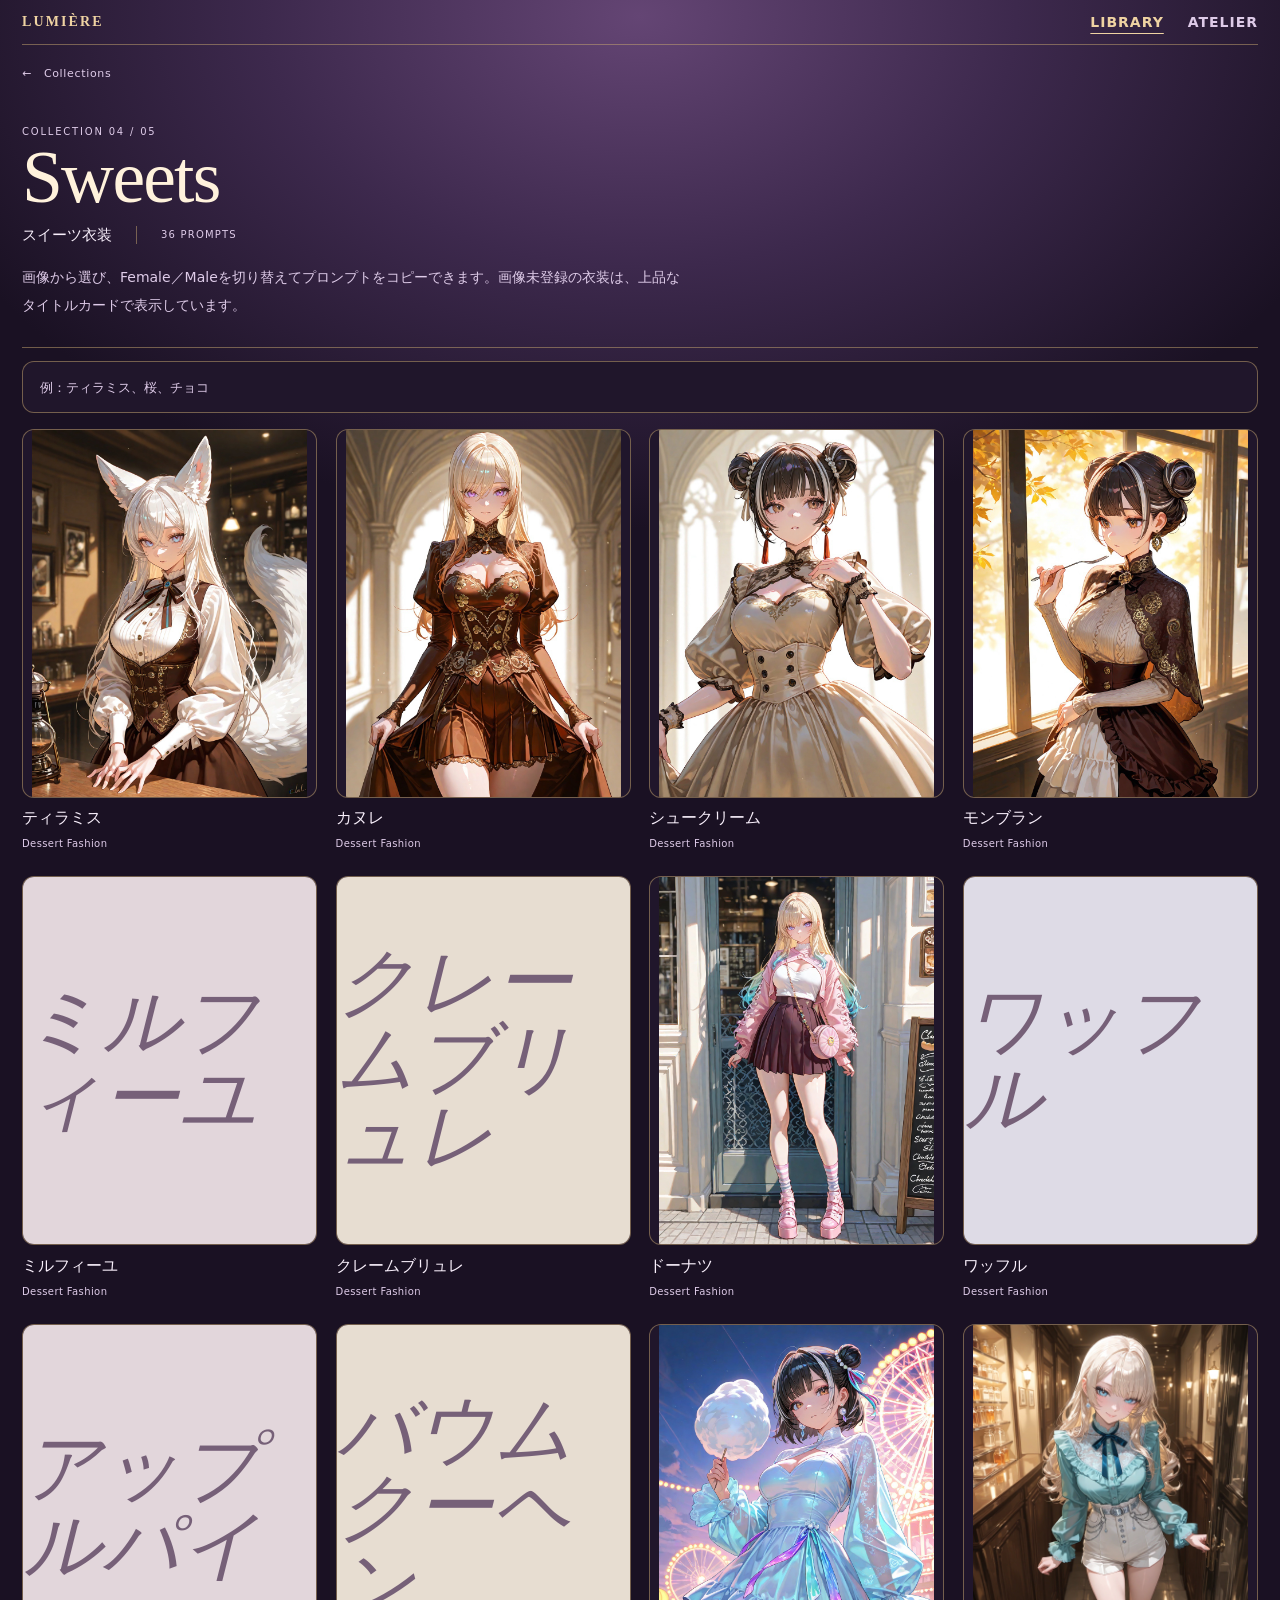
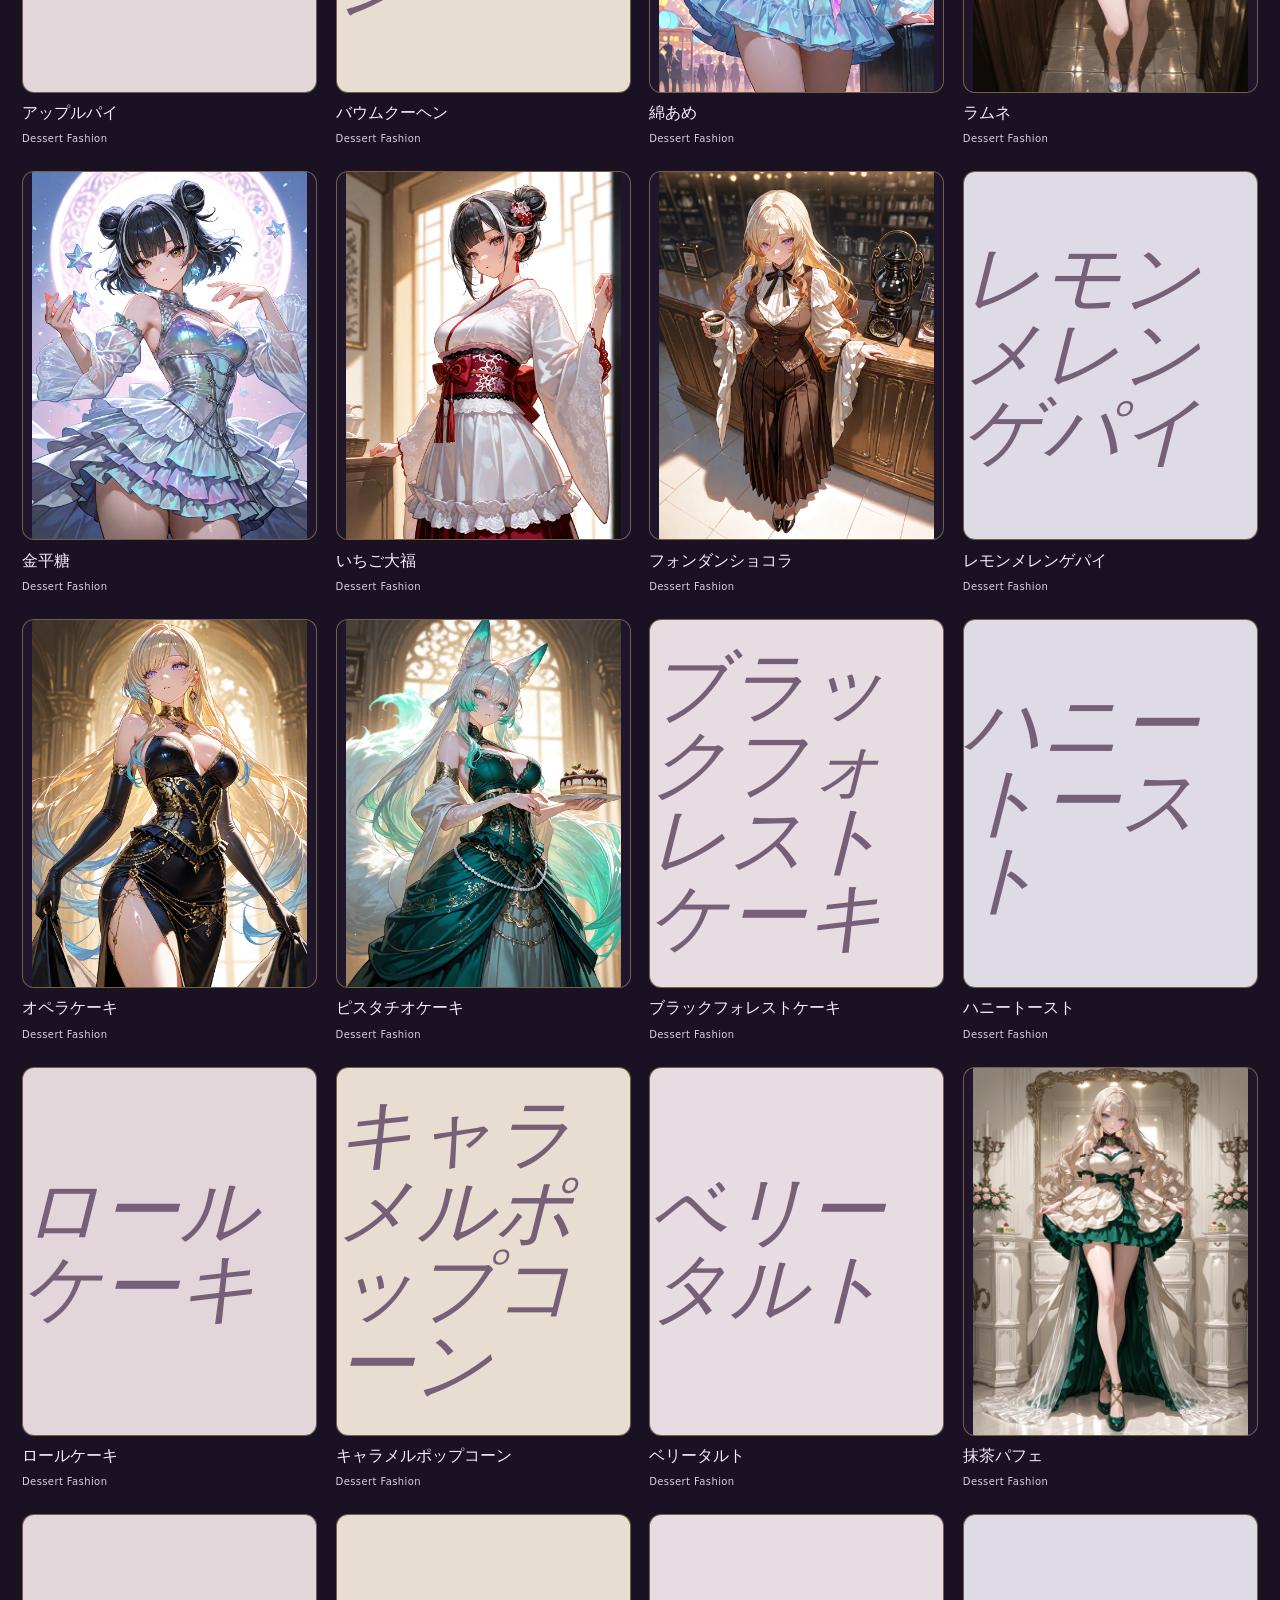
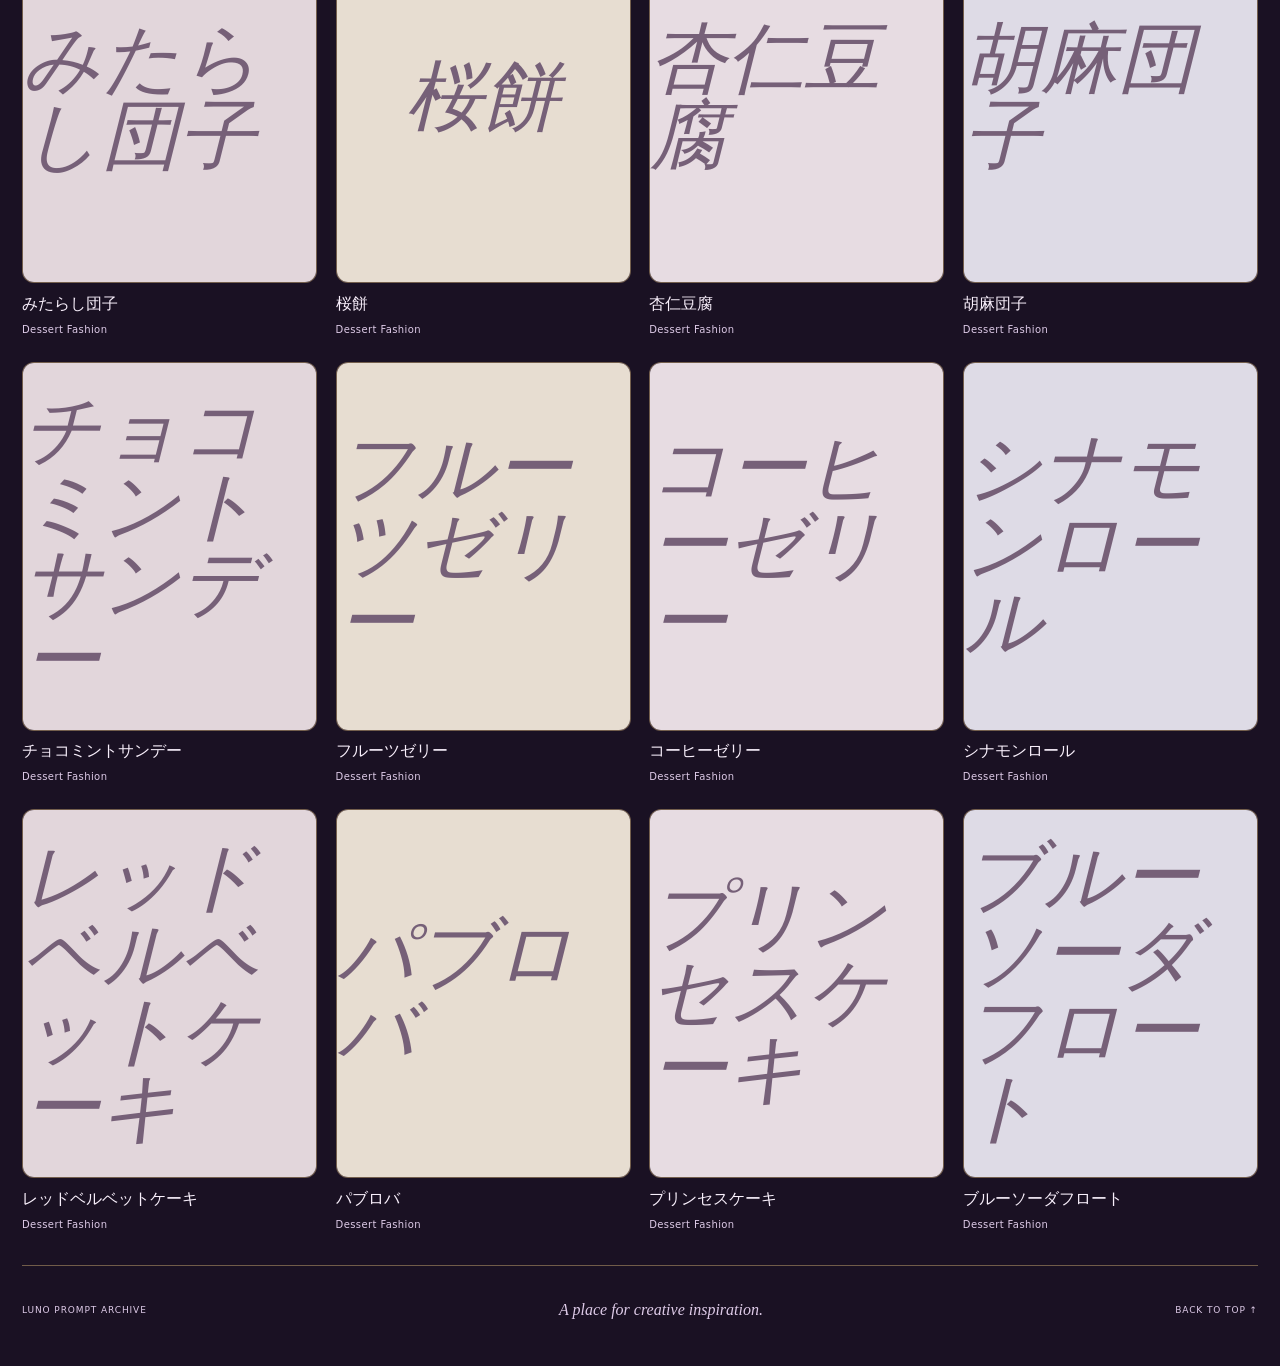
<file: library/sweets.html>
<!DOCTYPE html>

<html lang="ja">
<head>
<meta charset="utf-8"/>
<meta content="width=device-width,initial-scale=1,viewport-fit=cover" name="viewport"/>
<meta content="#171020" name="theme-color"/>
<title>スイーツ衣装 | LUMIÈRE</title>
<link href="style.css?v=moonlit-1" rel="stylesheet"/>
<link rel="stylesheet" href="../studio.css?v=moonlit-1"><link rel="apple-touch-icon" href="../apple-touch-icon.png?v=trimmed"><link rel="icon" type="image/png" sizes="64x64" href="../favicon.png"></head>
<body class="archive" id="top">
<main class="shell">
<nav class="studio-nav" aria-label="サイト内ナビゲーション"><a href="../index.html">LUMIÈRE</a><a href="../library/" aria-current="page">LIBRARY</a><a href="../atelier.html">ATELIER</a></nav>
<a class="back" href="index.html">Collections</a>
<section class="collection-hero"><span class="eyebrow">COLLECTION 04 / 05</span><h1 lang="en">Sweets</h1><div class="collection-caption">スイーツ衣装<span>36 PROMPTS</span></div><p>画像から選び、Female／Maleを切り替えてプロンプトをコピーできます。画像未登録の衣装は、上品なタイトルカードで表示しています。</p></section>
<div class="toolbar"><input class="search" aria-label="プロンプトを検索" oninput="filterTiles(this)" placeholder="例：ティラミス、桜、チョコ" type="search"/></div>
<section class="gallery" aria-label="プロンプト一覧"><button class="prompt-tile" data-prompt='{"title": "ティラミス", "tag": "Dessert Fashion", "female": "wearing a dessert-inspired fashion outfit, mascarpone cream, espresso brown, cocoa color palette, cream blouse, espresso corset vest, cocoa layered midi skirt, velvet ribbon, gold buttons, standing in antique Italian café counter, full body, elegant fashion editorial composition", "male": "wearing a dessert-inspired fashion outfit, mascarpone cream, espresso brown, cocoa color palette, cream shirt, espresso waistcoat, cocoa tailored trousers, velvet neck ribbon, gold buttons, standing in antique Italian café counter, refined full-body pose, elegant fashion editorial composition", "femaleImage": "images/sweet_01_female.jpg", "maleImage": "images/sweet_01_male.jpg"}' data-search="ティラミス dessert fashion wearing a dessert-inspired fashion outfit, mascarpone cream, espresso brown, cocoa color palette, cream blouse, espresso corset vest, cocoa layered midi skirt, velvet ribbon, gold buttons, standing in antique Italian café counter, full body, elegant fashion editorial composition wearing a dessert-inspired fashion outfit, mascarpone cream, espresso brown, cocoa color palette, cream shirt, espresso waistcoat, cocoa tailored trousers, velvet neck ribbon, gold buttons, standing in antique Italian café counter, refined full-body pose, elegant fashion editorial composition" onclick="openPrompt(this)">
<div class="tile-visual"><img loading="lazy" decoding="async" alt="ティラミス" src="images/sweet_01_female.jpg"/></div>
<div class="tile-title">ティラミス</div>
<div class="tile-tag">Dessert Fashion</div>
</button><button class="prompt-tile" data-prompt='{"title": "カヌレ", "tag": "Dessert Fashion", "female": "wearing a dessert-inspired fashion outfit, caramel brown, mahogany, cream color palette, glossy caramel classical dress, bell-shaped vertically pleated skirt, mahogany bodice, cream lace high collar, amber buttons, standing in elegant French bakery, full body, elegant fashion editorial composition", "male": "wearing a dessert-inspired fashion outfit, caramel brown, mahogany, cream color palette, glossy caramel long jacket with vertical pleats, mahogany waistcoat, cream high-collar shirt, brown trousers, amber buttons, standing in elegant French bakery, refined full-body pose, elegant fashion editorial composition", "femaleImage": "images/sweet_02_female.jpg", "maleImage": "images/sweet_02_male.jpg"}' data-search="カヌレ dessert fashion wearing a dessert-inspired fashion outfit, caramel brown, mahogany, cream color palette, glossy caramel classical dress, bell-shaped vertically pleated skirt, mahogany bodice, cream lace high collar, amber buttons, standing in elegant French bakery, full body, elegant fashion editorial composition wearing a dessert-inspired fashion outfit, caramel brown, mahogany, cream color palette, glossy caramel long jacket with vertical pleats, mahogany waistcoat, cream high-collar shirt, brown trousers, amber buttons, standing in elegant French bakery, refined full-body pose, elegant fashion editorial composition" onclick="openPrompt(this)">
<div class="tile-visual"><img loading="lazy" decoding="async" alt="カヌレ" src="images/sweet_02_female.jpg"/></div>
<div class="tile-title">カヌレ</div>
<div class="tile-tag">Dessert Fashion</div>
</button><button class="prompt-tile" data-prompt='{"title": "シュークリーム", "tag": "Dessert Fashion", "female": "wearing a dessert-inspired fashion outfit, ivory cream, caramel beige, soft brown color palette, airy ivory blouse with oversized puff sleeves, caramel high-waisted skirt, lace cuffs, satin ribbon, pearl buttons, standing in bright patisserie, full body, elegant fashion editorial composition", "male": "wearing a dessert-inspired fashion outfit, ivory cream, caramel beige, soft brown color palette, airy ivory shirt with voluminous sleeves, caramel vest, relaxed high-waisted trousers, satin neck ribbon, pearl buttons, standing in bright patisserie, refined full-body pose, elegant fashion editorial composition", "femaleImage": "images/sweet_03_female.jpg", "maleImage": "images/sweet_03_male.jpg"}' data-search="シュークリーム dessert fashion wearing a dessert-inspired fashion outfit, ivory cream, caramel beige, soft brown color palette, airy ivory blouse with oversized puff sleeves, caramel high-waisted skirt, lace cuffs, satin ribbon, pearl buttons, standing in bright patisserie, full body, elegant fashion editorial composition wearing a dessert-inspired fashion outfit, ivory cream, caramel beige, soft brown color palette, airy ivory shirt with voluminous sleeves, caramel vest, relaxed high-waisted trousers, satin neck ribbon, pearl buttons, standing in bright patisserie, refined full-body pose, elegant fashion editorial composition" onclick="openPrompt(this)">
<div class="tile-visual"><img loading="lazy" decoding="async" alt="シュークリーム" src="images/sweet_03_female.jpg"/></div>
<div class="tile-title">シュークリーム</div>
<div class="tile-tag">Dessert Fashion</div>
</button><button class="prompt-tile" data-prompt='{"title": "モンブラン", "tag": "Dessert Fashion", "female": "wearing a dessert-inspired fashion outfit, chestnut brown, cream, dark velvet color palette, chestnut knit top, cream spiral-ruffled skirt, dark velvet capelet, gold leaf embroidery, chestnut brooch, standing in autumn café window, full body, elegant fashion editorial composition", "male": "wearing a dessert-inspired fashion outfit, chestnut brown, cream, dark velvet color palette, chestnut turtleneck, cream trousers, dark velvet short cape, layered chestnut sash, gold leaf embroidery, standing in autumn café window, refined full-body pose, elegant fashion editorial composition", "femaleImage": "images/sweet_04_female.jpg", "maleImage": "images/sweet_04_male.jpg"}' data-search="モンブラン dessert fashion wearing a dessert-inspired fashion outfit, chestnut brown, cream, dark velvet color palette, chestnut knit top, cream spiral-ruffled skirt, dark velvet capelet, gold leaf embroidery, chestnut brooch, standing in autumn café window, full body, elegant fashion editorial composition wearing a dessert-inspired fashion outfit, chestnut brown, cream, dark velvet color palette, chestnut turtleneck, cream trousers, dark velvet short cape, layered chestnut sash, gold leaf embroidery, standing in autumn café window, refined full-body pose, elegant fashion editorial composition" onclick="openPrompt(this)">
<div class="tile-visual"><img loading="lazy" decoding="async" alt="モンブラン" src="images/sweet_04_female.jpg"/></div>
<div class="tile-title">モンブラン</div>
<div class="tile-tag">Dessert Fashion</div>
</button><button class="prompt-tile" data-prompt='{"title": "ミルフィーユ", "tag": "Dessert Fashion", "female": "wearing a dessert-inspired fashion outfit, ivory, golden beige, caramel color palette, couture dress with alternating chiffon and organza pastry-like layers, fitted cream bodice, caramel ribbons, translucent sleeves, standing in luxurious pastry salon, full body, elegant fashion editorial composition", "male": "wearing a dessert-inspired fashion outfit, ivory, golden beige, caramel color palette, layered ivory and golden beige tailcoat, overlapping pastry-sheet panels, cream waistcoat, caramel accents, tailored trousers, standing in luxurious pastry salon, refined full-body pose, elegant fashion editorial composition", "femaleImage": null, "maleImage": null}' data-search="ミルフィーユ dessert fashion wearing a dessert-inspired fashion outfit, ivory, golden beige, caramel color palette, couture dress with alternating chiffon and organza pastry-like layers, fitted cream bodice, caramel ribbons, translucent sleeves, standing in luxurious pastry salon, full body, elegant fashion editorial composition wearing a dessert-inspired fashion outfit, ivory, golden beige, caramel color palette, layered ivory and golden beige tailcoat, overlapping pastry-sheet panels, cream waistcoat, caramel accents, tailored trousers, standing in luxurious pastry salon, refined full-body pose, elegant fashion editorial composition" onclick="openPrompt(this)">
<div class="tile-visual"><div class="placeholder sweet-bg-0"><span>ミルフィーユ</span></div></div>
<div class="tile-title">ミルフィーユ</div>
<div class="tile-tag">Dessert Fashion</div>
</button><button class="prompt-tile" data-prompt='{"title": "クレームブリュレ", "tag": "Dessert Fashion", "female": "wearing a dessert-inspired fashion outfit, custard yellow, caramel brown, gold color palette, custard satin dress, caramel translucent overlay, burnt-sugar gradient hem, gold embroidery, amber crystals, standing in candlelit restaurant, full body, elegant fashion editorial composition", "male": "wearing a dessert-inspired fashion outfit, custard yellow, caramel brown, gold color palette, custard satin shirt, caramel gradient vest, dark trousers, gold embroidery, amber cufflinks, long coat, standing in candlelit restaurant, refined full-body pose, elegant fashion editorial composition", "femaleImage": null, "maleImage": null}' data-search="クレームブリュレ dessert fashion wearing a dessert-inspired fashion outfit, custard yellow, caramel brown, gold color palette, custard satin dress, caramel translucent overlay, burnt-sugar gradient hem, gold embroidery, amber crystals, standing in candlelit restaurant, full body, elegant fashion editorial composition wearing a dessert-inspired fashion outfit, custard yellow, caramel brown, gold color palette, custard satin shirt, caramel gradient vest, dark trousers, gold embroidery, amber cufflinks, long coat, standing in candlelit restaurant, refined full-body pose, elegant fashion editorial composition" onclick="openPrompt(this)">
<div class="tile-visual"><div class="placeholder sweet-bg-1"><span>クレームブリュレ</span></div></div>
<div class="tile-title">クレームブリュレ</div>
<div class="tile-tag">Dessert Fashion</div>
</button><button class="prompt-tile" data-prompt='{"title": "ドーナツ", "tag": "Dessert Fashion", "female": "wearing a dessert-inspired fashion outfit, pastel pink, cream, chocolate brown, sprinkles color palette, pastel cropped jacket, cream top, chocolate pleated skirt, sprinkle bead embroidery, round icing-inspired bag, standing in colorful donut shop, full body, elegant fashion editorial composition", "male": "wearing a dessert-inspired fashion outfit, pastel pink, cream, chocolate brown, sprinkles color palette, pastel bomber jacket, cream shirt, chocolate cargo trousers, sprinkle embroidery, icing-inspired crossbody bag, standing in colorful donut shop, refined full-body pose, elegant fashion editorial composition", "femaleImage": "images/sweet_07_female.jpg", "maleImage": "images/sweet_07_male.jpg"}' data-search="ドーナツ dessert fashion wearing a dessert-inspired fashion outfit, pastel pink, cream, chocolate brown, sprinkles color palette, pastel cropped jacket, cream top, chocolate pleated skirt, sprinkle bead embroidery, round icing-inspired bag, standing in colorful donut shop, full body, elegant fashion editorial composition wearing a dessert-inspired fashion outfit, pastel pink, cream, chocolate brown, sprinkles color palette, pastel bomber jacket, cream shirt, chocolate cargo trousers, sprinkle embroidery, icing-inspired crossbody bag, standing in colorful donut shop, refined full-body pose, elegant fashion editorial composition" onclick="openPrompt(this)">
<div class="tile-visual"><img loading="lazy" decoding="async" alt="ドーナツ" src="images/sweet_07_female.jpg"/></div>
<div class="tile-title">ドーナツ</div>
<div class="tile-tag">Dessert Fashion</div>
</button><button class="prompt-tile" data-prompt='{"title": "ワッフル", "tag": "Dessert Fashion", "female": "wearing a dessert-inspired fashion outfit, honey beige, ivory, caramel color palette, waffle-textured cardigan, ivory blouse, caramel flared skirt with grid stitching, maple ribbon belt, standing in sunlit rustic kitchen, full body, elegant fashion editorial composition", "male": "wearing a dessert-inspired fashion outfit, honey beige, ivory, caramel color palette, waffle-textured sweater, ivory shirt, caramel relaxed trousers, maple suspenders, butter-yellow scarf, standing in sunlit rustic kitchen, refined full-body pose, elegant fashion editorial composition", "femaleImage": null, "maleImage": null}' data-search="ワッフル dessert fashion wearing a dessert-inspired fashion outfit, honey beige, ivory, caramel color palette, waffle-textured cardigan, ivory blouse, caramel flared skirt with grid stitching, maple ribbon belt, standing in sunlit rustic kitchen, full body, elegant fashion editorial composition wearing a dessert-inspired fashion outfit, honey beige, ivory, caramel color palette, waffle-textured sweater, ivory shirt, caramel relaxed trousers, maple suspenders, butter-yellow scarf, standing in sunlit rustic kitchen, refined full-body pose, elegant fashion editorial composition" onclick="openPrompt(this)">
<div class="tile-visual"><div class="placeholder sweet-bg-3"><span>ワッフル</span></div></div>
<div class="tile-title">ワッフル</div>
<div class="tile-tag">Dessert Fashion</div>
</button><button class="prompt-tile" data-prompt='{"title": "アップルパイ", "tag": "Dessert Fashion", "female": "wearing a dessert-inspired fashion outfit, apple red, biscuit beige, caramel brown color palette, apple-red puff-sleeve blouse, biscuit corset belt with lattice ribbons, caramel midi skirt, apple blossom embroidery, standing in cottage bakery window, full body, elegant fashion editorial composition", "male": "wearing a dessert-inspired fashion outfit, apple red, biscuit beige, caramel brown color palette, apple-red shirt, biscuit lattice waistcoat, caramel trousers, cream neck scarf, apple blossom embroidery, standing in cottage bakery window, refined full-body pose, elegant fashion editorial composition", "femaleImage": null, "maleImage": null}' data-search="アップルパイ dessert fashion wearing a dessert-inspired fashion outfit, apple red, biscuit beige, caramel brown color palette, apple-red puff-sleeve blouse, biscuit corset belt with lattice ribbons, caramel midi skirt, apple blossom embroidery, standing in cottage bakery window, full body, elegant fashion editorial composition wearing a dessert-inspired fashion outfit, apple red, biscuit beige, caramel brown color palette, apple-red shirt, biscuit lattice waistcoat, caramel trousers, cream neck scarf, apple blossom embroidery, standing in cottage bakery window, refined full-body pose, elegant fashion editorial composition" onclick="openPrompt(this)">
<div class="tile-visual"><div class="placeholder sweet-bg-0"><span>アップルパイ</span></div></div>
<div class="tile-title">アップルパイ</div>
<div class="tile-tag">Dessert Fashion</div>
</button><button class="prompt-tile" data-prompt='{"title": "バウムクーヘン", "tag": "Dessert Fashion", "female": "wearing a dessert-inspired fashion outfit, cream, golden beige, caramel stripes color palette, long coat dress with concentric layered stripes, fitted waist, wide structured hem, gold clasps, standing in European bakery street, full body, elegant fashion editorial composition", "male": "wearing a dessert-inspired fashion outfit, cream, golden beige, caramel stripes color palette, structured long coat with concentric stripes, brown turtleneck, tailored trousers, gold clasps, standing in European bakery street, refined full-body pose, elegant fashion editorial composition", "femaleImage": null, "maleImage": null}' data-search="バウムクーヘン dessert fashion wearing a dessert-inspired fashion outfit, cream, golden beige, caramel stripes color palette, long coat dress with concentric layered stripes, fitted waist, wide structured hem, gold clasps, standing in European bakery street, full body, elegant fashion editorial composition wearing a dessert-inspired fashion outfit, cream, golden beige, caramel stripes color palette, structured long coat with concentric stripes, brown turtleneck, tailored trousers, gold clasps, standing in European bakery street, refined full-body pose, elegant fashion editorial composition" onclick="openPrompt(this)">
<div class="tile-visual"><div class="placeholder sweet-bg-1"><span>バウムクーヘン</span></div></div>
<div class="tile-title">バウムクーヘン</div>
<div class="tile-tag">Dessert Fashion</div>
</button><button class="prompt-tile" data-prompt='{"title": "綿あめ", "tag": "Dessert Fashion", "female": "wearing a dessert-inspired fashion outfit, pastel pink, pastel blue, white, iridescent color palette, fluffy pastel jacket, white dress, translucent tulle layers, cloud-like sleeves, pearl accessories, standing in night amusement park, full body, elegant fashion editorial composition", "male": "wearing a dessert-inspired fashion outfit, pastel pink, pastel blue, white, iridescent color palette, fluffy pastel jacket, white high-neck shirt, pale blue wide trousers, translucent layers, pearl accessories, standing in night amusement park, refined full-body pose, elegant fashion editorial composition", "femaleImage": "images/sweet_11_female.jpg", "maleImage": "images/sweet_11_male.jpg"}' data-search="綿あめ dessert fashion wearing a dessert-inspired fashion outfit, pastel pink, pastel blue, white, iridescent color palette, fluffy pastel jacket, white dress, translucent tulle layers, cloud-like sleeves, pearl accessories, standing in night amusement park, full body, elegant fashion editorial composition wearing a dessert-inspired fashion outfit, pastel pink, pastel blue, white, iridescent color palette, fluffy pastel jacket, white high-neck shirt, pale blue wide trousers, translucent layers, pearl accessories, standing in night amusement park, refined full-body pose, elegant fashion editorial composition" onclick="openPrompt(this)">
<div class="tile-visual"><img loading="lazy" decoding="async" alt="綿あめ" src="images/sweet_11_female.jpg"/></div>
<div class="tile-title">綿あめ</div>
<div class="tile-tag">Dessert Fashion</div>
</button><button class="prompt-tile" data-prompt='{"title": "ラムネ", "tag": "Dessert Fashion", "female": "wearing a dessert-inspired fashion outfit, aqua blue, white, silver color palette, translucent aqua blouse, white high-waisted shorts, glass marble accessories, silver buttons, blue ribbon belt, standing in seaside festival stall, full body, elegant fashion editorial composition", "male": "wearing a dessert-inspired fashion outfit, aqua blue, white, silver color palette, aqua open-collar shirt with translucent sleeves, white tailored shorts, marble necklace, silver buttons, blue sash, standing in seaside festival stall, refined full-body pose, elegant fashion editorial composition", "femaleImage": "images/sweet_12_female.jpg", "maleImage": null}' data-search="ラムネ dessert fashion wearing a dessert-inspired fashion outfit, aqua blue, white, silver color palette, translucent aqua blouse, white high-waisted shorts, glass marble accessories, silver buttons, blue ribbon belt, standing in seaside festival stall, full body, elegant fashion editorial composition wearing a dessert-inspired fashion outfit, aqua blue, white, silver color palette, aqua open-collar shirt with translucent sleeves, white tailored shorts, marble necklace, silver buttons, blue sash, standing in seaside festival stall, refined full-body pose, elegant fashion editorial composition" onclick="openPrompt(this)">
<div class="tile-visual"><img loading="lazy" decoding="async" alt="ラムネ" src="images/sweet_12_female.jpg"/></div>
<div class="tile-title">ラムネ</div>
<div class="tile-tag">Dessert Fashion</div>
</button><button class="prompt-tile" data-prompt='{"title": "金平糖", "tag": "Dessert Fashion", "female": "wearing a dessert-inspired fashion outfit, lavender, pale blue, pink, mint, silver color palette, fantasy dress with star-shaped layered skirt, crystal sugar decorations, translucent sleeves, iridescent bodice, standing in sparkling night sky, full body, elegant fashion editorial composition", "male": "wearing a dessert-inspired fashion outfit, lavender, pale blue, pink, mint, silver color palette, iridescent long jacket with star-shaped tails, white shirt, pale trousers, crystal decorations, translucent shoulder drapes, standing in sparkling night sky, refined full-body pose, elegant fashion editorial composition", "femaleImage": "images/sweet_13_female.jpg", "maleImage": "images/sweet_13_male.jpg"}' data-search="金平糖 dessert fashion wearing a dessert-inspired fashion outfit, lavender, pale blue, pink, mint, silver color palette, fantasy dress with star-shaped layered skirt, crystal sugar decorations, translucent sleeves, iridescent bodice, standing in sparkling night sky, full body, elegant fashion editorial composition wearing a dessert-inspired fashion outfit, lavender, pale blue, pink, mint, silver color palette, iridescent long jacket with star-shaped tails, white shirt, pale trousers, crystal decorations, translucent shoulder drapes, standing in sparkling night sky, refined full-body pose, elegant fashion editorial composition" onclick="openPrompt(this)">
<div class="tile-visual"><img loading="lazy" decoding="async" alt="金平糖" src="images/sweet_13_female.jpg"/></div>
<div class="tile-title">金平糖</div>
<div class="tile-tag">Dessert Fashion</div>
</button><button class="prompt-tile" data-prompt='{"title": "いちご大福", "tag": "Dessert Fashion", "female": "wearing a dessert-inspired fashion outfit, white, pale pink, strawberry red color palette, Japanese-Western outfit, pale pink kimono sleeves, red obi ribbon, fluffy mochi-like layered skirt, sakura lace, standing in traditional confectionery shop, full body, elegant fashion editorial composition", "male": "wearing a dessert-inspired fashion outfit, white, pale pink, strawberry red color palette, white kimono-style shirt, pale pink haori, red obi belt, white tapered trousers, sakura and berry embroidery, standing in traditional confectionery shop, refined full-body pose, elegant fashion editorial composition", "femaleImage": "images/sweet_14_female.jpg", "maleImage": "images/sweet_14_male.jpg"}' data-search="いちご大福 dessert fashion wearing a dessert-inspired fashion outfit, white, pale pink, strawberry red color palette, Japanese-Western outfit, pale pink kimono sleeves, red obi ribbon, fluffy mochi-like layered skirt, sakura lace, standing in traditional confectionery shop, full body, elegant fashion editorial composition wearing a dessert-inspired fashion outfit, white, pale pink, strawberry red color palette, white kimono-style shirt, pale pink haori, red obi belt, white tapered trousers, sakura and berry embroidery, standing in traditional confectionery shop, refined full-body pose, elegant fashion editorial composition" onclick="openPrompt(this)">
<div class="tile-visual"><img loading="lazy" decoding="async" alt="いちご大福" src="images/sweet_14_female.jpg"/></div>
<div class="tile-title">いちご大福</div>
<div class="tile-tag">Dessert Fashion</div>
</button><button class="prompt-tile" data-prompt='{"title": "フォンダンショコラ", "tag": "Dessert Fashion", "female": "wearing a dessert-inspired fashion outfit, dark chocolate, black-brown satin, caramel gold color palette, dark chocolate velvet evening gown, glossy draping, caramel-gold lining, fitted waist, long gloves, ruby jewelry, standing in dim ballroom, full body, elegant fashion editorial composition", "male": "wearing a dessert-inspired fashion outfit, dark chocolate, black-brown satin, caramel gold color palette, dark chocolate velvet tailcoat, glossy satin lapels, caramel-gold lining, black waistcoat, leather gloves, ruby brooch, standing in dim ballroom, refined full-body pose, elegant fashion editorial composition", "femaleImage": "images/sweet_15_female.jpg", "maleImage": "images/sweet_15_male.jpg"}' data-search="フォンダンショコラ dessert fashion wearing a dessert-inspired fashion outfit, dark chocolate, black-brown satin, caramel gold color palette, dark chocolate velvet evening gown, glossy draping, caramel-gold lining, fitted waist, long gloves, ruby jewelry, standing in dim ballroom, full body, elegant fashion editorial composition wearing a dessert-inspired fashion outfit, dark chocolate, black-brown satin, caramel gold color palette, dark chocolate velvet tailcoat, glossy satin lapels, caramel-gold lining, black waistcoat, leather gloves, ruby brooch, standing in dim ballroom, refined full-body pose, elegant fashion editorial composition" onclick="openPrompt(this)">
<div class="tile-visual"><img loading="lazy" decoding="async" alt="フォンダンショコラ" src="images/sweet_15_female.jpg"/></div>
<div class="tile-title">フォンダンショコラ</div>
<div class="tile-tag">Dessert Fashion</div>
</button><button class="prompt-tile" data-prompt='{"title": "レモンメレンゲパイ", "tag": "Dessert Fashion", "female": "wearing a dessert-inspired fashion outfit, lemon yellow, white, biscuit gold color palette, lemon fitted dress, white meringue-like ruffles, biscuit-gold belt, lemon blossom embroidery, airy sleeves, standing in sunny café terrace, full body, elegant fashion editorial composition", "male": "wearing a dessert-inspired fashion outfit, lemon yellow, white, biscuit gold color palette, lemon shirt, white ruffled collar, biscuit-gold vest, ivory trousers, lemon blossom embroidery, standing in sunny café terrace, refined full-body pose, elegant fashion editorial composition", "femaleImage": null, "maleImage": null}' data-search="レモンメレンゲパイ dessert fashion wearing a dessert-inspired fashion outfit, lemon yellow, white, biscuit gold color palette, lemon fitted dress, white meringue-like ruffles, biscuit-gold belt, lemon blossom embroidery, airy sleeves, standing in sunny café terrace, full body, elegant fashion editorial composition wearing a dessert-inspired fashion outfit, lemon yellow, white, biscuit gold color palette, lemon shirt, white ruffled collar, biscuit-gold vest, ivory trousers, lemon blossom embroidery, standing in sunny café terrace, refined full-body pose, elegant fashion editorial composition" onclick="openPrompt(this)">
<div class="tile-visual"><div class="placeholder sweet-bg-3"><span>レモンメレンゲパイ</span></div></div>
<div class="tile-title">レモンメレンゲパイ</div>
<div class="tile-tag">Dessert Fashion</div>
</button><button class="prompt-tile" data-prompt='{"title": "オペラケーキ", "tag": "Dessert Fashion", "female": "wearing a dessert-inspired fashion outfit, black, espresso brown, gold color palette, luxurious dress with sharp rectangular layered panels, black bodice, chocolate skirt, thin gold lines, long gloves, standing in grand European salon, full body, elegant fashion editorial composition", "male": "wearing a dessert-inspired fashion outfit, black, espresso brown, gold color palette, structured black and espresso long jacket, chocolate waistcoat, gold piping, black trousers, gloves, standing in grand European salon, refined full-body pose, elegant fashion editorial composition", "femaleImage": "images/sweet_17_female.jpg", "maleImage": "images/sweet_17_male.jpg"}' data-search="オペラケーキ dessert fashion wearing a dessert-inspired fashion outfit, black, espresso brown, gold color palette, luxurious dress with sharp rectangular layered panels, black bodice, chocolate skirt, thin gold lines, long gloves, standing in grand European salon, full body, elegant fashion editorial composition wearing a dessert-inspired fashion outfit, black, espresso brown, gold color palette, structured black and espresso long jacket, chocolate waistcoat, gold piping, black trousers, gloves, standing in grand European salon, refined full-body pose, elegant fashion editorial composition" onclick="openPrompt(this)">
<div class="tile-visual"><img loading="lazy" decoding="async" alt="オペラケーキ" src="images/sweet_17_female.jpg"/></div>
<div class="tile-title">オペラケーキ</div>
<div class="tile-tag">Dessert Fashion</div>
</button><button class="prompt-tile" data-prompt='{"title": "ピスタチオケーキ", "tag": "Dessert Fashion", "female": "wearing a dessert-inspired fashion outfit, muted pistachio, cream, biscuit beige color palette, pistachio dress, cream chiffon sleeves, biscuit belt, soft layered skirt, floral embroidery, pearls, standing in botanical café, full body, elegant fashion editorial composition", "male": "wearing a dessert-inspired fashion outfit, muted pistachio, cream, biscuit beige color palette, pistachio tailored jacket, cream loose-sleeve shirt, biscuit waistcoat, dark green trousers, pearl tie pin, standing in botanical café, refined full-body pose, elegant fashion editorial composition", "femaleImage": "images/sweet_18_female.jpg", "maleImage": "images/sweet_18_male.jpg"}' data-search="ピスタチオケーキ dessert fashion wearing a dessert-inspired fashion outfit, muted pistachio, cream, biscuit beige color palette, pistachio dress, cream chiffon sleeves, biscuit belt, soft layered skirt, floral embroidery, pearls, standing in botanical café, full body, elegant fashion editorial composition wearing a dessert-inspired fashion outfit, muted pistachio, cream, biscuit beige color palette, pistachio tailored jacket, cream loose-sleeve shirt, biscuit waistcoat, dark green trousers, pearl tie pin, standing in botanical café, refined full-body pose, elegant fashion editorial composition" onclick="openPrompt(this)">
<div class="tile-visual"><img loading="lazy" decoding="async" alt="ピスタチオケーキ" src="images/sweet_18_female.jpg"/></div>
<div class="tile-title">ピスタチオケーキ</div>
<div class="tile-tag">Dessert Fashion</div>
</button><button class="prompt-tile" data-prompt='{"title": "ブラックフォレストケーキ", "tag": "Dessert Fashion", "female": "wearing a dessert-inspired fashion outfit, black, dark chocolate, whipped-cream white, cherry red color palette, black chiffon and chocolate velvet dress, white ruffles, cherry-red ribbons, cherry gemstones, sheer sleeves, standing in luxurious European patisserie, full body, elegant fashion editorial composition", "male": "wearing a dessert-inspired fashion outfit, black, dark chocolate, whipped-cream white, cherry red color palette, black velvet long jacket, chocolate waistcoat, white shirt, cherry-red cravat, cherry brooch, standing in luxurious European patisserie, refined full-body pose, elegant fashion editorial composition", "femaleImage": null, "maleImage": null}' data-search="ブラックフォレストケーキ dessert fashion wearing a dessert-inspired fashion outfit, black, dark chocolate, whipped-cream white, cherry red color palette, black chiffon and chocolate velvet dress, white ruffles, cherry-red ribbons, cherry gemstones, sheer sleeves, standing in luxurious European patisserie, full body, elegant fashion editorial composition wearing a dessert-inspired fashion outfit, black, dark chocolate, whipped-cream white, cherry red color palette, black velvet long jacket, chocolate waistcoat, white shirt, cherry-red cravat, cherry brooch, standing in luxurious European patisserie, refined full-body pose, elegant fashion editorial composition" onclick="openPrompt(this)">
<div class="tile-visual"><div class="placeholder sweet-bg-2"><span>ブラックフォレストケーキ</span></div></div>
<div class="tile-title">ブラックフォレストケーキ</div>
<div class="tile-tag">Dessert Fashion</div>
</button><button class="prompt-tile" data-prompt='{"title": "ハニートースト", "tag": "Dessert Fashion", "female": "wearing a dessert-inspired fashion outfit, golden beige, ivory, honey amber, toasted brown color palette, golden cardigan, ivory ruffled blouse, honey pleated skirt, toasted trim, syrup-like ribbon belt, standing in cozy café, full body, elegant fashion editorial composition", "male": "wearing a dessert-inspired fashion outfit, golden beige, ivory, honey amber, toasted brown color palette, golden cardigan, ivory open-collar shirt, toasted trousers, honey suspenders, butter-yellow scarf, standing in cozy café, refined full-body pose, elegant fashion editorial composition", "femaleImage": null, "maleImage": null}' data-search="ハニートースト dessert fashion wearing a dessert-inspired fashion outfit, golden beige, ivory, honey amber, toasted brown color palette, golden cardigan, ivory ruffled blouse, honey pleated skirt, toasted trim, syrup-like ribbon belt, standing in cozy café, full body, elegant fashion editorial composition wearing a dessert-inspired fashion outfit, golden beige, ivory, honey amber, toasted brown color palette, golden cardigan, ivory open-collar shirt, toasted trousers, honey suspenders, butter-yellow scarf, standing in cozy café, refined full-body pose, elegant fashion editorial composition" onclick="openPrompt(this)">
<div class="tile-visual"><div class="placeholder sweet-bg-3"><span>ハニートースト</span></div></div>
<div class="tile-title">ハニートースト</div>
<div class="tile-tag">Dessert Fashion</div>
</button><button class="prompt-tile" data-prompt='{"title": "ロールケーキ", "tag": "Dessert Fashion", "female": "wearing a dessert-inspired fashion outfit, ivory, pale yellow, strawberry pink color palette, ivory romantic dress with spiral embroidery, pale yellow bodice, rounded skirt, strawberry ribbon, puff sleeves, standing in bakery display, full body, elegant fashion editorial composition", "male": "wearing a dessert-inspired fashion outfit, ivory, pale yellow, strawberry pink color palette, ivory long shirt with spiral embroidery, pale yellow vest, beige trousers, strawberry ribbon tie, rounded coat panels, standing in bakery display, refined full-body pose, elegant fashion editorial composition", "femaleImage": null, "maleImage": null}' data-search="ロールケーキ dessert fashion wearing a dessert-inspired fashion outfit, ivory, pale yellow, strawberry pink color palette, ivory romantic dress with spiral embroidery, pale yellow bodice, rounded skirt, strawberry ribbon, puff sleeves, standing in bakery display, full body, elegant fashion editorial composition wearing a dessert-inspired fashion outfit, ivory, pale yellow, strawberry pink color palette, ivory long shirt with spiral embroidery, pale yellow vest, beige trousers, strawberry ribbon tie, rounded coat panels, standing in bakery display, refined full-body pose, elegant fashion editorial composition" onclick="openPrompt(this)">
<div class="tile-visual"><div class="placeholder sweet-bg-0"><span>ロールケーキ</span></div></div>
<div class="tile-title">ロールケーキ</div>
<div class="tile-tag">Dessert Fashion</div>
</button><button class="prompt-tile" data-prompt='{"title": "キャラメルポップコーン", "tag": "Dessert Fashion", "female": "wearing a dessert-inspired fashion outfit, butter yellow, caramel brown, ivory color palette, butter-yellow cropped jacket, caramel bubble skirt, ivory top, rounded popcorn-like details, amber buttons, standing in retro movie theater, full body, elegant fashion editorial composition", "male": "wearing a dessert-inspired fashion outfit, butter yellow, caramel brown, ivory color palette, butter-yellow bomber jacket, ivory shirt, caramel trousers, rounded padded details, striped scarf, standing in retro movie theater, refined full-body pose, elegant fashion editorial composition", "femaleImage": null, "maleImage": null}' data-search="キャラメルポップコーン dessert fashion wearing a dessert-inspired fashion outfit, butter yellow, caramel brown, ivory color palette, butter-yellow cropped jacket, caramel bubble skirt, ivory top, rounded popcorn-like details, amber buttons, standing in retro movie theater, full body, elegant fashion editorial composition wearing a dessert-inspired fashion outfit, butter yellow, caramel brown, ivory color palette, butter-yellow bomber jacket, ivory shirt, caramel trousers, rounded padded details, striped scarf, standing in retro movie theater, refined full-body pose, elegant fashion editorial composition" onclick="openPrompt(this)">
<div class="tile-visual"><div class="placeholder sweet-bg-1"><span>キャラメルポップコーン</span></div></div>
<div class="tile-title">キャラメルポップコーン</div>
<div class="tile-tag">Dessert Fashion</div>
</button><button class="prompt-tile" data-prompt='{"title": "ベリータルト", "tag": "Dessert Fashion", "female": "wearing a dessert-inspired fashion outfit, raspberry red, blueberry navy, blackberry purple, biscuit beige color palette, garden dress, biscuit corset waist, petal skirt, berry embroidery, green leaf lace, standing in flower garden café, full body, elegant fashion editorial composition", "male": "wearing a dessert-inspired fashion outfit, raspberry red, blueberry navy, blackberry purple, biscuit beige color palette, raspberry shirt, navy vest, biscuit trousers, blackberry accents, berry and leaf embroidery, standing in flower garden café, refined full-body pose, elegant fashion editorial composition", "femaleImage": null, "maleImage": null}' data-search="ベリータルト dessert fashion wearing a dessert-inspired fashion outfit, raspberry red, blueberry navy, blackberry purple, biscuit beige color palette, garden dress, biscuit corset waist, petal skirt, berry embroidery, green leaf lace, standing in flower garden café, full body, elegant fashion editorial composition wearing a dessert-inspired fashion outfit, raspberry red, blueberry navy, blackberry purple, biscuit beige color palette, raspberry shirt, navy vest, biscuit trousers, blackberry accents, berry and leaf embroidery, standing in flower garden café, refined full-body pose, elegant fashion editorial composition" onclick="openPrompt(this)">
<div class="tile-visual"><div class="placeholder sweet-bg-2"><span>ベリータルト</span></div></div>
<div class="tile-title">ベリータルト</div>
<div class="tile-tag">Dessert Fashion</div>
</button><button class="prompt-tile" data-prompt='{"title": "抹茶パフェ", "tag": "Dessert Fashion", "female": "wearing a dessert-inspired fashion outfit, matcha green, cream white, azuki red, gold color palette, matcha layered dress, cream ruffles, azuki ribbons, translucent overskirt, gold spoon brooch, standing in modern Japanese dessert café, full body, elegant fashion editorial composition", "male": "wearing a dessert-inspired fashion outfit, matcha green, cream white, azuki red, gold color palette, matcha haori-style jacket, cream high-collar shirt, azuki sash, black trousers, translucent panels, standing in modern Japanese dessert café, refined full-body pose, elegant fashion editorial composition", "femaleImage": "images/sweet_24_female.jpg", "maleImage": null}' data-search="抹茶パフェ dessert fashion wearing a dessert-inspired fashion outfit, matcha green, cream white, azuki red, gold color palette, matcha layered dress, cream ruffles, azuki ribbons, translucent overskirt, gold spoon brooch, standing in modern Japanese dessert café, full body, elegant fashion editorial composition wearing a dessert-inspired fashion outfit, matcha green, cream white, azuki red, gold color palette, matcha haori-style jacket, cream high-collar shirt, azuki sash, black trousers, translucent panels, standing in modern Japanese dessert café, refined full-body pose, elegant fashion editorial composition" onclick="openPrompt(this)">
<div class="tile-visual"><img loading="lazy" decoding="async" alt="抹茶パフェ" src="images/sweet_24_female.jpg"/></div>
<div class="tile-title">抹茶パフェ</div>
<div class="tile-tag">Dessert Fashion</div>
</button><button class="prompt-tile" data-prompt='{"title": "みたらし団子", "tag": "Dessert Fashion", "female": "wearing a dessert-inspired fashion outfit, ivory, caramel brown, glossy amber color palette, ivory kimono blouse, caramel pleated skirt, glossy amber obi, rounded dango-like ornaments, bamboo embroidery, standing in traditional festival stall, full body, elegant fashion editorial composition", "male": "wearing a dessert-inspired fashion outfit, ivory, caramel brown, glossy amber color palette, ivory kimono shirt, caramel hakama-style trousers, glossy amber obi, rounded knots, bamboo embroidery, standing in traditional festival stall, refined full-body pose, elegant fashion editorial composition", "femaleImage": null, "maleImage": null}' data-search="みたらし団子 dessert fashion wearing a dessert-inspired fashion outfit, ivory, caramel brown, glossy amber color palette, ivory kimono blouse, caramel pleated skirt, glossy amber obi, rounded dango-like ornaments, bamboo embroidery, standing in traditional festival stall, full body, elegant fashion editorial composition wearing a dessert-inspired fashion outfit, ivory, caramel brown, glossy amber color palette, ivory kimono shirt, caramel hakama-style trousers, glossy amber obi, rounded knots, bamboo embroidery, standing in traditional festival stall, refined full-body pose, elegant fashion editorial composition" onclick="openPrompt(this)">
<div class="tile-visual"><div class="placeholder sweet-bg-0"><span>みたらし団子</span></div></div>
<div class="tile-title">みたらし団子</div>
<div class="tile-tag">Dessert Fashion</div>
</button><button class="prompt-tile" data-prompt='{"title": "桜餅", "tag": "Dessert Fashion", "female": "wearing a dessert-inspired fashion outfit, sakura pink, leaf green, ivory color palette, sakura-pink dress, leaf-green capelet, rounded mochi silhouette, cherry blossom embroidery, pale green obi ribbon, standing in cherry blossom avenue, full body, elegant fashion editorial composition", "male": "wearing a dessert-inspired fashion outfit, sakura pink, leaf green, ivory color palette, sakura-pink kimono shirt, leaf-green haori, ivory trousers, pale green sash, blossom embroidery, standing in cherry blossom avenue, refined full-body pose, elegant fashion editorial composition", "femaleImage": null, "maleImage": null}' data-search="桜餅 dessert fashion wearing a dessert-inspired fashion outfit, sakura pink, leaf green, ivory color palette, sakura-pink dress, leaf-green capelet, rounded mochi silhouette, cherry blossom embroidery, pale green obi ribbon, standing in cherry blossom avenue, full body, elegant fashion editorial composition wearing a dessert-inspired fashion outfit, sakura pink, leaf green, ivory color palette, sakura-pink kimono shirt, leaf-green haori, ivory trousers, pale green sash, blossom embroidery, standing in cherry blossom avenue, refined full-body pose, elegant fashion editorial composition" onclick="openPrompt(this)">
<div class="tile-visual"><div class="placeholder sweet-bg-1"><span>桜餅</span></div></div>
<div class="tile-title">桜餅</div>
<div class="tile-tag">Dessert Fashion</div>
</button><button class="prompt-tile" data-prompt='{"title": "杏仁豆腐", "tag": "Dessert Fashion", "female": "wearing a dessert-inspired fashion outfit, milky white, pale peach, goji red, jade color palette, Chinese-inspired white silk dress, pale peach accents, goji-red details, translucent sleeves, silver almond blossom embroidery, jade ornament, standing in refined Chinese tea salon, full body, elegant fashion editorial composition", "male": "wearing a dessert-inspired fashion outfit, milky white, pale peach, goji red, jade color palette, white silk changshan-inspired jacket, peach lining, goji-red knot buttons, almond blossom embroidery, jade ornament, standing in refined Chinese tea salon, refined full-body pose, elegant fashion editorial composition", "femaleImage": null, "maleImage": null}' data-search="杏仁豆腐 dessert fashion wearing a dessert-inspired fashion outfit, milky white, pale peach, goji red, jade color palette, Chinese-inspired white silk dress, pale peach accents, goji-red details, translucent sleeves, silver almond blossom embroidery, jade ornament, standing in refined Chinese tea salon, full body, elegant fashion editorial composition wearing a dessert-inspired fashion outfit, milky white, pale peach, goji red, jade color palette, white silk changshan-inspired jacket, peach lining, goji-red knot buttons, almond blossom embroidery, jade ornament, standing in refined Chinese tea salon, refined full-body pose, elegant fashion editorial composition" onclick="openPrompt(this)">
<div class="tile-visual"><div class="placeholder sweet-bg-2"><span>杏仁豆腐</span></div></div>
<div class="tile-title">杏仁豆腐</div>
<div class="tile-tag">Dessert Fashion</div>
</button><button class="prompt-tile" data-prompt='{"title": "胡麻団子", "tag": "Dessert Fashion", "female": "wearing a dessert-inspired fashion outfit, ivory, black sesame, golden beige, red tassels color palette, ivory rounded-sleeve blouse, black sesame corset waist, golden bubble skirt, seed bead embroidery, red tassels, standing in lantern-lit Chinese market, full body, elegant fashion editorial composition", "male": "wearing a dessert-inspired fashion outfit, ivory, black sesame, golden beige, red tassels color palette, ivory high-collar shirt, black sesame vest, golden loose trousers, seed embroidery, red tassel belt, standing in lantern-lit Chinese market, refined full-body pose, elegant fashion editorial composition", "femaleImage": null, "maleImage": null}' data-search="胡麻団子 dessert fashion wearing a dessert-inspired fashion outfit, ivory, black sesame, golden beige, red tassels color palette, ivory rounded-sleeve blouse, black sesame corset waist, golden bubble skirt, seed bead embroidery, red tassels, standing in lantern-lit Chinese market, full body, elegant fashion editorial composition wearing a dessert-inspired fashion outfit, ivory, black sesame, golden beige, red tassels color palette, ivory high-collar shirt, black sesame vest, golden loose trousers, seed embroidery, red tassel belt, standing in lantern-lit Chinese market, refined full-body pose, elegant fashion editorial composition" onclick="openPrompt(this)">
<div class="tile-visual"><div class="placeholder sweet-bg-3"><span>胡麻団子</span></div></div>
<div class="tile-title">胡麻団子</div>
<div class="tile-tag">Dessert Fashion</div>
</button><button class="prompt-tile" data-prompt='{"title": "チョコミントサンデー", "tag": "Dessert Fashion", "female": "wearing a dessert-inspired fashion outfit, icy mint, dark chocolate, cream, cherry red color palette, mint fitted top, dark chocolate jacket, cream layered skirt, cherry-red accessories, chocolate-chip beads, glass-like belt, standing in neon dessert bar, full body, elegant fashion editorial composition", "male": "wearing a dessert-inspired fashion outfit, icy mint, dark chocolate, cream, cherry red color palette, mint open-collar shirt, dark chocolate jacket, cream trousers, cherry-red accessories, chip embroidery, standing in neon dessert bar, refined full-body pose, elegant fashion editorial composition", "femaleImage": null, "maleImage": null}' data-search="チョコミントサンデー dessert fashion wearing a dessert-inspired fashion outfit, icy mint, dark chocolate, cream, cherry red color palette, mint fitted top, dark chocolate jacket, cream layered skirt, cherry-red accessories, chocolate-chip beads, glass-like belt, standing in neon dessert bar, full body, elegant fashion editorial composition wearing a dessert-inspired fashion outfit, icy mint, dark chocolate, cream, cherry red color palette, mint open-collar shirt, dark chocolate jacket, cream trousers, cherry-red accessories, chip embroidery, standing in neon dessert bar, refined full-body pose, elegant fashion editorial composition" onclick="openPrompt(this)">
<div class="tile-visual"><div class="placeholder sweet-bg-0"><span>チョコミントサンデー</span></div></div>
<div class="tile-title">チョコミントサンデー</div>
<div class="tile-tag">Dessert Fashion</div>
</button><button class="prompt-tile" data-prompt='{"title": "フルーツゼリー", "tag": "Dessert Fashion", "female": "wearing a dessert-inspired fashion outfit, orange, grape purple, peach pink, lime green, clear gloss color palette, transparent organza dress with multicolor jelly layers, glossy skirt, fruit crystals, white inner dress, sheer sleeves, standing in bright glasshouse café, full body, elegant fashion editorial composition", "male": "wearing a dessert-inspired fashion outfit, orange, grape purple, peach pink, lime green, clear gloss color palette, transparent multicolor organza jacket panels, white shirt, pale trousers, glossy sash, fruit crystals, standing in bright glasshouse café, refined full-body pose, elegant fashion editorial composition", "femaleImage": null, "maleImage": null}' data-search="フルーツゼリー dessert fashion wearing a dessert-inspired fashion outfit, orange, grape purple, peach pink, lime green, clear gloss color palette, transparent organza dress with multicolor jelly layers, glossy skirt, fruit crystals, white inner dress, sheer sleeves, standing in bright glasshouse café, full body, elegant fashion editorial composition wearing a dessert-inspired fashion outfit, orange, grape purple, peach pink, lime green, clear gloss color palette, transparent multicolor organza jacket panels, white shirt, pale trousers, glossy sash, fruit crystals, standing in bright glasshouse café, refined full-body pose, elegant fashion editorial composition" onclick="openPrompt(this)">
<div class="tile-visual"><div class="placeholder sweet-bg-1"><span>フルーツゼリー</span></div></div>
<div class="tile-title">フルーツゼリー</div>
<div class="tile-tag">Dessert Fashion</div>
</button><button class="prompt-tile" data-prompt='{"title": "コーヒーゼリー", "tag": "Dessert Fashion", "female": "wearing a dessert-inspired fashion outfit, espresso brown, cream white, dark caramel color palette, translucent espresso layered dress, cream ruffles, dark caramel belt, geometric jelly panels, amber crystals, standing in quiet evening café, full body, elegant fashion editorial composition", "male": "wearing a dessert-inspired fashion outfit, espresso brown, cream white, dark caramel color palette, translucent espresso long jacket, cream shirt, dark caramel waistcoat, black trousers, geometric glossy panels, standing in quiet evening café, refined full-body pose, elegant fashion editorial composition", "femaleImage": null, "maleImage": null}' data-search="コーヒーゼリー dessert fashion wearing a dessert-inspired fashion outfit, espresso brown, cream white, dark caramel color palette, translucent espresso layered dress, cream ruffles, dark caramel belt, geometric jelly panels, amber crystals, standing in quiet evening café, full body, elegant fashion editorial composition wearing a dessert-inspired fashion outfit, espresso brown, cream white, dark caramel color palette, translucent espresso long jacket, cream shirt, dark caramel waistcoat, black trousers, geometric glossy panels, standing in quiet evening café, refined full-body pose, elegant fashion editorial composition" onclick="openPrompt(this)">
<div class="tile-visual"><div class="placeholder sweet-bg-2"><span>コーヒーゼリー</span></div></div>
<div class="tile-title">コーヒーゼリー</div>
<div class="tile-tag">Dessert Fashion</div>
</button><button class="prompt-tile" data-prompt='{"title": "シナモンロール", "tag": "Dessert Fashion", "female": "wearing a dessert-inspired fashion outfit, cinnamon brown, ivory icing, beige, caramel color palette, cinnamon knit dress, icing-like ruffled collar, spiral skirt, beige puff sleeves, caramel belt, sugar crystals, standing in winter bakery, full body, elegant fashion editorial composition", "male": "wearing a dessert-inspired fashion outfit, cinnamon brown, ivory icing, beige, caramel color palette, cinnamon knit sweater, icing-like scarf, beige trousers, spiral-pattern coat lining, caramel belt, standing in winter bakery, refined full-body pose, elegant fashion editorial composition", "femaleImage": null, "maleImage": null}' data-search="シナモンロール dessert fashion wearing a dessert-inspired fashion outfit, cinnamon brown, ivory icing, beige, caramel color palette, cinnamon knit dress, icing-like ruffled collar, spiral skirt, beige puff sleeves, caramel belt, sugar crystals, standing in winter bakery, full body, elegant fashion editorial composition wearing a dessert-inspired fashion outfit, cinnamon brown, ivory icing, beige, caramel color palette, cinnamon knit sweater, icing-like scarf, beige trousers, spiral-pattern coat lining, caramel belt, standing in winter bakery, refined full-body pose, elegant fashion editorial composition" onclick="openPrompt(this)">
<div class="tile-visual"><div class="placeholder sweet-bg-3"><span>シナモンロール</span></div></div>
<div class="tile-title">シナモンロール</div>
<div class="tile-tag">Dessert Fashion</div>
</button><button class="prompt-tile" data-prompt='{"title": "レッドベルベットケーキ", "tag": "Dessert Fashion", "female": "wearing a dessert-inspired fashion outfit, crimson, cream white, black, ruby color palette, crimson velvet dramatic dress, cream lace layers, corset bodice, black ribbons, ruby jewelry, standing in luxurious dark salon, full body, elegant fashion editorial composition", "male": "wearing a dessert-inspired fashion outfit, crimson, cream white, black, ruby color palette, crimson velvet long jacket, cream shirt, black waistcoat and trousers, ruby brooch, layered lapels, standing in luxurious dark salon, refined full-body pose, elegant fashion editorial composition", "femaleImage": null, "maleImage": null}' data-search="レッドベルベットケーキ dessert fashion wearing a dessert-inspired fashion outfit, crimson, cream white, black, ruby color palette, crimson velvet dramatic dress, cream lace layers, corset bodice, black ribbons, ruby jewelry, standing in luxurious dark salon, full body, elegant fashion editorial composition wearing a dessert-inspired fashion outfit, crimson, cream white, black, ruby color palette, crimson velvet long jacket, cream shirt, black waistcoat and trousers, ruby brooch, layered lapels, standing in luxurious dark salon, refined full-body pose, elegant fashion editorial composition" onclick="openPrompt(this)">
<div class="tile-visual"><div class="placeholder sweet-bg-0"><span>レッドベルベットケーキ</span></div></div>
<div class="tile-title">レッドベルベットケーキ</div>
<div class="tile-tag">Dessert Fashion</div>
</button><button class="prompt-tile" data-prompt='{"title": "パブロバ", "tag": "Dessert Fashion", "female": "wearing a dessert-inspired fashion outfit, crisp white, raspberry red, passion-fruit yellow color palette, airy white organza couture dress, meringue ruffles, raspberry and yellow accents, fruit crystals, translucent sleeves, standing in bright summer garden, full body, elegant fashion editorial composition", "male": "wearing a dessert-inspired fashion outfit, crisp white, raspberry red, passion-fruit yellow color palette, white layered tailcoat, cloud-like ruffled shirt, raspberry sash, yellow gemstone accents, translucent shoulder drapes, standing in bright summer garden, refined full-body pose, elegant fashion editorial composition", "femaleImage": null, "maleImage": null}' data-search="パブロバ dessert fashion wearing a dessert-inspired fashion outfit, crisp white, raspberry red, passion-fruit yellow color palette, airy white organza couture dress, meringue ruffles, raspberry and yellow accents, fruit crystals, translucent sleeves, standing in bright summer garden, full body, elegant fashion editorial composition wearing a dessert-inspired fashion outfit, crisp white, raspberry red, passion-fruit yellow color palette, white layered tailcoat, cloud-like ruffled shirt, raspberry sash, yellow gemstone accents, translucent shoulder drapes, standing in bright summer garden, refined full-body pose, elegant fashion editorial composition" onclick="openPrompt(this)">
<div class="tile-visual"><div class="placeholder sweet-bg-1"><span>パブロバ</span></div></div>
<div class="tile-title">パブロバ</div>
<div class="tile-tag">Dessert Fashion</div>
</button><button class="prompt-tile" data-prompt='{"title": "プリンセスケーキ", "tag": "Dessert Fashion", "female": "wearing a dessert-inspired fashion outfit, pastel green, cream white, pale pink, pearl color palette, pastel-green satin dress, smooth dome skirt, pale pink rose, cream lace collar, pearl embroidery, standing in royal tearoom, full body, elegant fashion editorial composition", "male": "wearing a dessert-inspired fashion outfit, pastel green, cream white, pale pink, pearl color palette, pastel-green long jacket, cream high-collar shirt, pink rose brooch, pearl embroidery, white trousers, standing in royal tearoom, refined full-body pose, elegant fashion editorial composition", "femaleImage": null, "maleImage": null}' data-search="プリンセスケーキ dessert fashion wearing a dessert-inspired fashion outfit, pastel green, cream white, pale pink, pearl color palette, pastel-green satin dress, smooth dome skirt, pale pink rose, cream lace collar, pearl embroidery, standing in royal tearoom, full body, elegant fashion editorial composition wearing a dessert-inspired fashion outfit, pastel green, cream white, pale pink, pearl color palette, pastel-green long jacket, cream high-collar shirt, pink rose brooch, pearl embroidery, white trousers, standing in royal tearoom, refined full-body pose, elegant fashion editorial composition" onclick="openPrompt(this)">
<div class="tile-visual"><div class="placeholder sweet-bg-2"><span>プリンセスケーキ</span></div></div>
<div class="tile-title">プリンセスケーキ</div>
<div class="tile-tag">Dessert Fashion</div>
</button><button class="prompt-tile" data-prompt='{"title": "ブルーソーダフロート", "tag": "Dessert Fashion", "female": "wearing a dessert-inspired fashion outfit, vivid soda blue, vanilla white, cherry red, silver color palette, translucent soda-blue dress, vanilla ruffles, cherry-red ribbon, glass bubble accessories, silver belt, standing in retro seaside café, full body, elegant fashion editorial composition", "male": "wearing a dessert-inspired fashion outfit, vivid soda blue, vanilla white, cherry red, silver color palette, soda-blue open-collar shirt, white layered vest, cherry-red neck ribbon, pale trousers, glass bubble accessories, standing in retro seaside café, refined full-body pose, elegant fashion editorial composition", "femaleImage": null, "maleImage": null}' data-search="ブルーソーダフロート dessert fashion wearing a dessert-inspired fashion outfit, vivid soda blue, vanilla white, cherry red, silver color palette, translucent soda-blue dress, vanilla ruffles, cherry-red ribbon, glass bubble accessories, silver belt, standing in retro seaside café, full body, elegant fashion editorial composition wearing a dessert-inspired fashion outfit, vivid soda blue, vanilla white, cherry red, silver color palette, soda-blue open-collar shirt, white layered vest, cherry-red neck ribbon, pale trousers, glass bubble accessories, standing in retro seaside café, refined full-body pose, elegant fashion editorial composition" onclick="openPrompt(this)">
<div class="tile-visual"><div class="placeholder sweet-bg-3"><span>ブルーソーダフロート</span></div></div>
<div class="tile-title">ブルーソーダフロート</div>
<div class="tile-tag">Dessert Fashion</div>
</button></section>
<div class="empty" id="emptyState" role="status">該当するプロンプトがありません。</div>
<footer class="footer"><a href="index.html">LUNO PROMPT ARCHIVE</a><span>A place for creative inspiration.</span><a href="#top">BACK TO TOP ↑</a></footer>
</main>
<div class="modal" id="promptModal" aria-hidden="true">
<div class="modal-backdrop" onclick="closePrompt()"></div>
<section class="modal-sheet" role="dialog" aria-modal="true" aria-labelledby="modalTitle" tabindex="-1">
<div class="modal-grip"></div>
<button aria-label="閉じる" class="modal-close" onclick="closePrompt()">×</button>
<div class="modal-image-wrap"><img alt="" class="modal-image" id="modalImage"/></div>
<div class="modal-sub" id="modalSub"></div>
<h2 id="modalTitle"></h2>
<div class="gender-tabs" id="genderTabs"></div>
<div class="prompt-box" id="promptText"></div>
<button class="copy" id="copyButton" onclick="copyPrompt()">Promptをコピー</button><button class="copy-secondary" id="sendToAtelier" type="button">ATELIERで使う</button><p id="handoffError" role="status" hidden></p>
</section>
</div>
<script src="app.js?v=lumiere-1"></script>
</body>
</html>
</file>
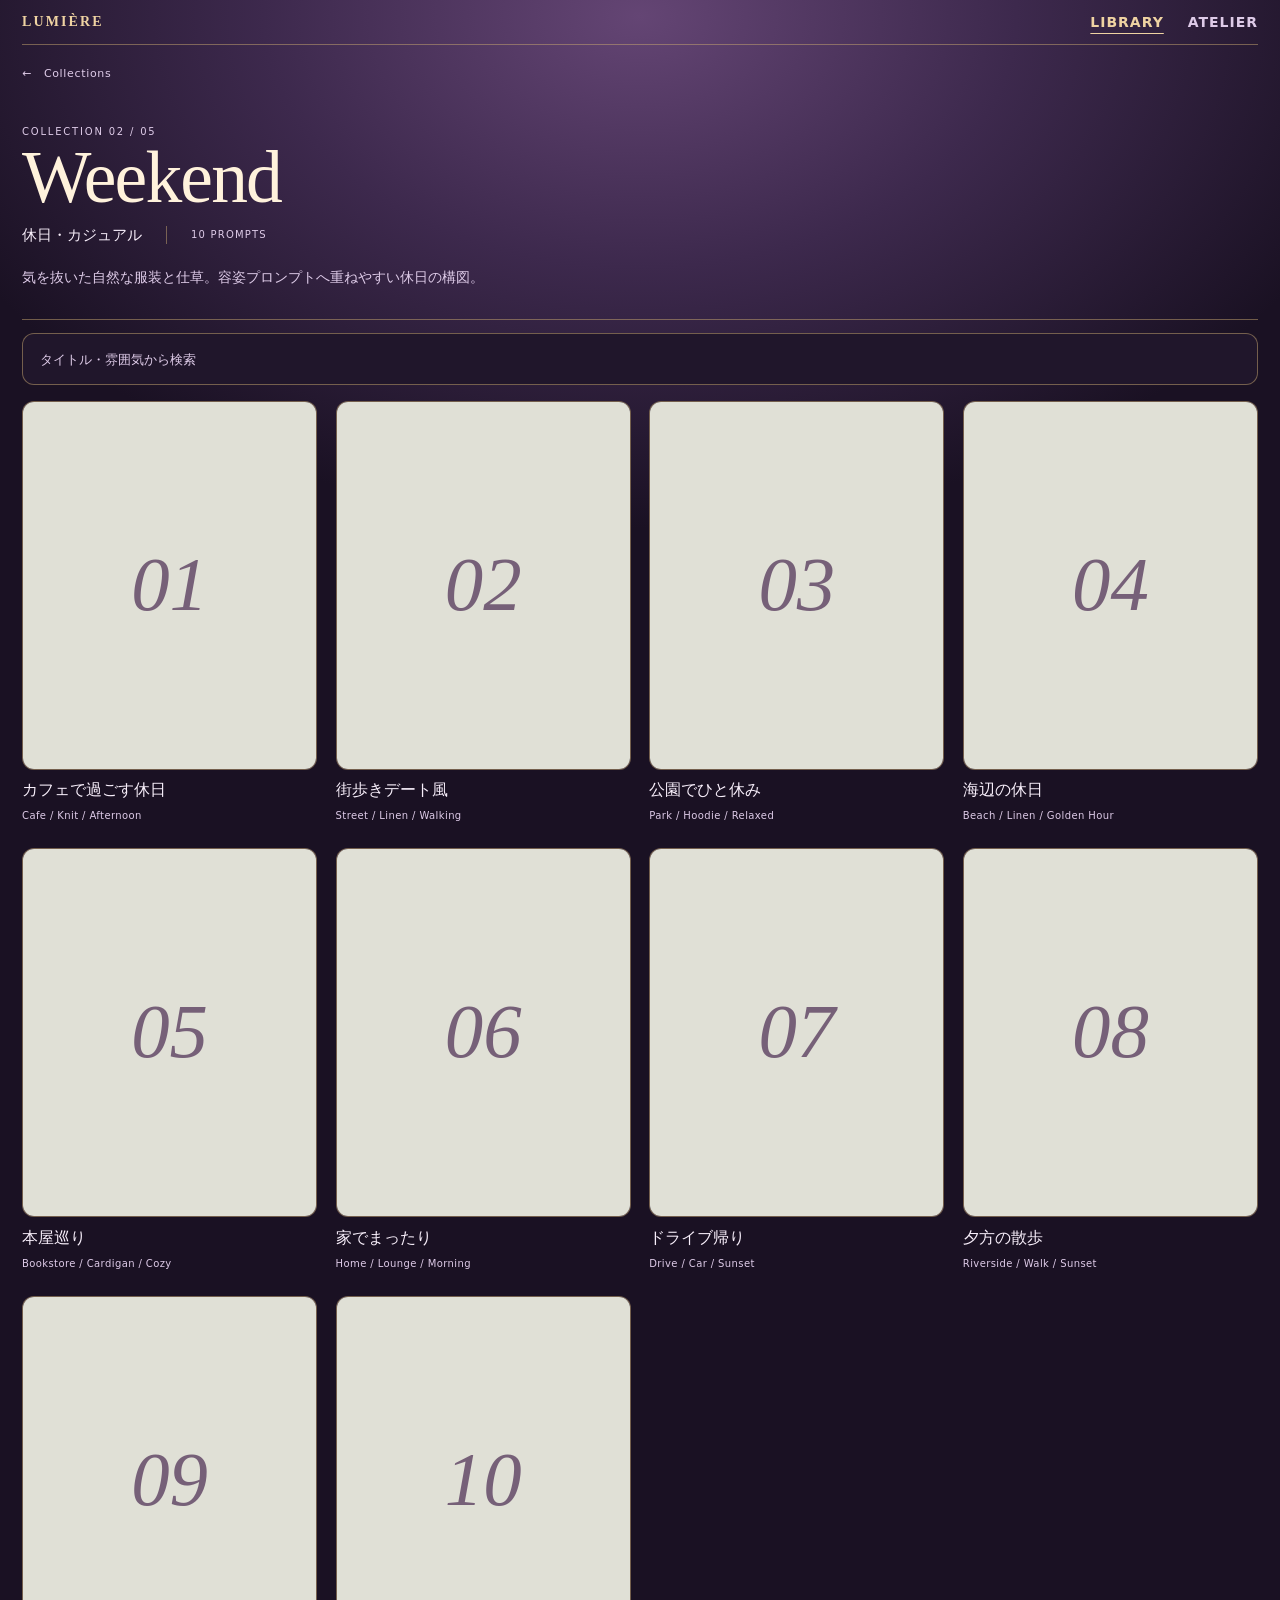
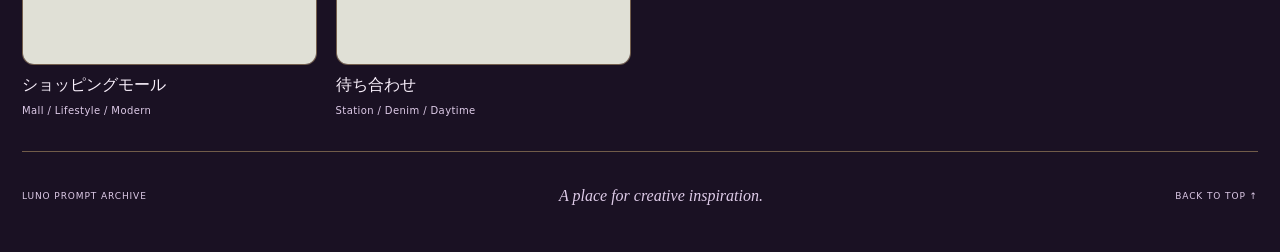
<file: library/weekend.html>
<!doctype html>
<html lang="ja">
<head>
<meta charset="utf-8">
<meta name="viewport" content="width=device-width,initial-scale=1,viewport-fit=cover">
<meta name="theme-color" content="#171020">
<title>休日・カジュアル | LUMIÈRE</title>
<link rel="stylesheet" href="style.css?v=moonlit-1">
<link rel="stylesheet" href="../studio.css?v=moonlit-1"><link rel="apple-touch-icon" href="../apple-touch-icon.png?v=trimmed"><link rel="icon" type="image/png" sizes="64x64" href="../favicon.png"></head>
<body class="archive" id="top">
<main class="shell">
<nav class="studio-nav" aria-label="サイト内ナビゲーション"><a href="../index.html">LUMIÈRE</a><a href="../library/" aria-current="page">LIBRARY</a><a href="../atelier.html">ATELIER</a></nav>

<a class="back" href="index.html">Collections</a>
<section class="collection-hero"><span class="eyebrow">COLLECTION 02 / 05</span><h1 lang="en">Weekend</h1><div class="collection-caption">休日・カジュアル<span>10 PROMPTS</span></div><p>気を抜いた自然な服装と仕草。容姿プロンプトへ重ねやすい休日の構図。</p></section>
<div class="toolbar"><input class="search" aria-label="プロンプトを検索" type="search" placeholder="タイトル・雰囲気から検索" oninput="filterTiles(this)"></div>
<section class="gallery" aria-label="プロンプト一覧"><button class="prompt-tile" data-search="カフェで過ごす休日 Cafe / Knit / Afternoon casual oversized knit, white T-shirt, relaxed straight denim, sneakers, wristwatch, coffee cup, sitting by a cafe window, one arm resting on the table, gentle smile, looking outside, warm afternoon sunlight, candid photography" data-prompt="{&quot;title&quot;: &quot;カフェで過ごす休日&quot;, &quot;tag&quot;: &quot;Cafe / Knit / Afternoon&quot;, &quot;prompt&quot;: &quot;casual oversized knit, white T-shirt, relaxed straight denim, sneakers, wristwatch, coffee cup, sitting by a cafe window, one arm resting on the table, gentle smile, looking outside, warm afternoon sunlight, candid photography&quot;}" onclick="openPrompt(this)">
      <div class="tile-visual"><div class="placeholder weekend-bg"><span>01</span></div></div>
      <div class="tile-title">カフェで過ごす休日</div>
      <div class="tile-tag">Cafe / Knit / Afternoon</div>
    </button><button class="prompt-tile" data-search="街歩きデート風 Street / Linen / Walking open collar linen shirt with rolled sleeves, beige slacks, leather sneakers, crossbody bag, walking through a shopping street, hands in pockets, glancing back over the shoulder, relaxed posture, natural daylight, candid shot" data-prompt="{&quot;title&quot;: &quot;街歩きデート風&quot;, &quot;tag&quot;: &quot;Street / Linen / Walking&quot;, &quot;prompt&quot;: &quot;open collar linen shirt with rolled sleeves, beige slacks, leather sneakers, crossbody bag, walking through a shopping street, hands in pockets, glancing back over the shoulder, relaxed posture, natural daylight, candid shot&quot;}" onclick="openPrompt(this)">
      <div class="tile-visual"><div class="placeholder weekend-bg"><span>02</span></div></div>
      <div class="tile-title">街歩きデート風</div>
      <div class="tile-tag">Street / Linen / Walking</div>
    </button><button class="prompt-tile" data-search="公園でひと休み Park / Hoodie / Relaxed simple hoodie, black jogger pants, sneakers, sitting on a park bench, stretching one arm across the backrest, crossed legs, soft smile, surrounded by greenery, peaceful afternoon" data-prompt="{&quot;title&quot;: &quot;公園でひと休み&quot;, &quot;tag&quot;: &quot;Park / Hoodie / Relaxed&quot;, &quot;prompt&quot;: &quot;simple hoodie, black jogger pants, sneakers, sitting on a park bench, stretching one arm across the backrest, crossed legs, soft smile, surrounded by greenery, peaceful afternoon&quot;}" onclick="openPrompt(this)">
      <div class="tile-visual"><div class="placeholder weekend-bg"><span>03</span></div></div>
      <div class="tile-title">公園でひと休み</div>
      <div class="tile-tag">Park / Hoodie / Relaxed</div>
    </button><button class="prompt-tile" data-search="海辺の休日 Beach / Linen / Golden Hour white linen shirt, light blue shorts, sandals, sunglasses hanging from the collar, standing by the shoreline, ocean breeze moving the clothes, one hand brushing through hair, relaxed expression, golden hour" data-prompt="{&quot;title&quot;: &quot;海辺の休日&quot;, &quot;tag&quot;: &quot;Beach / Linen / Golden Hour&quot;, &quot;prompt&quot;: &quot;white linen shirt, light blue shorts, sandals, sunglasses hanging from the collar, standing by the shoreline, ocean breeze moving the clothes, one hand brushing through hair, relaxed expression, golden hour&quot;}" onclick="openPrompt(this)">
      <div class="tile-visual"><div class="placeholder weekend-bg"><span>04</span></div></div>
      <div class="tile-title">海辺の休日</div>
      <div class="tile-tag">Beach / Linen / Golden Hour</div>
    </button><button class="prompt-tile" data-search="本屋巡り Bookstore / Cardigan / Cozy cardigan over a plain T-shirt, dark jeans, tote bag, holding several books, browsing bookshelves, side profile, relaxed stance, cozy bookstore atmosphere, warm indoor lighting" data-prompt="{&quot;title&quot;: &quot;本屋巡り&quot;, &quot;tag&quot;: &quot;Bookstore / Cardigan / Cozy&quot;, &quot;prompt&quot;: &quot;cardigan over a plain T-shirt, dark jeans, tote bag, holding several books, browsing bookshelves, side profile, relaxed stance, cozy bookstore atmosphere, warm indoor lighting&quot;}" onclick="openPrompt(this)">
      <div class="tile-visual"><div class="placeholder weekend-bg"><span>05</span></div></div>
      <div class="tile-title">本屋巡り</div>
      <div class="tile-tag">Bookstore / Cardigan / Cozy</div>
    </button><button class="prompt-tile" data-search="家でまったり Home / Lounge / Morning loose sweatshirt, comfortable lounge pants, barefoot, sitting on the sofa, holding a mug, one knee raised, looking toward the window, soft morning light, cozy room" data-prompt="{&quot;title&quot;: &quot;家でまったり&quot;, &quot;tag&quot;: &quot;Home / Lounge / Morning&quot;, &quot;prompt&quot;: &quot;loose sweatshirt, comfortable lounge pants, barefoot, sitting on the sofa, holding a mug, one knee raised, looking toward the window, soft morning light, cozy room&quot;}" onclick="openPrompt(this)">
      <div class="tile-visual"><div class="placeholder weekend-bg"><span>06</span></div></div>
      <div class="tile-title">家でまったり</div>
      <div class="tile-tag">Home / Lounge / Morning</div>
    </button><button class="prompt-tile" data-search="ドライブ帰り Drive / Car / Sunset black fitted T-shirt, light jacket tied around the waist, denim pants, sunglasses, leaning against a car, arms loosely crossed, relaxed smile, sunset sky, cinematic composition" data-prompt="{&quot;title&quot;: &quot;ドライブ帰り&quot;, &quot;tag&quot;: &quot;Drive / Car / Sunset&quot;, &quot;prompt&quot;: &quot;black fitted T-shirt, light jacket tied around the waist, denim pants, sunglasses, leaning against a car, arms loosely crossed, relaxed smile, sunset sky, cinematic composition&quot;}" onclick="openPrompt(this)">
      <div class="tile-visual"><div class="placeholder weekend-bg"><span>07</span></div></div>
      <div class="tile-title">ドライブ帰り</div>
      <div class="tile-tag">Drive / Car / Sunset</div>
    </button><button class="prompt-tile" data-search="夕方の散歩 Riverside / Walk / Sunset light cardigan, plain T-shirt, tapered pants, sneakers, walking along a riverside path, hands in pockets, looking toward the sunset, gentle breeze, calm atmosphere, candid composition" data-prompt="{&quot;title&quot;: &quot;夕方の散歩&quot;, &quot;tag&quot;: &quot;Riverside / Walk / Sunset&quot;, &quot;prompt&quot;: &quot;light cardigan, plain T-shirt, tapered pants, sneakers, walking along a riverside path, hands in pockets, looking toward the sunset, gentle breeze, calm atmosphere, candid composition&quot;}" onclick="openPrompt(this)">
      <div class="tile-visual"><div class="placeholder weekend-bg"><span>08</span></div></div>
      <div class="tile-title">夕方の散歩</div>
      <div class="tile-tag">Riverside / Walk / Sunset</div>
    </button><button class="prompt-tile" data-search="ショッピングモール Mall / Lifestyle / Modern zip-up jacket over a plain shirt, wide slacks, sneakers, shopping bags in one hand, standing beside an escalator, looking at the viewer with a relaxed smile, modern interior, casual lifestyle photography" data-prompt="{&quot;title&quot;: &quot;ショッピングモール&quot;, &quot;tag&quot;: &quot;Mall / Lifestyle / Modern&quot;, &quot;prompt&quot;: &quot;zip-up jacket over a plain shirt, wide slacks, sneakers, shopping bags in one hand, standing beside an escalator, looking at the viewer with a relaxed smile, modern interior, casual lifestyle photography&quot;}" onclick="openPrompt(this)">
      <div class="tile-visual"><div class="placeholder weekend-bg"><span>09</span></div></div>
      <div class="tile-title">ショッピングモール</div>
      <div class="tile-tag">Mall / Lifestyle / Modern</div>
    </button><button class="prompt-tile" data-search="待ち合わせ Station / Denim / Daytime casual denim jacket, white T-shirt, black slacks, sneakers, leaning against a station railing, checking a smartphone, one foot slightly forward, natural pose, bright daytime, candid photography" data-prompt="{&quot;title&quot;: &quot;待ち合わせ&quot;, &quot;tag&quot;: &quot;Station / Denim / Daytime&quot;, &quot;prompt&quot;: &quot;casual denim jacket, white T-shirt, black slacks, sneakers, leaning against a station railing, checking a smartphone, one foot slightly forward, natural pose, bright daytime, candid photography&quot;}" onclick="openPrompt(this)">
      <div class="tile-visual"><div class="placeholder weekend-bg"><span>10</span></div></div>
      <div class="tile-title">待ち合わせ</div>
      <div class="tile-tag">Station / Denim / Daytime</div>
    </button></section>
<div class="empty" id="emptyState" role="status">該当するプロンプトがありません。</div>

<footer class="footer"><a href="index.html">LUNO PROMPT ARCHIVE</a><span>A place for creative inspiration.</span><a href="#top">BACK TO TOP ↑</a></footer>
</main>

<div class="modal" id="promptModal" aria-hidden="true">
  <div class="modal-backdrop" onclick="closePrompt()"></div>
  <section class="modal-sheet" role="dialog" aria-modal="true" aria-labelledby="modalTitle" tabindex="-1">
    <div class="modal-grip"></div>
    <button class="modal-close" onclick="closePrompt()" aria-label="閉じる">×</button>
    <div class="modal-image-wrap"><img class="modal-image" id="modalImage" alt=""></div>
    <div class="modal-sub" id="modalSub"></div>
    <h2 id="modalTitle"></h2>
    <div class="gender-tabs" id="genderTabs"></div>
    <div class="prompt-box" id="promptText"></div>
    <button class="copy" id="copyButton" onclick="copyPrompt()">Promptをコピー</button><button class="copy-secondary" id="sendToAtelier" type="button">ATELIERで使う</button><p id="handoffError" role="status" hidden></p>
  </section>
</div>

<script src="app.js?v=lumiere-1"></script>
</body>
</html>
</file>
<file: studio.css>
:root {
  color-scheme: dark;
  --studio-bg: #1a1123;
  --studio-panel: #2b1d39;
  --studio-field: #20162b;
  --studio-text: #f8effb;
  --studio-muted: #decbe8;
  --studio-gold: #efd3a2;
  --studio-border: #8d7397;
  --studio-trim: #c8a77080;
  --studio-radius: 0.75rem;
  --studio-serif: 'Iowan Old Style', 'Palatino Linotype', 'Hiragino Mincho ProN', Georgia, 'Yu Mincho', serif;
  --studio-sans: system-ui, -apple-system, 'Hiragino Sans', 'Yu Gothic', sans-serif;
  --studio-glow: radial-gradient(ellipse 48rem 32rem at 50% 1rem, #644574 0%, #3d294d 49%, var(--studio-bg) 100%);
}

body.studio-home, body.archive, body.atelier {
  margin: 0;
  background: var(--studio-glow) no-repeat, var(--studio-bg);
  color: var(--studio-text);
  font-family: var(--studio-sans);
}

:where(.studio-home, .archive, .atelier) :is(a, button, input, textarea, select, summary):focus-visible {
  outline: 2px solid var(--studio-gold);
  outline-offset: 3px;
}

.studio-nav {
  box-sizing: border-box;
  display: flex;
  flex-wrap: wrap;
  align-items: center;
  column-gap: clamp(0.65rem, 3vw, 1.5rem);
  max-width: 1280px;
  width: 100%;
  margin: 0 auto;
  padding: env(safe-area-inset-top) max(0.85rem, env(safe-area-inset-right)) 0 max(0.85rem, env(safe-area-inset-left));
  border-bottom: 1px solid var(--studio-trim);
}

.archive .studio-nav { padding-inline: 0; }

.studio-nav a {
  display: inline-flex;
  align-items: center;
  min-height: 44px;
  color: var(--studio-muted);
  font: 600 clamp(0.75rem, 2.8vw, 0.875rem)/1.3 var(--studio-sans);
  letter-spacing: 0.07em;
  text-decoration: none;
}

.studio-nav a:first-child {
  margin-right: auto;
  color: var(--studio-gold);
  font-family: var(--studio-serif);
  letter-spacing: 0.15em;
}

.studio-nav a[aria-current="page"], .studio-nav a:hover {
  color: var(--studio-gold);
  text-decoration: underline;
  text-underline-offset: 0.45em;
}

.studio-home {
  min-height: 100vh;
  min-height: 100svh;
  display: flex;
  flex-direction: column;
  font: 1rem/1.55 var(--studio-sans);
}

.studio-landing {
  box-sizing: border-box;
  width: min(100%, 58rem);
  margin: auto;
  padding: clamp(1rem, 5svh, 3.25rem) max(1rem, env(safe-area-inset-right)) max(0.85rem, env(safe-area-inset-bottom)) max(1rem, env(safe-area-inset-left));
}

.studio-intro {
  position: relative;
  isolation: isolate;
  text-align: center;
  padding: 0.2rem 0;
}

.studio-moon {
  position: absolute;
  z-index: -1;
  right: 12%;
  top: -0.22em;
  color: #f4dbac;
  opacity: 0.55;
  font: 400 clamp(2.5rem, 9vw, 5.25rem)/1 var(--studio-serif);
  text-shadow: 0 0 1.35rem #f9dfbc88;
  pointer-events: none;
}

.studio-emblem {
  display: block;
  width: clamp(3.8rem, 11svh, 6rem);
  height: auto;
  margin: 0 auto 0.45rem;
  border-radius: 21%;
  box-shadow: 0 0 2.5rem #d6a4da45;
}

.studio-intro h1 {
  margin: 0;
  padding-inline-start: 0.13em;
  color: #fff2dc;
  font: 400 clamp(2.25rem, 10vw, 5rem)/1.06 var(--studio-serif);
  letter-spacing: 0.13em;
  text-shadow: 0 2px 1.45rem #e3b9e465;
}

.studio-subtitle {
  margin: 0.6rem 0 0;
  color: var(--studio-gold);
  font-size: 0.6875rem;
  letter-spacing: 0.15em;
}

.studio-copy {
  margin: 0.75rem 0 0;
  font: 1rem/1.65 var(--studio-serif);
  letter-spacing: 0.06em;
}

.studio-tools {
  display: grid;
  grid-template-columns: repeat(2, minmax(0, 1fr));
  gap: clamp(0.6rem, 2vw, 1.15rem);
  margin-top: clamp(1.25rem, 5svh, 2.75rem);
}

.studio-tools a {
  display: grid;
  justify-items: center;
  align-content: center;
  min-height: 7.7rem;
  padding: 0.8rem 0.45rem;
  border: 1px solid var(--studio-trim);
  border-radius: 4rem 4rem 0.6rem 0.6rem / 1.8rem 1.8rem 0.6rem 0.6rem;
  background: linear-gradient(155deg, #5a3d6b, #33213f 70%);
  box-shadow: inset 0 0 0 3px #24172f, 0 0.45rem 1.5rem #130a1c50;
  color: #fff1dc;
  text-align: center;
  text-decoration: none;
  transition: background-color 160ms, box-shadow 160ms, border-color 160ms;
}

.studio-tools a:is(:hover, :focus-visible, :active) {
  border-color: var(--studio-gold);
  box-shadow: inset 0 0 1.3rem #deb8e22e, 0 0.45rem 1.5rem #130a1c50;
}
.door-mark { color: var(--studio-gold); line-height: 1; }
.studio-tools h2 {
  margin: 0.3rem 0 0;
  font: 400 clamp(1.03rem, 4.6vw, 1.85rem)/1.2 var(--studio-serif);
}
.studio-tools p { margin: 0.28rem 0 0; color: var(--studio-muted); font-size: 0.75rem; }
.studio-tools .door-copy { color: var(--studio-text); font: 0.95rem/1.35 var(--studio-serif); }
.studio-footer { margin-top: 1rem; text-align: center; color: var(--studio-muted); font-size: 0.75rem; }

.atelier > header { padding: clamp(1rem, 4vw, 2rem) 0.75rem; border-color: var(--studio-trim); }
.atelier > header h1 { font: 400 clamp(2rem, 7vw, 3.7rem)/1.1 var(--studio-serif); color: #fff2dc; }
.atelier main {
  padding: 1rem max(0.75rem, env(safe-area-inset-right)) 2rem max(0.75rem, env(safe-area-inset-left));
}
.atelier .panel {
  background: linear-gradient(150deg, #392749, var(--studio-panel) 72%);
  border: 1px solid var(--studio-trim);
  border-radius: var(--studio-radius);
}
.atelier :is(h2, .panel > details > summary) {
  color: var(--studio-gold);
  font: 600 1.05rem/1.45 var(--studio-serif);
}
.atelier summary { cursor: pointer; }
.atelier label { font-size: 0.875rem; color: var(--studio-muted); }
.atelier :is(input, textarea, select, pre) {
  background: var(--studio-field);
  border-color: var(--studio-border);
  color: var(--studio-text);
  border-radius: var(--studio-radius);
}
.atelier :is(input, textarea, select) { font-size: 1rem; }
.atelier .cols { grid-template-columns: repeat(2, minmax(0, 1fr)); }
.atelier pre { font-size: 0.875rem; line-height: 1.65; }
.atelier :is(.quick-save, .character-editor, .import-details, .saved-card) {
  background: var(--studio-field);
  border-color: var(--studio-border);
  border-radius: var(--studio-radius);
}
.atelier button, .archive :is(.copy, .copy-secondary, .gender-tabs button, .modal-close) {
  min-height: 44px;
  border-radius: var(--studio-radius);
}
.atelier button.primary, .archive .copy, .archive .gender-tabs button.active {
  background: #ebc995;
  color: #281a30;
  border-color: var(--studio-gold);
}
.atelier button.secondary, .atelier button.choice, .archive .copy-secondary {
  background: #493258;
  color: var(--studio-text);
  border-color: var(--studio-border);
}
.atelier .choice.active, .atelier .saved-card.active {
  border-color: var(--studio-gold);
  background: #5a3e69;
}
.atelier :is(button.primary, button.secondary, button.choice):hover,
.archive :is(.copy, .copy-secondary):hover { filter: brightness(1.1); }
.atelier .saved-delete { flex-shrink: 0; }
.atelier #libraryHandoffStatus { color: var(--studio-gold); }
.atelier .actions > input[hidden] { display: none; }

@media (max-width: 520px) {
  .atelier .cols { grid-template-columns: minmax(0, 1fr); }
  .atelier .library { grid-template-columns: repeat(auto-fit, minmax(min(100%, 10.5rem), 1fr)); }
}

@media (prefers-reduced-motion: reduce) {
  .studio-tools a { transition: none; }
}
</file>
<file: library/style.css>
:root {
  --paper:var(--studio-bg);
  --surface:var(--studio-panel);
  --ink:var(--studio-text);

  --muted:var(--studio-muted);
  --line:var(--studio-trim);
  --gold:var(--studio-gold);
  --serif:var(--studio-serif);
}
* {
  box-sizing:border-box;
}
html {
  scroll-behavior:smooth;
  scroll-padding-top:24px;
}
body {
  margin:0;
  background:var(--paper);
  color:var(--ink);
  font-family:-apple-system,BlinkMacSystemFont,'Hiragino Sans','Yu Gothic',sans-serif;
  -webkit-text-size-adjust:100%;
}
body.lock {
  overflow:hidden;
}
button,input {
  font:inherit;
}
a {
  color:inherit;
}
button,a,input {
  -webkit-tap-highlight-color:transparent;
}
button {
  cursor:pointer;
}
button:focus-visible,a:focus-visible,input:focus-visible {
  outline:2px solid var(--ink);
  outline-offset:5px;
}
img {
  max-width:100%;
}
.shell {
  width:min(1280px,100%);
  margin:auto;
  padding:0 max(22px,env(safe-area-inset-right)) max(28px,env(safe-area-inset-bottom)) max(22px,env(safe-area-inset-left));
}
.site-head {
  height:100px;
  display:flex;
  align-items:center;
  justify-content:space-between;
  border-bottom:1px solid var(--line);
  gap:16px;
}
.brand {
  display:flex;
  flex-direction:column;
  width:94px;
  text-decoration:none;
  font:26px/.95 var(--serif);
  letter-spacing:.16em;
}
.brand-sub {
  font:10px/1.5 -apple-system,BlinkMacSystemFont,sans-serif;
  letter-spacing:.29em;
  margin-top:7px;
}
.head-link {
  display:flex;
  align-items:center;
  gap:22px;
  min-height:44px;
  text-decoration:none;
  font-size:11px;
  letter-spacing:.15em;
}
.head-link span {
  font-size:20px;
}
.eyebrow {
  display:block;
  font-size:10px;
  letter-spacing:.18em;
  line-height:1.7;
  color:var(--muted);
}
.hero {
  padding:82px 0 74px;
}
.hero h1 {
  font:400 clamp(68px,10.4vw,142px)/.97 var(--serif);
  letter-spacing:-.055em;
  margin:30px 0 34px;
}
.hero em {
  font-weight:400;
}
.hero-bottom {
  display:flex;
  align-items:end;
  justify-content:space-between;
  gap:24px;
}
.hero p {
  font-size:15px;
  line-height:2;
  margin:0;
  color:var(--muted);
}
.mobile-break {
  display:none;
}
.stats {
  display:flex;
  gap:30px;
  font-size:9px;
  letter-spacing:.12em;
  white-space:nowrap;
}
.stats span {
  display:flex;
  align-items:center;
  gap:10px;
}
.stats b {
  font:28px var(--serif);
  font-weight:400;
}
.section-heading {
  display:flex;
  align-items:center;
  justify-content:space-between;
  gap:16px;
  padding:23px 0 30px;
  border-top:1px solid var(--ink);
}
.section-heading h2 {
  font:400 30px var(--serif);
  letter-spacing:-.03em;
  margin:0;
}
.section-heading>span {
  font-size:9px;
  letter-spacing:.13em;
  color:var(--muted);
}
.collection-grid {
  display:grid;
  grid-template-columns:repeat(3,minmax(0,1fr));
  gap:50px 28px;
}
.collection-card {
  display:block;
  text-decoration:none;
  min-width:0;
}
.visual {
  aspect-ratio:3/4;
  border-radius:2px;
  overflow:hidden;
  background:#e8e1df;
  transition:opacity .2s;
}
.visual img {
  display:block;
  width:100%;
  height:100%;
  object-fit:contain;
}
.collection-card:hover .visual {
  opacity:.9;
}
.meta {
  position:relative;
  padding:17px 20px 0 0;
}
.num {
  display:flex;
  justify-content:space-between;
  gap:6px;
  font-size:9px;
  letter-spacing:.1em;
  color:var(--muted);
}
.num>span {
  letter-spacing:.03em;
}
.meta h2 {
  font:400 clamp(25px,2.8vw,36px)/1.12 var(--serif);
  letter-spacing:-.035em;
  margin:12px 0 8px;
  overflow-wrap:anywhere;
}
.meta p {
  font-size:12px;
  line-height:1.7;
  color:var(--muted);
  margin:0;
}
.card-arrow {
  position:absolute;
  bottom:0;
  right:0;
  font-size:21px;
}
.back {
  display:inline-flex;
  align-items:center;
  min-height:44px;
  margin-top:20px;
  font-size:11px;
  text-decoration:none;
  letter-spacing:.06em;
  color:var(--muted);
}
.back:before {
  content:'←';
  margin-right:12px;
}
.collection-hero {
  padding:44px 0 38px;
  max-width:920px;
}
.collection-hero h1 {
  font:400 clamp(48px,7.8vw,96px)/1.03 var(--serif);
  letter-spacing:-.045em;
  margin:20px 0 24px;
  overflow-wrap:anywhere;
}
.collection-caption {
  display:flex;
  flex-wrap:wrap;
  align-items:center;
  gap:12px 24px;
  font-size:15px;
  line-height:1.8;
}
.collection-caption span {
  font-size:10px;
  letter-spacing:.12em;
  color:var(--muted);
  border-left:1px solid var(--line);
  padding-left:24px;
}
.collection-hero p {
  max-width:670px;
  font-size:14px;
  line-height:2;
  color:var(--muted);
  margin:14px 0 0;
}
.toolbar {
  margin-bottom:32px;
  border-top:1px solid var(--line);
  padding-top:24px;
}
.search {
  display:block;
  width:100%;
  max-width:540px;
  min-height:50px;
  border:1px solid var(--line);
  border-radius:2px;
  background:var(--surface);
  padding:13px 17px;
  font-size:16px;
  line-height:1.5;
  color:var(--ink);
  appearance:none;
}
.search::placeholder {
  color:var(--muted);
  font-size:13px;
}
.gallery {
  display:grid;
  grid-template-columns:repeat(3,minmax(0,1fr));
  gap:36px 26px;
}
.prompt-tile {
  min-width:0;
  border:0;
  padding:0;
  background:transparent;
  color:inherit;
  text-align:left;
}
.tile-visual {
  aspect-ratio:3/4;
  border-radius:2px;
  overflow:hidden;
  position:relative;
  background:#e7e0e5;
  transition:opacity .2s;
}
.tile-visual img {
  display:block;
  width:100%;
  height:100%;
  object-fit:contain;
}
.prompt-tile:hover .tile-visual {
  opacity:.9;
}
.tile-visual:after {
  content:'VIEW ↗';
  position:absolute;
  right:10px;
  bottom:10px;
  font-size:9px;
  letter-spacing:.1em;
  padding:9px 10px;
  background:var(--surface);
  color:var(--ink);
}
.tile-title {
  font-size:16px;
  font-weight:500;
  line-height:1.7;
  margin:12px 0 4px;
  overflow-wrap:anywhere;
}
.tile-tag {
  font-size:10px;
  line-height:1.7;
  letter-spacing:.04em;
  color:var(--muted);
  overflow-wrap:anywhere;
}
.placeholder {
  height:100%;
  display:grid;
  place-items:center;
  background:#e5dce4;
}
.placeholder span {
  font:italic 400 clamp(46px,6vw,84px)/1 var(--serif);
  color:#766078;
}
.weekend-bg,.idol-bg-1 {
  background:#e0e0d6;
}
.spring-bg,.sweet-bg-2 {
  background:#e7dce2;
}
.summer-bg,.idol-bg-2 {
  background:#dfe5e7;
}
.autumn-bg,.sweet-bg-1 {
  background:#e7ddd1;
}
.winter-bg,.sweet-bg-3 {
  background:#dedbe6;
}
.sweet-bg-0 {
  background:#e2d6db;
}
.empty {
  display:none;
  padding:60px 0;
  font-size:14px;
  line-height:1.8;
  text-align:center;
  color:var(--muted);
}
.footer {
  display:flex;
  align-items:center;
  justify-content:space-between;
  flex-wrap:wrap;
  gap:22px;
  margin-top:90px;
  padding:28px 0 12px;
  border-top:1px solid var(--line);
  font-size:9px;
  letter-spacing:.1em;
  color:var(--muted);
}
.footer a {
  text-decoration:none;
  min-height:32px;
  display:inline-flex;
  align-items:center;
}
.footer>span {
  font:italic 16px var(--serif);
  letter-spacing:0;
}
.modal {
  position:fixed;
  inset:0;
  z-index:60;
  display:none;
}
.modal.open {
  display:block;
}
.modal-backdrop {
  position:absolute;
  inset:0;
  background:#21192788;
}
.modal-sheet {
  position:absolute;
  left:50%;
  top:50%;
  transform:translate(-50%,-50%);
  width:min(720px,calc(100% - 48px));
  max-height:88vh;
  max-height:88dvh;
  overflow:auto;
  overscroll-behavior:contain;
  background:var(--surface);
  border:1px solid var(--line);
  border-radius:4px;
  padding:26px 30px 30px;
  scroll-padding-top:68px;
}
.modal-grip {
  display:none;
}
.modal-close {
  display:block;
  position:sticky;
  top:0;
  margin:0 0 12px auto;
  width:44px;
  height:44px;
  border:1px solid var(--line);
  border-radius:2px;
  background:var(--surface);
  font-size:27px;
  line-height:1;
  color:var(--ink);
  z-index:2;
}
.modal-image {
  display:none;
  width:100%;
  height:48vh;
  max-height:48vh;
  object-fit:contain;
  background:var(--paper);
  border-radius:2px;
}
.modal-sub {
  font-size:10px;
  letter-spacing:.1em;
  text-transform:uppercase;
  line-height:1.8;
  color:var(--muted);
  margin-top:24px;
  overflow-wrap:anywhere;
}
.modal h2 {
  font-size:24px;
  font-weight:500;
  line-height:1.5;
  margin:7px 0 20px;
  overflow-wrap:anywhere;
}
.gender-tabs {
  display:flex;
  gap:8px;
  margin:20px 0;
}
.gender-tabs button {
  min-width:90px;
  min-height:44px;
  padding:10px 18px;
  border:1px solid var(--line);
  border-radius:2px;
  background:var(--surface);
  color:var(--ink);
  font-size:13px;
}
.gender-tabs button.active {
  background:var(--ink);
  border-color:var(--ink);
  color:var(--surface);
}
.prompt-box {
  white-space:pre-wrap;
  overflow-wrap:anywhere;
  background:var(--paper);
  border:1px solid var(--line);
  border-radius:2px;
  padding:18px;
  font:13px/1.9 ui-monospace,SFMono-Regular,Menlo,monospace;
  color:var(--ink);
}
.copy,.copy-secondary {
  display:block;
  width:100%;
  min-height:48px;
  border:1px solid var(--ink);
  border-radius:2px;
  padding:13px;
  background:var(--ink);
  color:var(--surface);
  font-size:13px;
  line-height:1.6;
  margin-top:10px;
}
.copy:hover,.copy-secondary:hover {
  background:#514059;
}
.quality-section {
  margin-top:26px;
}
.quality-label {
  font-size:10px;
  letter-spacing:.12em;
  text-transform:uppercase;
  color:var(--muted);
  margin:0 0 10px;
}
.sr-only {
  position:absolute;
  width:1px;
  height:1px;
  padding:0;
  margin:-1px;
  overflow:hidden;
  clip:rect(0,0,0,0);
  white-space:nowrap;
  border:0;
}
@media(min-width:1500px) {
  .collection-grid {
    grid-template-columns:repeat(4,minmax(0,1fr));
  }
}
@media(max-width:719px) {
  .site-head {
    height:84px;
  }
  .brand {
    font-size:23px;
  }
  .brand-sub {
    font-size:9px;
  }
  .head-link {
    font-size:10px;
    gap:14px;
  }
  .hero {
    padding:58px 0 48px;
  }
  .hero h1 {
    font-size:clamp(64px,13.5vw,96px);
    margin:26px 0;
  }
  .hero .eyebrow {
    font-size:8px;
    letter-spacing:.13em;
  }
  .hero-bottom {
    align-items:start;
    flex-direction:column;
    gap:25px;
  }
  .hero p {
    font-size:13px;
  }
  .stats {
    gap:24px;
    font-size:8px;
  }
  .stats b {
    font-size:23px;
  }
  .section-heading {
    padding:21px 0 24px;
  }
  .section-heading h2 {
    font-size:25px;
  }
  .section-heading>span {
    font-size:8px;
  }
  .collection-grid {
    grid-template-columns:repeat(2,minmax(0,1fr));
    gap:30px 15px;
  }
  .meta {
    padding:12px 0 0;
  }
  .num {
    font-size:7px;
    letter-spacing:.03em;
  }
  .meta h2 {
    font-size:clamp(22px,5.9vw,35px);
    margin:10px 0 6px;
  }
  .meta p {
    font-size:10px;
    padding-right:14px;
  }
  .card-arrow {
    font-size:16px;
  }
  .collection-hero {
    padding:30px 0;
  }
  .collection-hero h1 {
    font-size:clamp(43px,11.4vw,72px);
  }
  .collection-caption {
    font-size:13px;
    gap:10px;
  }
  .collection-caption span {
    font-size:9px;
    padding-left:10px;
  }
  .collection-hero p {
    font-size:13px;
  }
  .toolbar {
    margin-bottom:24px;
  }
  .gallery {
    grid-template-columns:repeat(2,minmax(0,1fr));
    gap:26px 14px;
  }
  .tile-title {
    font-size:13px;
    margin-top:10px;
  }
  .tile-tag {
    font-size:9px;
    letter-spacing:0;
  }
  .tile-visual:after {
    font-size:7px;
    padding:7px;
    right:7px;
    bottom:7px;
  }
  .footer {
    margin-top:58px;
    gap:14px;
    font-size:8px;
  }
  .footer>span {
    flex-basis:100%;
    order:3;
    font-size:15px;
  }
  .modal-sheet {
    left:0;
    right:0;
    top:auto;
    bottom:0;
    transform:none;
    width:100%;
    max-height:93vh;
    max-height:93dvh;
    border-radius:14px 14px 0 0;
    padding:12px max(20px,env(safe-area-inset-right)) calc(24px + env(safe-area-inset-bottom)) max(20px,env(safe-area-inset-left));
  }
  .modal-grip {
    display:block;
    width:36px;
    height:3px;
    background:var(--line);
    margin:0 auto 9px;
    border-radius:3px;
  }
  .modal-close {
    margin-bottom:10px;
  }
  .modal h2 {
    font-size:21px;
  }
  .prompt-box {
    font-size:12px;
    padding:14px;
  }
  .modal-image {
    height:42vh;
    max-height:42vh;
  }
}
@media(max-width:359px) {
  .shell {
    padding-left:16px;
    padding-right:16px;
  }
  .collection-grid,.gallery {
    column-gap:12px;
  }
  .num {
    flex-wrap:wrap;
    gap:5px;
  }
  .meta h2 {
    font-size:22px;
  }
  .section-heading h2 {
    font-size:23px;
  }
  .section-heading>span {
    font-size:7px;
  }
}
@media(prefers-reduced-motion:reduce) {
  html {
    scroll-behavior:auto;
  }
  *,*:before,*:after {
    animation:none!important;
    transition:none!important;
  }
}

/* Collection layout and controls */
.hero { padding: clamp(1.15rem, 4vw, 2.5rem) 0; }
.hero h1, .collection-hero h1 {
  margin: 0 0 0.35rem;
  font-size: clamp(2.05rem, 8vw, 4.6rem);
  letter-spacing: -0.025em;
  overflow-wrap: anywhere;
  color: #fff2dc;
}
.hero p { font-size: 1rem; }
.collection-hero { padding: clamp(0.5rem, 3vw, 1.75rem) 0; }
.back { margin-top: 0.4rem; }
.toolbar { padding-top: 0.8rem; margin-bottom: 1rem; }
.search {
  max-width: 100%;
  min-height: 46px;
  border-radius: var(--studio-radius);
  font-size: 1rem;
  background: var(--studio-field);
}
.section-heading { padding: 1rem 0; border-color: var(--line); }
.collection-grid { gap: 1.15rem 0.75rem; }
.collection-card {
  border: 1px solid var(--line);
  border-radius: var(--studio-radius);
  background: var(--surface);
}
.collection-card .visual { aspect-ratio: 1 / 1; }
.visual, .tile-visual {
  background: var(--studio-field);
  border-radius: var(--studio-radius);
}
.card-arrow, .tile-visual:after { display: none; }
.meta { padding: 0.6rem; }
.meta h2 { font-size: clamp(1.06rem, 4vw, 1.7rem); margin: 0.35rem 0; }
.gallery { gap: clamp(0.9rem, 3vw, 1.5rem) clamp(0.6rem, 2vw, 1.15rem); }
.tile-visual { aspect-ratio: 4/5; border: 1px solid var(--line); }
.tile-title { margin-top: 0.4rem; }
.modal-sheet { background: #30213d; border-color: var(--studio-border); }
.prompt-box {
  background: var(--studio-field);
  border: 1px solid var(--studio-border);
  border-radius: var(--studio-radius);
  font-size: 0.875rem;
  line-height: 1.65;
}
.footer { margin-top: 2rem; }
@media (min-width: 950px) {
  .gallery { grid-template-columns: repeat(4, minmax(0, 1fr)); }
}
@media (max-width: 719px) {
  .shell {
    padding-left: max(0.85rem, env(safe-area-inset-left));
    padding-right: max(0.85rem, env(safe-area-inset-right));
  }
}
</file>
